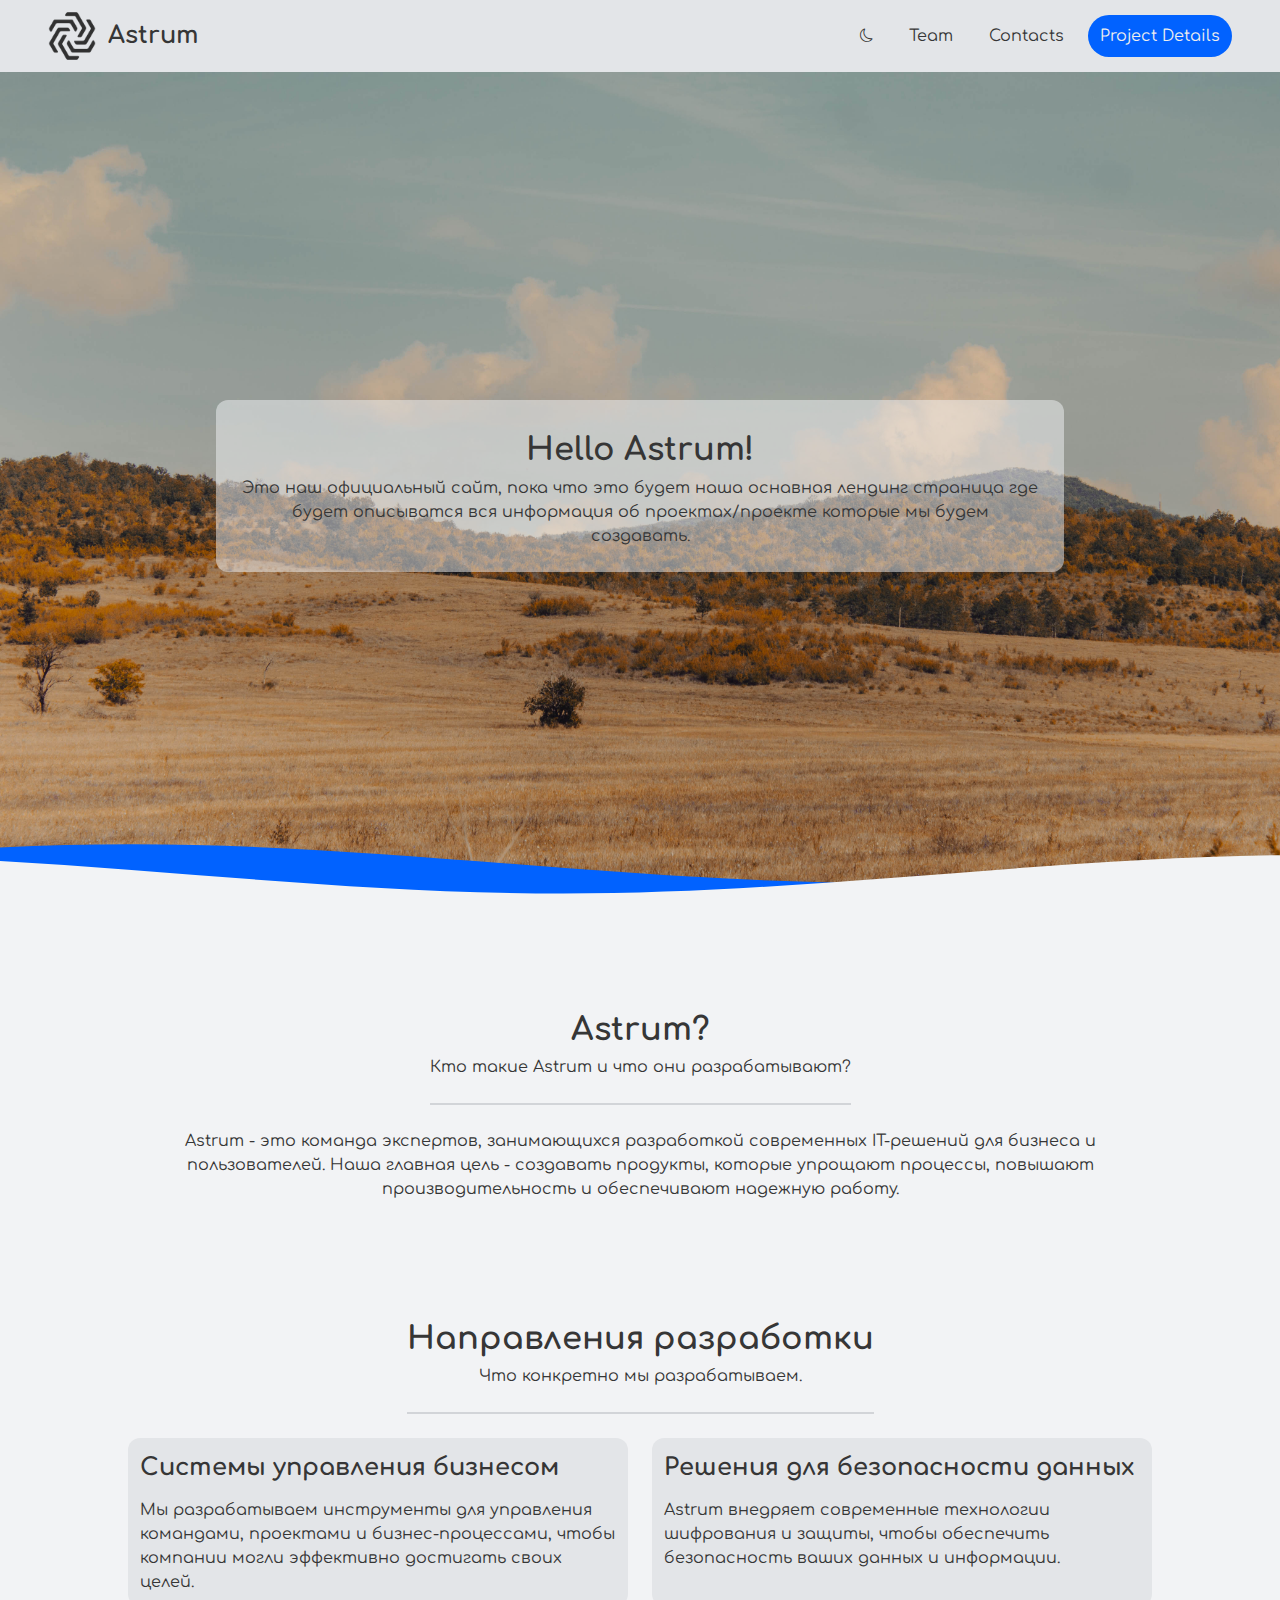
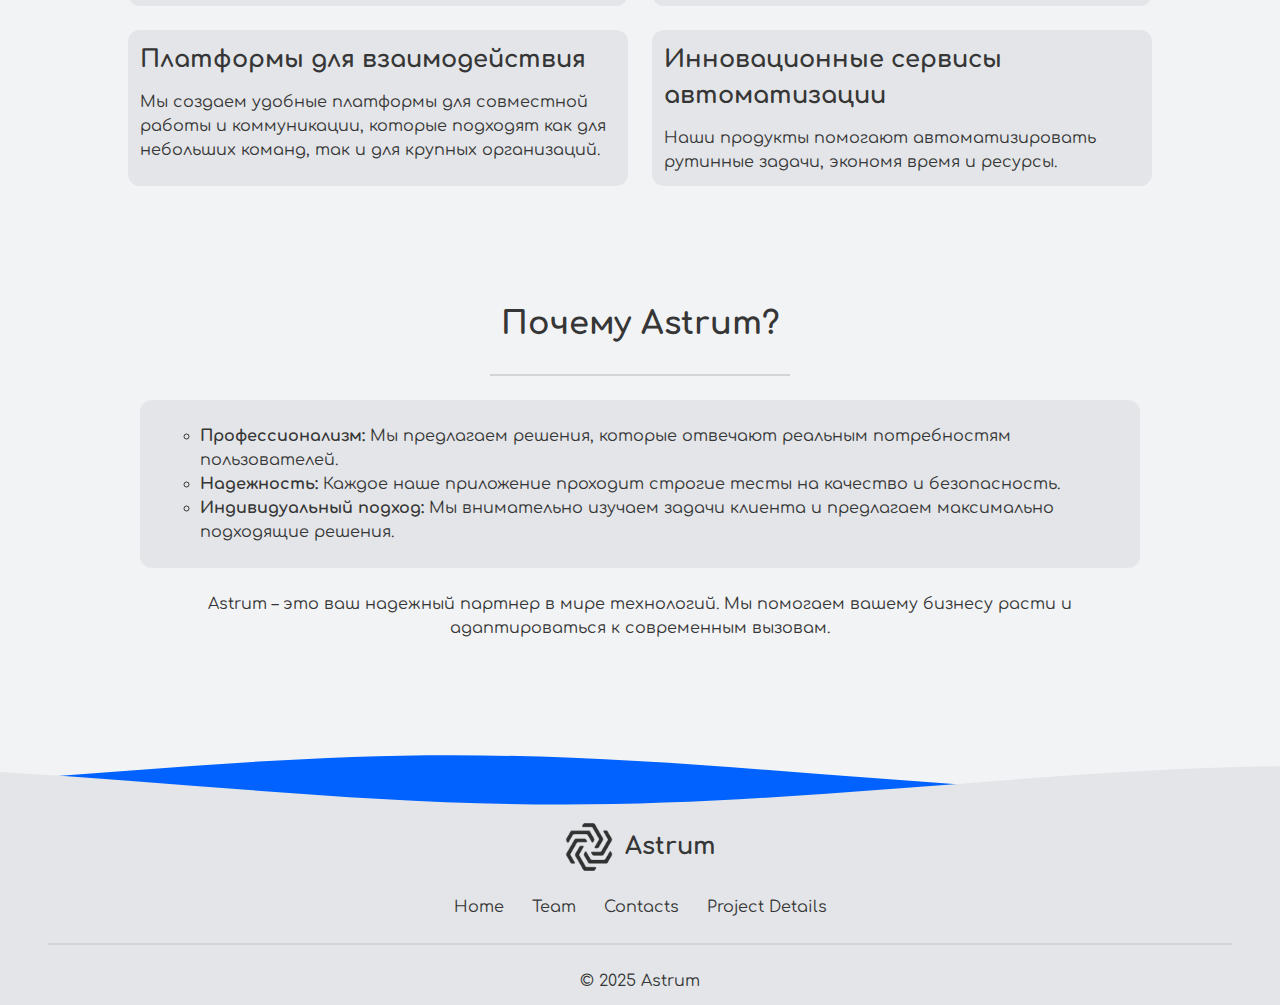
<file: index.html>
<!DOCTYPE html>
<html lang="ru">
    <head>
        <meta charset="UTF-8">
        <meta name="description" content="Astrum offers innovative technology solutions, specializing in cutting-edge software development, IT consulting, and digital transformation services to help businesses achieve success in the digital age. Explore our expertise in technology-driven growth today.">
        <meta name="keywords" content="Astrum, Projects, ASPNET, Team, Teams, Organization, Organizations, Project, Projects, Student, Students">
        <meta name="author" content="Akutor">
        <meta name="viewport" content="width=device-width, initial-scale=1.0">
        <link rel="icon" href="./favicon.ico" type="image/x-icon" />
        <title>Home | Astrum</title>
        <link rel="stylesheet" href="./css/main.css">
        <link rel="stylesheet" href="./css/default/navbar.css">
        <link rel="stylesheet" href="./css/default/footer.css">
        <link id="theme-link" rel="stylesheet" href="/css/themes/light.css">
        <link rel="stylesheet" href="./css/fonts/comfortaa.css">
    </head>
    <body>
        <header>
            <nav>
                <ul>
                    <li><div class="team-logo team-logo-medium" alt="Astrum Logo" /></li>
                    <li><h2>Astrum</h2></li>
                </ul>
                <ul>
                    <li><button id="theme-toggle-button"><span class="ai ai-moon"></span></button></a></li>
                    <li><a href="./team">Team</a></li>
                    <li><a href="./contacts">Contacts</a></li>
                    <li><a class="a-selected" href="./project-details">Project Details</a></li>
                </ul>
            </nav>
        </header>
        <main>
            <div class="main-content">
                <div class="m-8px main-content-container">
                    <h1>Hello Astrum!</h1>
                    <p>Это наш официальный сайт, пока что это будет наша оснавная лендинг страница где будет описыватся вся информация об проектах/проекте которые мы будем создавать.</p>
                </div>
                <div class="waves-container">
                    <svg style="bottom: 0; position: absolute;" class="waves animated" xmlns="http://www.w3.org/2000/svg" xmlns:xlink="http://www.w3.org/1999/xlink" viewBox="0 24 150 28" preserveAspectRatio="none">
                        <defs>
                            <path id="wave" d="M-160 44c30 0 58-18 88-18s 58 18 88 18 58-18 88-18 58 18 88 18 v44h-352z"></path>
                        </defs>
                        <g class="wave-set">
                            <g class="wave-1-container">
                                <use xlink:href="#wave" x="50" y="0" class="wave-3"></use>
                            </g>
                            <g class="wave-2-container">
                                <use xlink:href="#wave" x="50" y="5" class="wave-2"></use>
                            </g>
                        </g>
                    </svg>
                </div>
            </div>
            <br /><br /><br /><br />
            <div class="m-8px title-container">
                <div class="title-container-content">
                    <h1>Astrum?</h1>
                    <p>Кто такие Astrum и что они разрабатывают?</p>
                    <br />
                    <hr />
                </div>
            </div>
            <div class="m-8px content">
                <div class="content-container">
                    <p>Astrum - это команда экспертов, занимающихся разработкой современных IT-решений для бизнеса и пользователей. Наша главная цель - создавать продукты, которые упрощают процессы, повышают производительность и обеспечивают надежную работу.</p>
                </div>
            </div>
            <br /><br /><br /><br />
            <div class="m-8px title-container">
                <div class="title-container-content">
                    <h1>Направления разработки</h1>
                    <p>Что конкретно мы разрабатываем.</p>
                    <br />
                    <hr />
                </div>
            </div>
            <div class="m-8px cards-container">
                <div class="card">
                    <h2>Системы управления бизнесом</h2>
                    <p>Мы разрабатываем инструменты для управления командами, проектами и бизнес-процессами, чтобы компании могли эффективно достигать своих целей.</p>
                </div>
                <div class="card">
                    <h2>Решения для безопасности данных</h2>
                    <p>Astrum внедряет современные технологии шифрования и защиты, чтобы обеспечить безопасность ваших данных и информации.</p>
                </div>
                <div class="card">
                    <h2>Платформы для взаимодействия</h2>
                    <p>Мы создаем удобные платформы для совместной работы и коммуникации, которые подходят как для небольших команд, так и для крупных организаций.</p>
                </div>
                <div class="card">
                    <h2>Инновационные сервисы автоматизации</h2>
                    <p>Наши продукты помогают автоматизировать рутинные задачи, экономя время и ресурсы.</p>
                </div>
            </div>
            <br /><br /><br /><br />
            <div class="m-8px title-container">
                <div class="title-container-content">
                    <h1>Почему Astrum?</h1>
                    <br />
                    <hr />
                </div>
            </div>
            <div class="m-8px content">
                <div class="content-container">
                    <div class="card">
                        <p>
                            <ul style="margin-left: 48px;">
                                <li style="list-style: circle;"><p><strong>Профессионализм:</strong> Мы предлагаем решения, которые отвечают реальным потребностям пользователей.</p></li>
                                <li style="list-style: circle;"><p><strong>Надежность:</strong> Каждое наше приложение проходит строгие тесты на качество и безопасность.</p></li>
                                <li style="list-style: circle;"><p><strong>Индивидуальный подход:</strong> Мы внимательно изучаем задачи клиента и предлагаем максимально подходящие решения.</p></li>
                            </ul>
                        </p>
                    </div>
                    <br />
                    <p>Astrum – это ваш надежный партнер в мире технологий. Мы помогаем вашему бизнесу расти и адаптироваться к современным вызовам.</p>
                </div>
            </div>
            <br /><br /><br /><br />
            <div class="waves-container">
                <svg style="transform: translateY(7px);" class="waves animated" xmlns="http://www.w3.org/2000/svg" xmlns:xlink="http://www.w3.org/1999/xlink" viewBox="0 24 150 28" preserveAspectRatio="none">
                    <defs>
                        <path id="wave" d="M-160 44c30 0 58-18 88-18s 58 18 88 18 58-18 88-18 58 18 88 18 v44h-352z"></path>
                    </defs>
                    <g class="wave-set">
                        <g class="wave-3-container">
                            <use xlink:href="#wave" x="50" y="0" class="wave-1"></use>
                        </g>
                        <g class="wave-4-container">
                            <use xlink:href="#wave" x="50" y="5" class="wave-4"></use>
                        </g>
                    </g>
                </svg>
            </div>
        </main>
        <footer>
            <div class="footer-logo">
                <ul>
                    <li><div class="team-logo team-logo-medium" alt="Astrum Logo" /></li>
                    <li><h2>Astrum</h2></li>
                </ul>
            </div>
            <div class="footer-links">
                <ul>
                    <li><a class="button" href="./home.html">Home</a></li>
                    <li><a class="button" href="./team.html">Team</a></li>
                    <li><a class="button" href="./contacts.html">Contacts</a></li>
                    <li><a class="button" href="./project-details.html">Project Details</a></li>
                </ul>
            </div>
            <hr>
            <div class="footer-contacts">
                <p>&copy; 2025 Astrum</p>
            </div>
        </footer>
        <script src="./js/change_theme.js"></script>
        <script src="./js/navbar-height.js"></script>
    </body>
</html>
</file>
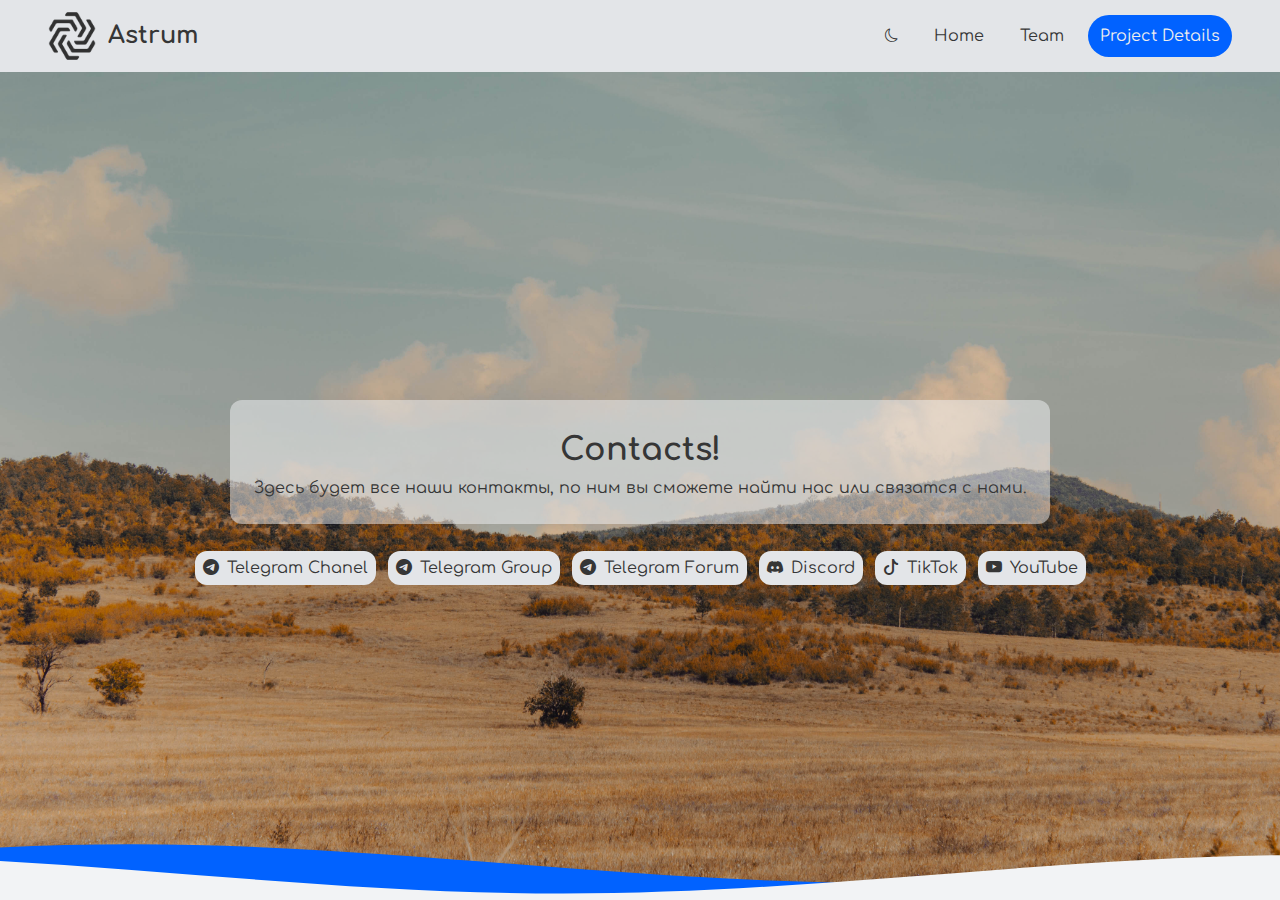
<file: contacts.html>
<!DOCTYPE html>
<html lang="ru">
    <head>
        <meta charset="UTF-8">
        <meta name="viewport" content="width=device-width, initial-scale=1.0">
        <link rel="icon" href="./favicon.ico" type="image/x-icon" />
        <meta name="description" content="Get in touch with Astrum. Whether you need expert IT consulting, software development, or digital transformation services, our team is ready to help your business grow. Contact us today!">
        <meta name="keywords" content="Astrum, Projects, ASPNET, Team, Teams, Organization, Organizations, Project, Projects, Student, Students">
        <meta name="author" content="Akutor">
        <title>Contacts | Astrum</title>
        <link rel="stylesheet" href="./css/main.css">
        <link rel="stylesheet" href="./css/default/navbar.css">
        <link rel="stylesheet" href="./css/default/footer.css">
        <link rel="stylesheet" href="./css/fonts/icons.css">
        <link id="theme-link" rel="stylesheet" href="/css/themes/light.css">
        <link rel="stylesheet" href="./css/fonts/comfortaa.css">
    </head>
    <body>
        <header>
            <nav>
                <ul>
                    <li><div class="team-logo team-logo-medium" alt="Astrum Logo" /></li>
                    <li><h2>Astrum</h2></li>
                </ul>
                <ul>
                    <li><button id="theme-toggle-button"><span class="ai ai-moon"></span></button></a></li>
                    <li><a href="./">Home</a></li>
                    <li><a href="./team">Team</a></li>
                    <li><a class="a-selected" href="./project-details">Project Details</a></li>
                </ul>
            </nav>
        </header>
        <main>
            <div class="main-content">
                <div class="m-8px main-content-container">
                    <h1>Contacts!</h1>
                    <p>Здесь будет все наши контакты, по ним вы сможете найти нас или связатся с нами.</p>
                </div>
                <br />
                <div>
                    <ul style="display: flex; flex-wrap: wrap;justify-content: center; grid-gap: 12px;">
                        <li><a class="a-selected-light button" href="https://t.me/astrum_dev"><span class="ai ai-telegram"></span>Telegram Chanel</a></li>
                        <li><a class="a-selected-light button" href="https://t.me/+f3cpnGwHVQAwNzk6"><span class="ai ai-telegram"></span>Telegram Group</a></li>
                        <li><a class="a-selected-light button" href="https://t.me/astrumComm"><span class="ai ai-telegram"></span>Telegram Forum</a></li>
                        <li><a class="a-selected-light button" href="https://discord.gg/7ZmsjZNkY4"><span class="ai ai-discord"></span>Discord</a></li>
                        <li><a class="a-selected-light button" href="https://www.tiktok.com/@astrum_std"><span class="ai ai-tiktok"></span>TikTok</a></li>
                        <li><a class="a-selected-light button" href="https://www.youtube.com/@astrum-std"><span class="ai ai-youtube"></span>YouTube</a></li>
                    </ul>
                </div>
                <div class="waves-container">
                    <svg style="bottom: 0; position: absolute;" class="waves animated" xmlns="http://www.w3.org/2000/svg" xmlns:xlink="http://www.w3.org/1999/xlink" viewBox="0 24 150 28" preserveAspectRatio="none">
                        <defs>
                            <path id="wave" d="M-160 44c30 0 58-18 88-18s 58 18 88 18 58-18 88-18 58 18 88 18 v44h-352z"></path>
                        </defs>
                        <g class="wave-set">
                            <g class="wave-1-container">
                                <use xlink:href="#wave" x="50" y="0" class="wave-3"></use>
                            </g>
                            <g class="wave-2-container">
                                <use xlink:href="#wave" x="50" y="5" class="wave-2"></use>
                            </g>
                        </g>
                    </svg>
                </div>
            </div>
        </main>
        <script src="./js/change_theme.js"></script>
        <script src="./js/navbar-height.js"></script>
    </body>
</html>
</file>
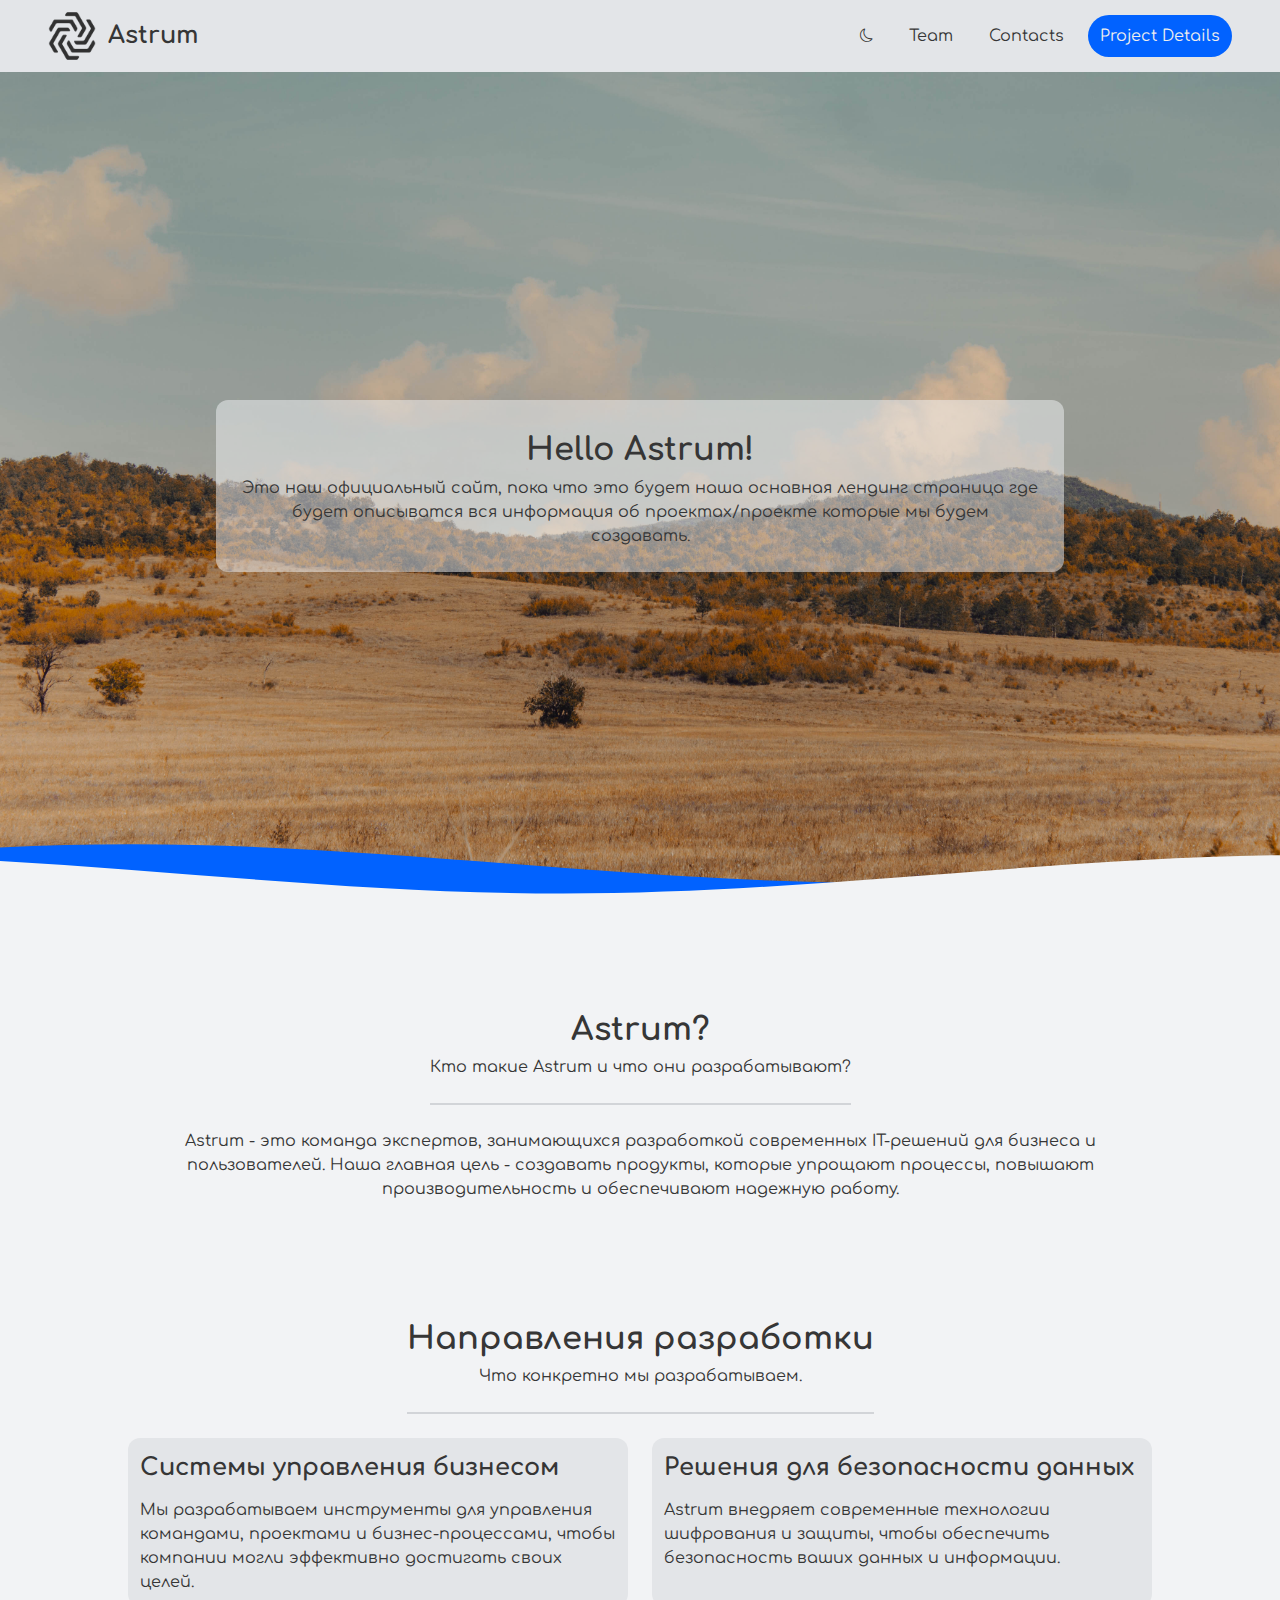
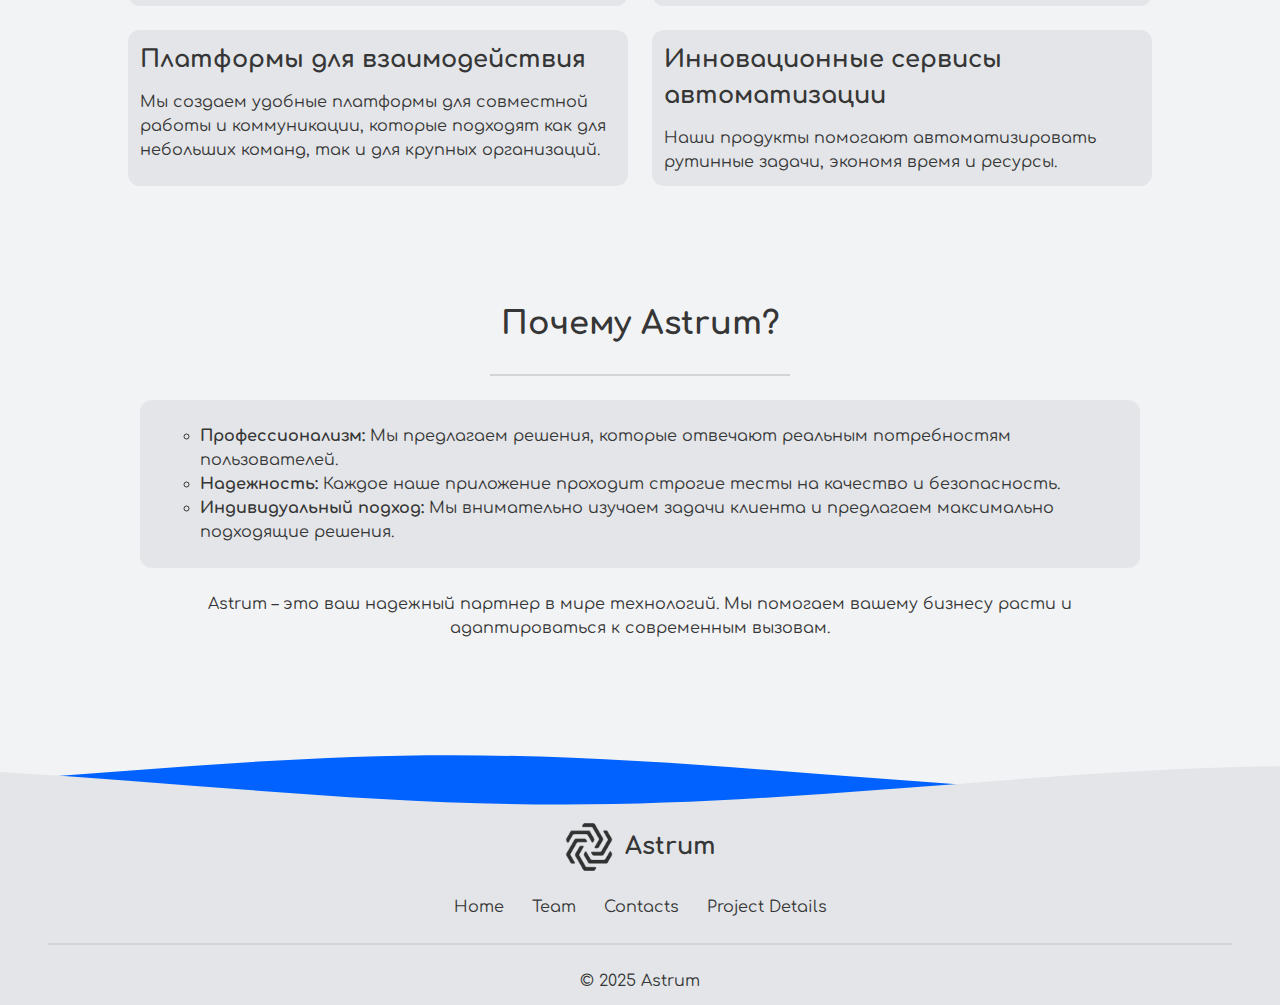
<file: home.html>
<!DOCTYPE html>
<html lang="ru">
    <head>
        <meta charset="UTF-8">
        <meta name="viewport" content="width=device-width, initial-scale=1.0">
        <link rel="icon" href="./favicon.ico" type="image/x-icon" />
        <title>Home | Astrum</title>
        <link rel="stylesheet" href="./css/main.css">
        <link rel="stylesheet" href="./css/default/navbar.css">
        <link rel="stylesheet" href="./css/default/footer.css">
        <link id="theme-link" rel="stylesheet" href="/css/themes/light.css">
        <link rel="stylesheet" href="./css/fonts/comfortaa.css">
    </head>
    <body>
        <header>
            <nav>
                <ul>
                    <li><div class="team-logo team-logo-medium" alt="Astrum Logo" /></li>
                    <li><h2>Astrum</h2></li>
                </ul>
                <ul>
                    <li><button id="theme-toggle-button"><span class="ai ai-moon"></span></button></a></li>
                    <li><a href="./team">Team</a></li>
                    <li><a href="./contacts">Contacts</a></li>
                    <li><a class="a-selected" href="./project-details">Project Details</a></li>
                </ul>
            </nav>
        </header>
        <main>
            <div class="main-content">
                <div class="m-8px main-content-container">
                    <h1>Hello Astrum!</h1>
                    <p>Это наш официальный сайт, пока что это будет наша оснавная лендинг страница где будет описыватся вся информация об проектах/проекте которые мы будем создавать.</p>
                </div>
                <div class="waves-container">
                    <svg style="bottom: 0; position: absolute;" class="waves animated" xmlns="http://www.w3.org/2000/svg" xmlns:xlink="http://www.w3.org/1999/xlink" viewBox="0 24 150 28" preserveAspectRatio="none">
                        <defs>
                            <path id="wave" d="M-160 44c30 0 58-18 88-18s 58 18 88 18 58-18 88-18 58 18 88 18 v44h-352z"></path>
                        </defs>
                        <g class="wave-set">
                            <g class="wave-1-container">
                                <use xlink:href="#wave" x="50" y="0" class="wave-3"></use>
                            </g>
                            <g class="wave-2-container">
                                <use xlink:href="#wave" x="50" y="5" class="wave-2"></use>
                            </g>
                        </g>
                    </svg>
                </div>
            </div>
            <br /><br /><br /><br />
            <div class="m-8px title-container">
                <div class="title-container-content">
                    <h1>Astrum?</h1>
                    <p>Кто такие Astrum и что они разрабатывают?</p>
                    <br />
                    <hr />
                </div>
            </div>
            <div class="m-8px content">
                <div class="content-container">
                    <p>Astrum - это команда экспертов, занимающихся разработкой современных IT-решений для бизнеса и пользователей. Наша главная цель - создавать продукты, которые упрощают процессы, повышают производительность и обеспечивают надежную работу.</p>
                </div>
            </div>
            <br /><br /><br /><br />
            <div class="m-8px title-container">
                <div class="title-container-content">
                    <h1>Направления разработки</h1>
                    <p>Что конкретно мы разрабатываем.</p>
                    <br />
                    <hr />
                </div>
            </div>
            <div class="m-8px cards-container">
                <div class="card">
                    <h2>Системы управления бизнесом</h2>
                    <p>Мы разрабатываем инструменты для управления командами, проектами и бизнес-процессами, чтобы компании могли эффективно достигать своих целей.</p>
                </div>
                <div class="card">
                    <h2>Решения для безопасности данных</h2>
                    <p>Astrum внедряет современные технологии шифрования и защиты, чтобы обеспечить безопасность ваших данных и информации.</p>
                </div>
                <div class="card">
                    <h2>Платформы для взаимодействия</h2>
                    <p>Мы создаем удобные платформы для совместной работы и коммуникации, которые подходят как для небольших команд, так и для крупных организаций.</p>
                </div>
                <div class="card">
                    <h2>Инновационные сервисы автоматизации</h2>
                    <p>Наши продукты помогают автоматизировать рутинные задачи, экономя время и ресурсы.</p>
                </div>
            </div>
            <br /><br /><br /><br />
            <div class="m-8px title-container">
                <div class="title-container-content">
                    <h1>Почему Astrum?</h1>
                    <br />
                    <hr />
                </div>
            </div>
            <div class="m-8px content">
                <div class="content-container">
                    <div class="card">
                        <p>
                            <ul style="margin-left: 48px;">
                                <li style="list-style: circle;"><p><strong>Профессионализм:</strong> Мы предлагаем решения, которые отвечают реальным потребностям пользователей.</p></li>
                                <li style="list-style: circle;"><p><strong>Надежность:</strong> Каждое наше приложение проходит строгие тесты на качество и безопасность.</p></li>
                                <li style="list-style: circle;"><p><strong>Индивидуальный подход:</strong> Мы внимательно изучаем задачи клиента и предлагаем максимально подходящие решения.</p></li>
                            </ul>
                        </p>
                    </div>
                    <br />
                    <p>Astrum – это ваш надежный партнер в мире технологий. Мы помогаем вашему бизнесу расти и адаптироваться к современным вызовам.</p>
                </div>
            </div>
            <br /><br /><br /><br />
            <div class="waves-container">
                <svg style="transform: translateY(7px);" class="waves animated" xmlns="http://www.w3.org/2000/svg" xmlns:xlink="http://www.w3.org/1999/xlink" viewBox="0 24 150 28" preserveAspectRatio="none">
                    <defs>
                        <path id="wave" d="M-160 44c30 0 58-18 88-18s 58 18 88 18 58-18 88-18 58 18 88 18 v44h-352z"></path>
                    </defs>
                    <g class="wave-set">
                        <g class="wave-3-container">
                            <use xlink:href="#wave" x="50" y="0" class="wave-1"></use>
                        </g>
                        <g class="wave-4-container">
                            <use xlink:href="#wave" x="50" y="5" class="wave-4"></use>
                        </g>
                    </g>
                </svg>
            </div>
        </main>
        <footer>
            <div class="footer-logo">
                <ul>
                    <li><div class="team-logo team-logo-medium" alt="Astrum Logo" /></li>
                    <li><h2>Astrum</h2></li>
                </ul>
            </div>
            <div class="footer-links">
                <ul>
                    <li><a class="button" href="./home.html">Home</a></li>
                    <li><a class="button" href="./team.html">Team</a></li>
                    <li><a class="button" href="./contacts.html">Contacts</a></li>
                    <li><a class="button" href="./project-details.html">Project Details</a></li>
                </ul>
            </div>
            <hr>
            <div class="footer-contacts">
                <p>&copy; 2025 Astrum</p>
            </div>
        </footer>
        <script src="./js/change_theme.js"></script>
        <script src="./js/navbar-height.js"></script>
    </body>
</html>
</file>
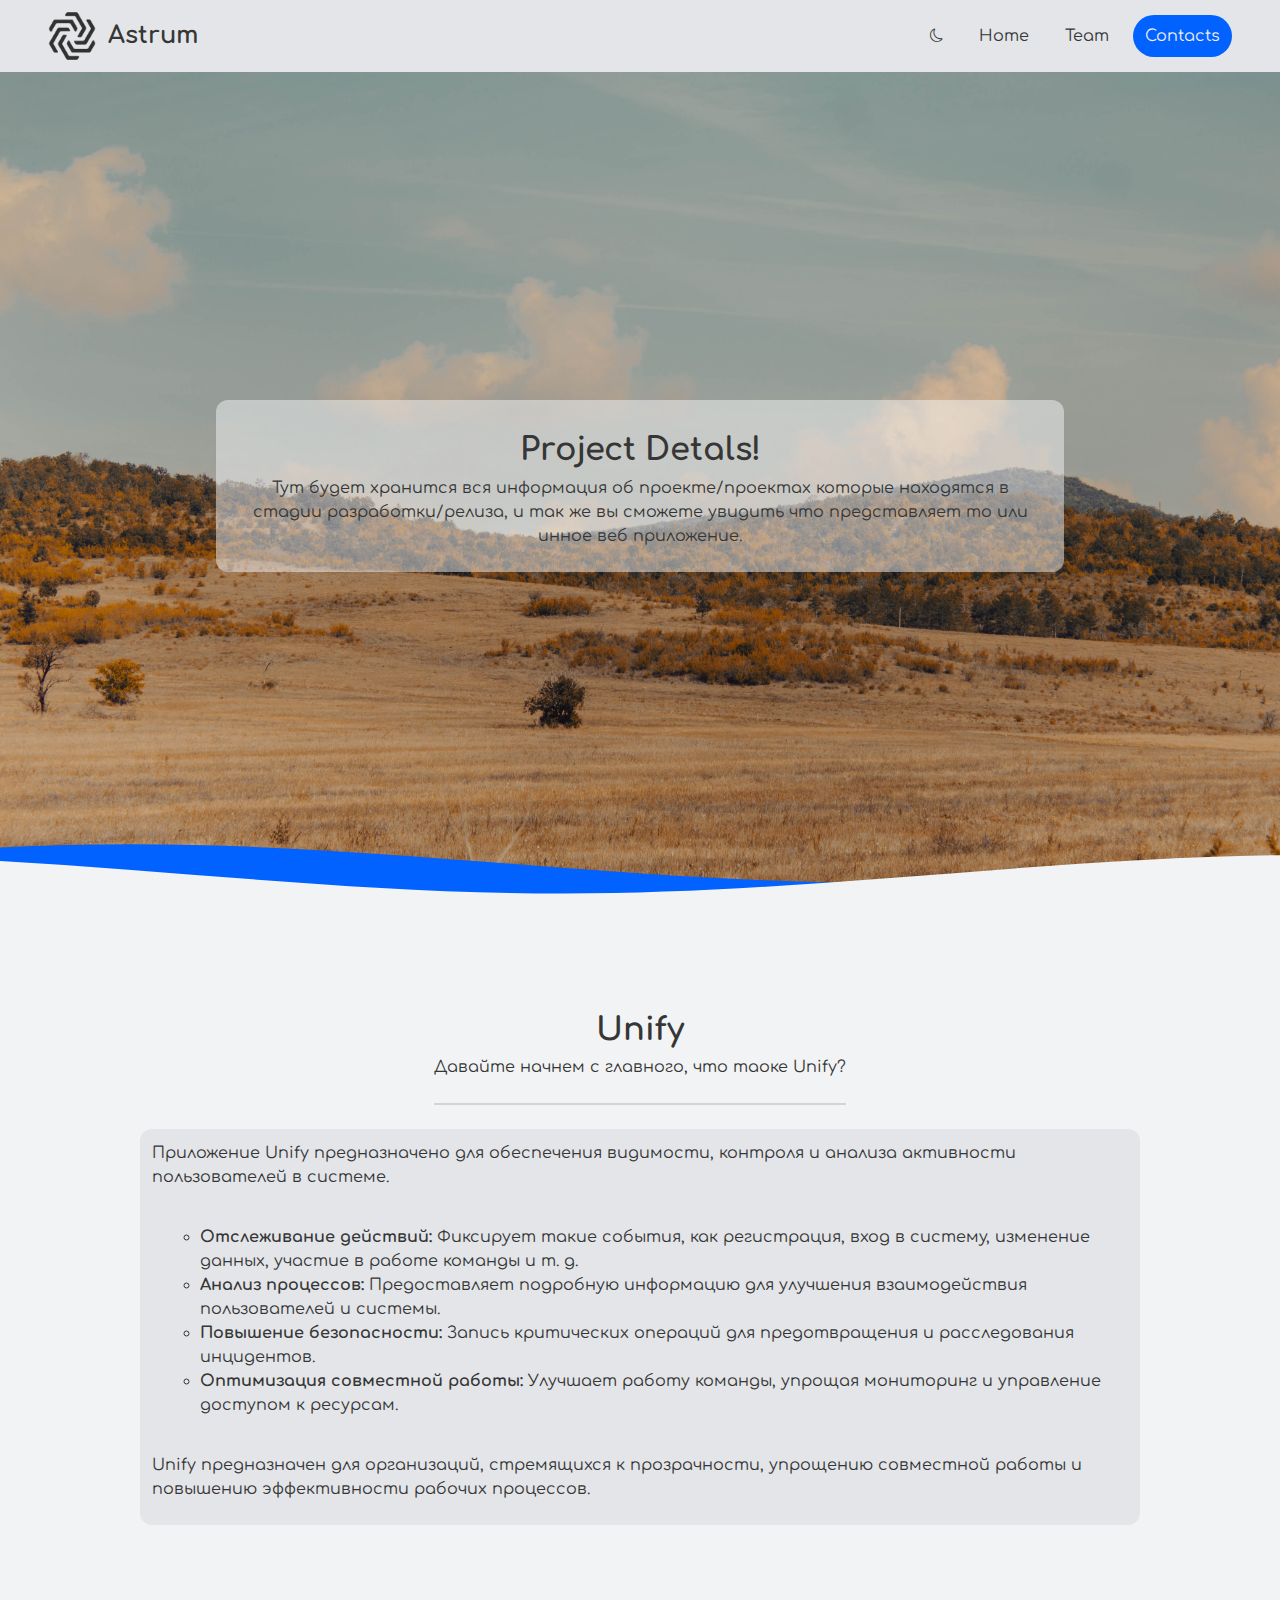
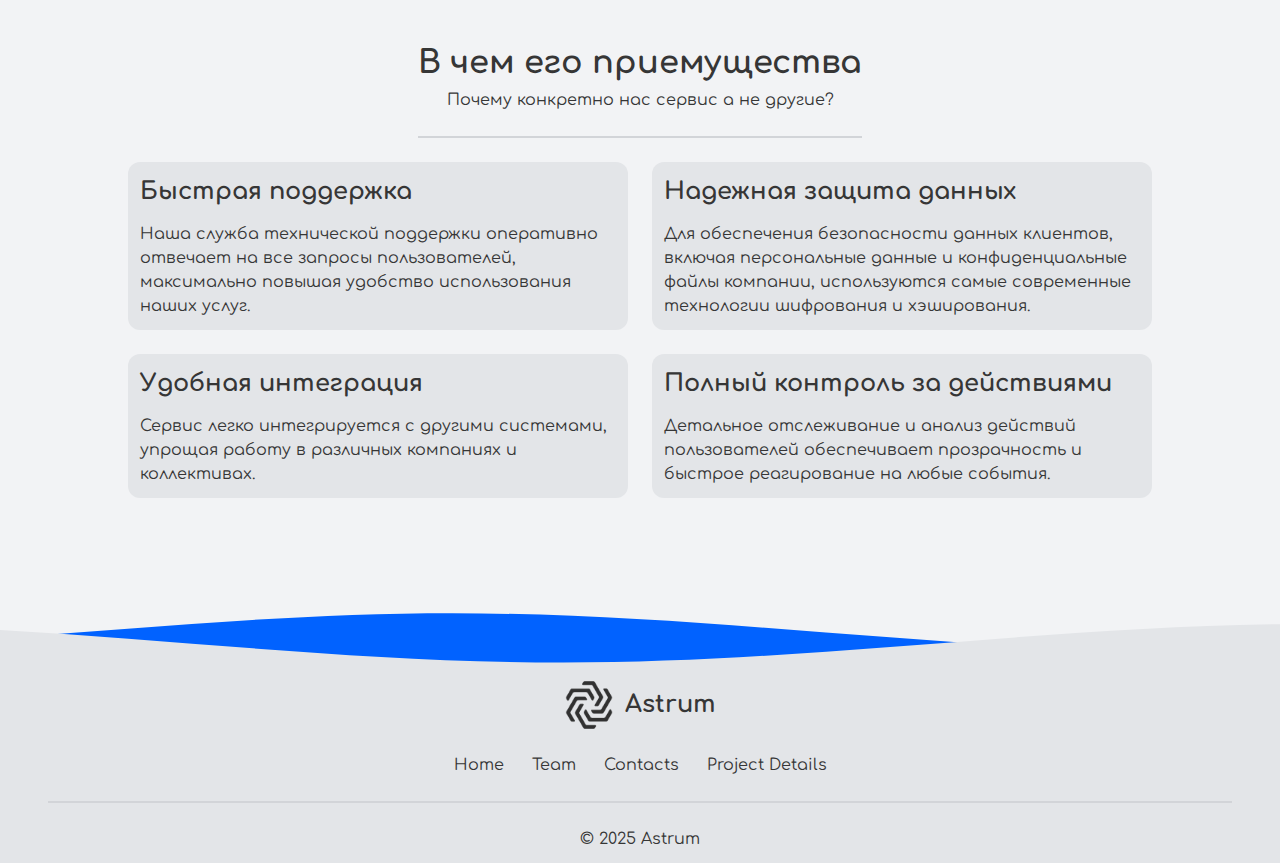
<file: project-details.html>
<!DOCTYPE html>
<html lang="ru">
    <head>
        <meta charset="UTF-8">
        <meta name="description" content="Explore Astrum's successful project portfolio. Discover how our innovative solutions in software development and IT consulting have helped clients achieve digital transformation and business growth.">
        <meta name="keywords" content="Astrum, Projects, ASPNET, Team, Teams, Organization, Organizations, Project, Projects, Student, Students">
        <meta name="author" content="Akutor">
        <meta name="viewport" content="width=device-width, initial-scale=1.0">
        <link rel="icon" href="./favicon.ico" type="image/x-icon" />
        <title>Project Detals | Astrum</title>
        <link rel="stylesheet" href="./css/main.css">
        <link rel="stylesheet" href="./css/default/navbar.css">
        <link rel="stylesheet" href="./css/default/footer.css">
        <link id="theme-link" rel="stylesheet" href="/css/themes/light.css">
        <link rel="stylesheet" href="./css/fonts/comfortaa.css">
    </head>
    <body>
        <header>
            <nav>
                <ul>
                    <li><div class="team-logo team-logo-medium" alt="Astrum Logo" /></li>
                    <li><h2>Astrum</h2></li>
                </ul>
                <ul>
                    <li><button id="theme-toggle-button"><span class="ai ai-moon"></span></button></a></li>
                    <li><a href="./">Home</a></li>
                    <li><a href="./team">Team</a></li>
                    <li><a class="a-selected" href="./contacts">Contacts</a></li>
                </ul>
            </nav>
        </header>
        <main>
            <div class="main-content">
                <div class="m-8px main-content-container">
                    <h1>Project Detals!</h1>
                    <p>Тут будет хранится вся информация об проекте/проектах которые находятся в стадии разработки/релиза, и так же вы сможете увидить что представляет то или инное веб приложение.</p>
                </div>
                <div class="waves-container">
                    <svg style="bottom: 0; position: absolute;" class="waves animated" xmlns="http://www.w3.org/2000/svg" xmlns:xlink="http://www.w3.org/1999/xlink" viewBox="0 24 150 28" preserveAspectRatio="none">
                        <defs>
                            <path id="wave" d="M-160 44c30 0 58-18 88-18s 58 18 88 18 58-18 88-18 58 18 88 18 v44h-352z"></path>
                        </defs>
                        <g class="wave-set">
                            <g class="wave-1-container">
                                <use xlink:href="#wave" x="50" y="0" class="wave-3"></use>
                            </g>
                            <g class="wave-2-container">
                                <use xlink:href="#wave" x="50" y="5" class="wave-2"></use>
                            </g>
                        </g>
                    </svg>
                </div>
            </div>
            <br /><br /><br /><br />
            <div class="m-8px title-container">
                <div class="title-container-content">
                    <h1>Unify</h1>
                    <p>Давайте начнем с главного, что таоке Unify?</p>
                    <br />
                    <hr />
                </div>
            </div>
            <div class="m-8px content">
                <div class="content-container">
                    <div class="card">
                        <p>
                            Приложение Unify предназначено для обеспечения видимости, контроля и анализа активности пользователей в системе.
                            <br /><br />
                            <ul style="margin-left: 48px;">
                                <li style="list-style: circle;"><p><strong>Отслеживание действий:</strong> Фиксирует такие события, как регистрация, вход в систему, изменение данных, участие в работе команды и т. д.</p></li>
                                <li style="list-style: circle;"><p><strong>Анализ процессов:</strong> Предоставляет подробную информацию для улучшения взаимодействия пользователей и системы.</p></li>
                                <li style="list-style: circle;"><p><strong>Повышение безопасности:</strong> Запись критических операций для предотвращения и расследования инцидентов.</p></li>
                                <li style="list-style: circle;"><p><strong>Оптимизация совместной работы:</strong> Улучшает работу команды, упрощая мониторинг и управление доступом к ресурсам.</p></li>
                            </ul>
                            <br />
                            Unify предназначен для организаций, стремящихся к прозрачности, упрощению совместной работы и повышению эффективности рабочих процессов.
                        </p>
                    </div>
                </div>
            </div>
            <br /><br /><br /><br />
            <div class="m-8px title-container">
                <div class="title-container-content">
                    <h1>В чем его приемущества</h1>
                    <p>Почему конкретно нас сервис а не другие?</p>
                    <br />
                    <hr />
                </div>
            </div>
            <div class="m-8px cards-container">
                <div class="card">
                    <h2>Быстрая поддержка</h2>
                    <p>Наша служба технической поддержки оперативно отвечает на все запросы пользователей, максимально повышая удобство использования наших услуг.</p>
                </div>
                <div class="card">
                    <h2>Надежная защита данных</h2>
                    <p>Для обеспечения безопасности данных клиентов, включая персональные данные и конфиденциальные файлы компании, используются самые современные технологии шифрования и хэширования.</p>
                </div>
                <div class="card">
                    <h2>Удобная интеграция</h2>
                    <p>Сервис легко интегрируется с другими системами, упрощая работу в различных компаниях и коллективах.</p>
                </div>
                <div class="card">
                    <h2>Полный контроль за действиями</h2>
                    <p>Детальное отслеживание и анализ действий пользователей обеспечивает прозрачность и быстрое реагирование на любые события.</p>
                </div>
            </div>
            <br /><br /><br /><br />
            <div class="waves-container">
                <svg style="transform: translateY(7px);" class="waves animated" xmlns="http://www.w3.org/2000/svg" xmlns:xlink="http://www.w3.org/1999/xlink" viewBox="0 24 150 28" preserveAspectRatio="none">
                    <defs>
                        <path id="wave" d="M-160 44c30 0 58-18 88-18s 58 18 88 18 58-18 88-18 58 18 88 18 v44h-352z"></path>
                    </defs>
                    <g class="wave-set">
                        <g class="wave-3-container">
                            <use xlink:href="#wave" x="50" y="0" class="wave-1"></use>
                        </g>
                        <g class="wave-4-container">
                            <use xlink:href="#wave" x="50" y="5" class="wave-4"></use>
                        </g>
                    </g>
                </svg>
            </div>
        </main>
        <footer>
            <div class="footer-logo">
                <ul>
                    <li><div class="team-logo team-logo-medium" alt="Astrum Logo" /></li>
                    <li><h2>Astrum</h2></li>
                </ul>
            </div>
            <div class="footer-links">
                <ul>
                    <li><a class="button" href="./home.html">Home</a></li>
                    <li><a class="button" href="./team.html">Team</a></li>
                    <li><a class="button" href="./contacts.html">Contacts</a></li>
                    <li><a class="button" href="./project-details.html">Project Details</a></li>
                </ul>
            </div>
            <hr>
            <div class="footer-contacts">
                <p>&copy; 2025 Astrum</p>
            </div>
        </footer>
        <script src="./js/change_theme.js"></script>
        <script src="./js/navbar-height.js"></script>
    </body>
</html>
</file>
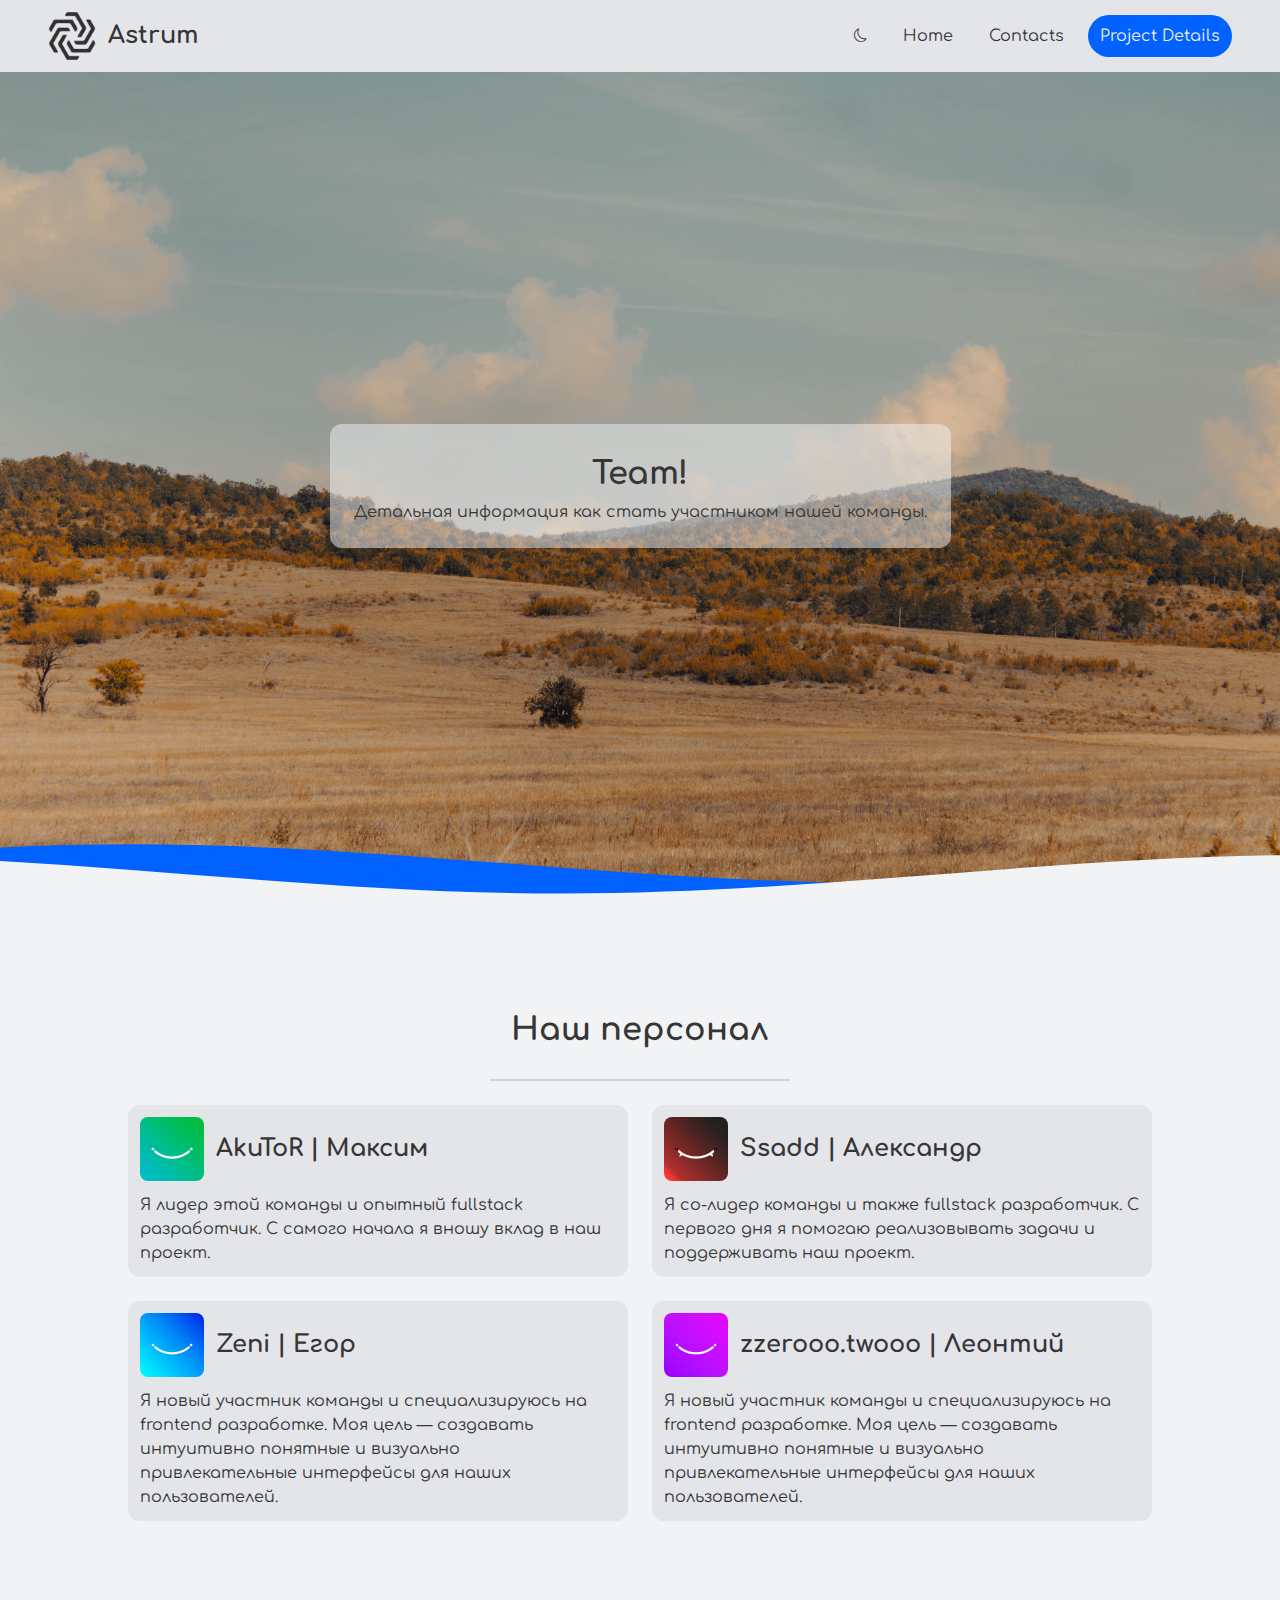
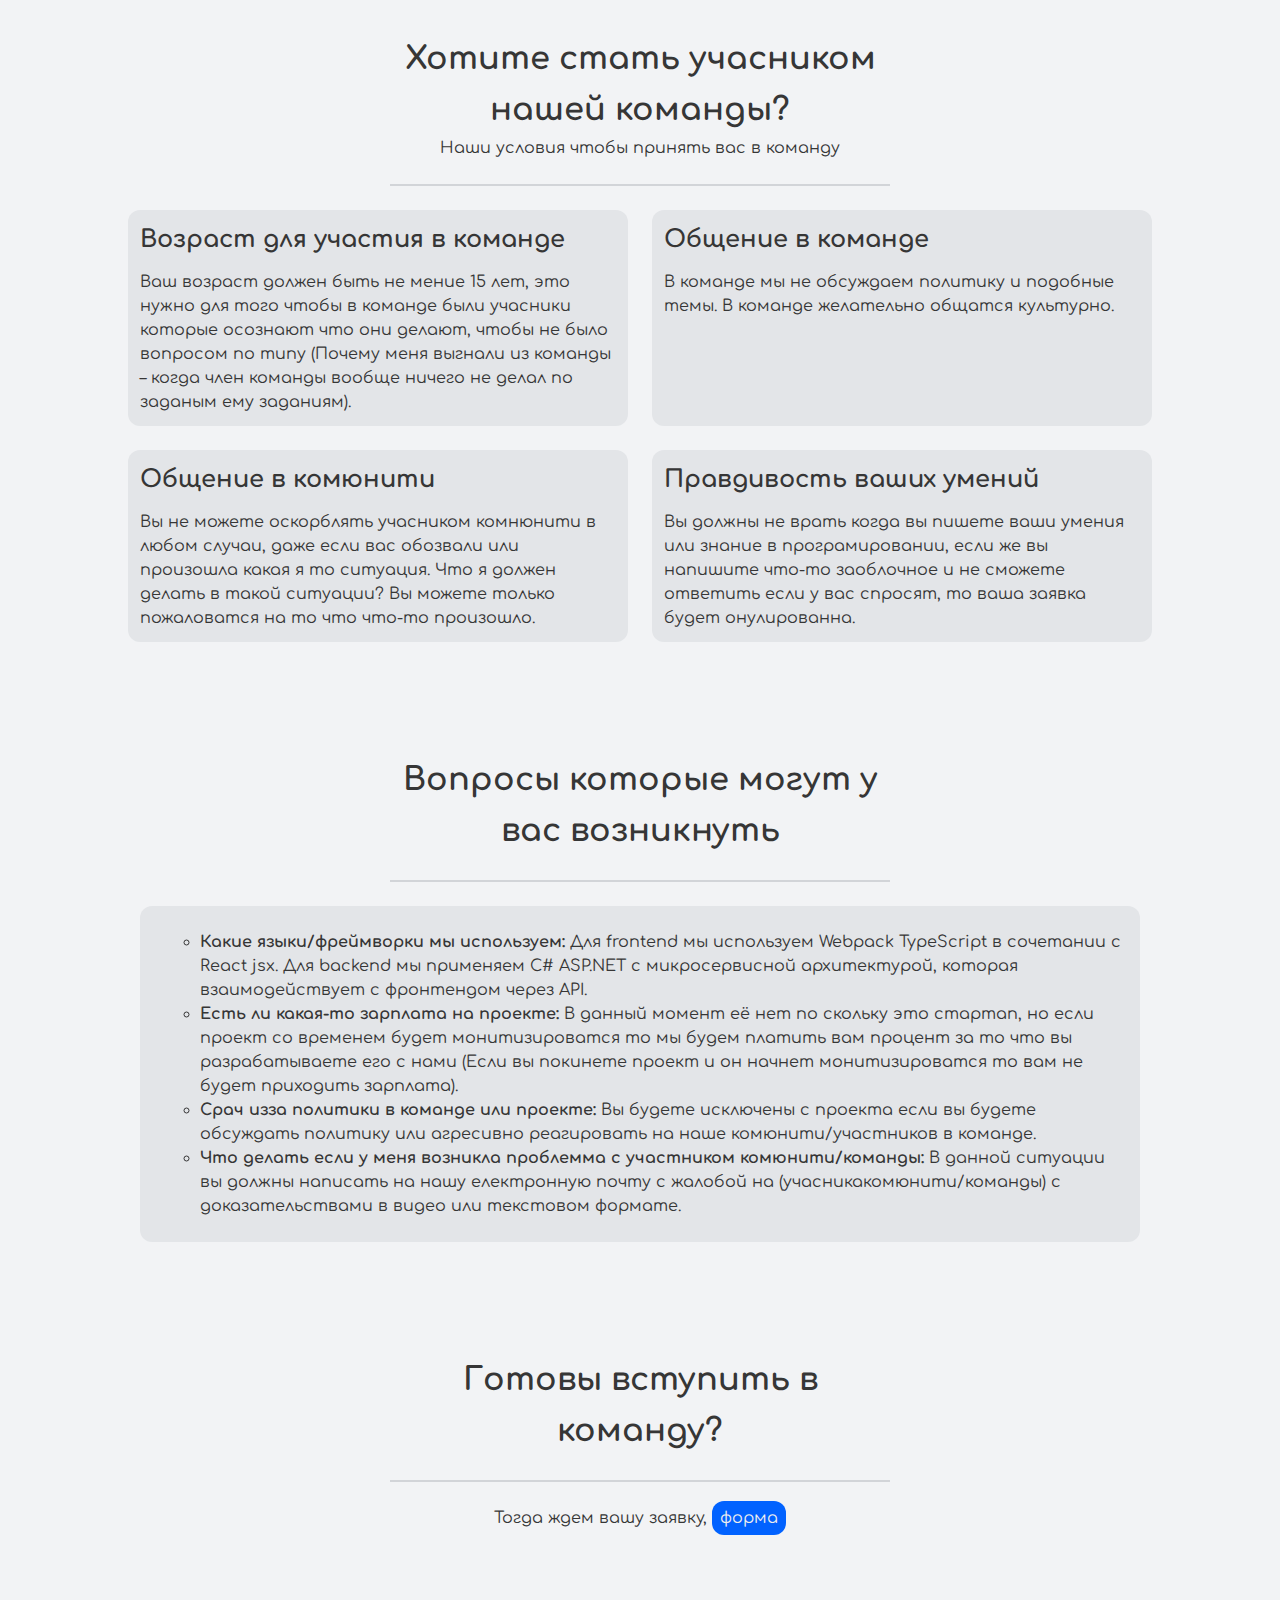
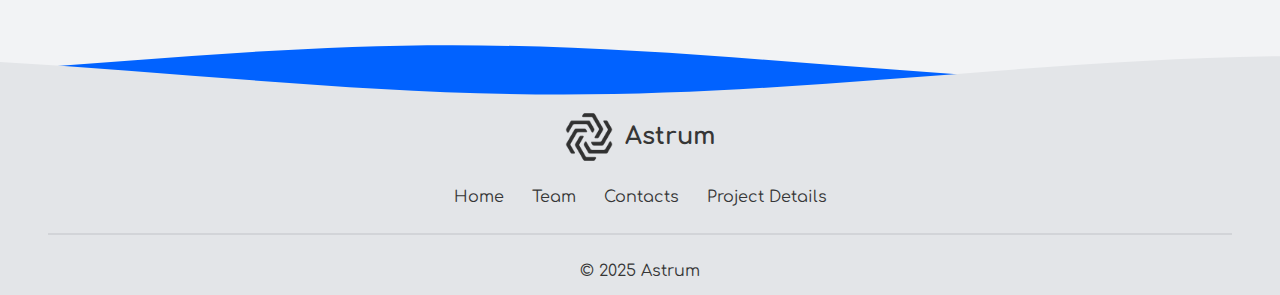
<file: team.html>
<!DOCTYPE html>
<html lang="ru">
    <head>
        <meta charset="UTF-8">
        <meta name="description" content="Meet the expert team at Astrum. Our skilled professionals specialize in software development, IT consulting, and digital transformation, driving innovation and business success.">
        <meta name="keywords" content="Astrum, Projects, ASPNET, Team, Teams, Organization, Organizations, Project, Projects, Student, Students">
        <meta name="author" content="Akutor">
        <meta name="viewport" content="width=device-width, initial-scale=1.0">
        <link rel="icon" href="./favicon.ico" type="image/x-icon" />
        <title>Home | Astrum</title>
        <link rel="stylesheet" href="./css/main.css">
        <link rel="stylesheet" href="./css/default/navbar.css">
        <link rel="stylesheet" href="./css/default/footer.css">
        <link id="theme-link" rel="stylesheet" href="/css/themes/light.css">
        <link rel="stylesheet" href="./css/fonts/comfortaa.css">
    </head>
    <body>
        <header>
            <nav>
                <ul>
                    <li><div class="team-logo team-logo-medium" alt="Astrum Logo" /></li>
                    <li><h2>Astrum</h2></li>
                </ul>
                <ul>
                    <li><button id="theme-toggle-button"><span class="ai ai-moon"></span></button></a></li>
                    <li><a href="./">Home</a></li>
                    <li><a href="./contacts">Contacts</a></li>
                    <li><a class="a-selected" href="./project-details">Project Details</a></li>
                </ul>
            </nav>
        </header>
        <main>
            <div class="main-content">
                <div class="m-8px main-content-container">
                    <h1>Team!</h1>
                    <p>Детальная информация как стать участником нашей команды.</p>
                </div>
                <div class="waves-container">
                    <svg style="bottom: 0; position: absolute;" class="waves animated" xmlns="http://www.w3.org/2000/svg" xmlns:xlink="http://www.w3.org/1999/xlink" viewBox="0 24 150 28" preserveAspectRatio="none">
                        <defs>
                            <path id="wave" d="M-160 44c30 0 58-18 88-18s 58 18 88 18 58-18 88-18 58 18 88 18 v44h-352z"></path>
                        </defs>
                        <g class="wave-set">
                            <g class="wave-1-container">
                                <use xlink:href="#wave" x="50" y="0" class="wave-3"></use>
                            </g>
                            <g class="wave-2-container">
                                <use xlink:href="#wave" x="50" y="5" class="wave-2"></use>
                            </g>
                        </g>
                    </svg>
                </div>
            </div>
            <br /><br /><br /><br />
            <div class="m-8px title-container">
                <div class="title-container-content">
                    <h1>Наш персонал</h1>
                    <br />
                    <hr />
                </div>
            </div>
            <div class="m-8px cards-container">
                <div class="card">
                    <div class="card-top">
                        <img src="./img/logos/akutor.png" height="64px" width="64px">
                        <h2>AkuToR | Максим</h2>
                    </div>
                    <p>Я лидер этой команды и опытный fullstack разработчик. С самого начала я вношу вклад в наш проект.</p>
                </div>
                <div class="card">
                    <div class="card-top">
                        <img src="./img/logos/ssadd.png" height="64px" width="64px">
                        <h2>Ssadd | Aлександр</h2>
                    </div>
                    <p>Я со-лидер команды и также fullstack разработчик. С первого дня я помогаю реализовывать задачи и поддерживать наш проект.</p>
                </div>
                <div class="card">
                    <div class="card-top">
                        <img src="./img/logos/zeni.png" height="64px" width="64px">
                        <h2>Zeni | Егор</h2>
                    </div>
                    <p>Я новый участник команды и специализируюсь на frontend разработке. Моя цель — создавать интуитивно понятные и визуально привлекательные интерфейсы для наших пользователей.</p>
                </div>
                <div class="card">
                    <div class="card-top">
                        <img src="./img/logos/leonti.png" height="64px" width="64px">
                        <h2>zzerooo.twooo | Леонтий</h2>
                    </div>
                    <p>Я новый участник команды и специализируюсь на frontend разработке. Моя цель — создавать интуитивно понятные и визуально привлекательные интерфейсы для наших пользователей.</p>
                </div>
            </div>
            <br /><br /><br /><br />
            <div class="m-8px title-container">
                <div class="title-container-content">
                    <h1>Хотите стать учасником нашей команды?</h1>
                    <p>Наши условия чтобы принять вас в команду</p>
                    <br />
                    <hr />
                </div>
            </div>
            <div class="m-8px cards-container">
                <div class="card">
                    <h2>Возраст для участия в команде</h2>
                    <p>Ваш возраст должен быть не мение 15 лет, это нужно для того чтобы в команде были учасники которые осознают что они делают, чтобы не было вопросом по типу (Почему меня выгнали из команды – когда член команды вообще ничего не делал по заданым ему заданиям).</p>
                </div>
                <div class="card">
                    <h2>Общение в команде</h2>
                    <p>В команде мы не обсуждаем политику и подобные темы. В команде желательно общатся культурно.</p>
                </div>
                <div class="card">
                    <h2>Общение в комюнити</h2>
                    <p>Вы не можете оскорблять учасником комнюнити в любом случаи, даже если вас обозвали или произошла какая я то ситуация. Что я должен делать в такой ситуации? Вы можете только пожаловатся на то что что-то произошло.</p>
                </div>
                <div class="card">
                    <h2>Правдивость ваших умений</h2>
                    <p>Вы должны не врать когда вы пишете ваши умения или знание в програмировании, если же вы напишите что-то заоблочное и не сможете ответить если у вас спросят, то ваша заявка будет онулированна.</p>
                </div>
            </div>
            <br /><br /><br /><br />
            <div class="m-8px title-container">
                <div class="title-container-content">
                    <h1>Вопросы которые могут у вас возникнуть</h1>
                    <br />
                    <hr />
                </div>
            </div>
            <div class="m-8px content">
                <div class="content-container">
                    <div class="card">
                        <p>
                            <ul style="margin-left: 48px;">
                                <li style="list-style: circle;"><p><strong>Какие языки/фреймворки мы используем:</strong> Для frontend мы используем Webpack TypeScript в сочетании с React jsx. Для backend мы применяем C# ASP.NET с микросервисной архитектурой, которая взаимодействует с фронтендом через API.</p></li>
                                <li style="list-style: circle;"><p><strong>Есть ли какая-то зарплата на проекте:</strong> В данный момент её нет по скольку это стартап, но если проект со временем будет монитизироватся то мы будем платить вам процент за то что вы разрабатываете его с нами (Если вы покинете проект и он начнет монитизироватся то вам не будет приходить зарплата).</p></li>
                                <li style="list-style: circle;"><p><strong>Срач изза политики в команде или проекте:</strong> Вы будете исключены с проекта если вы будете обсуждать политику или агресивно реагировать на наше комюнити/участников в команде.</p></li>
                                <li style="list-style: circle;"><p><strong>Что делать если у меня возникла проблемма с участником комюнити/команды:</strong> В данной ситуации вы должны написать на нашу електронную почту с жалобой на (учасникакомюнити/команды) с доказательствами в видео или текстовом формате.</p></li>
                            </ul>
                        </p>
                    </div>
                </div>
            </div>
            <br /><br /><br /><br />
            <div class="m-8px title-container">
                <div class="title-container-content">
                    <h1>Готовы вступить в команду?</h1>
                    <br />
                    <hr />
                </div>
            </div>
            <div class="m-8px content">
                <div class="content-container">
                    <p>Тогда ждем вашу заявку, <a class="button a-selected" href="https://docs.google.com/forms/d/e/1FAIpQLSfUeI6ugMAzssjv_fHhJrmDoAOBZWqQkjRJvYe8OJxgYFeeQQ/viewform?usp=dialog">форма</a></p>
                </div>
            </div>
            <br /><br /><br /><br />
            <div class="waves-container">
                <svg style="transform: translateY(7px);" class="waves animated" xmlns="http://www.w3.org/2000/svg" xmlns:xlink="http://www.w3.org/1999/xlink" viewBox="0 24 150 28" preserveAspectRatio="none">
                    <defs>
                        <path id="wave" d="M-160 44c30 0 58-18 88-18s 58 18 88 18 58-18 88-18 58 18 88 18 v44h-352z"></path>
                    </defs>
                    <g class="wave-set">
                        <g class="wave-3-container">
                            <use xlink:href="#wave" x="50" y="0" class="wave-1"></use>
                        </g>
                        <g class="wave-4-container">
                            <use xlink:href="#wave" x="50" y="5" class="wave-4"></use>
                        </g>
                    </g>
                </svg>
            </div>
        </main>
        <footer>
            <div class="footer-logo">
                <ul>
                    <li><div class="team-logo team-logo-medium" alt="Astrum Logo" /></li>
                    <li><h2>Astrum</h2></li>
                </ul>
            </div>
            <div class="footer-links">
                <ul>
                    <li><a class="button" href="./home.html">Home</a></li>
                    <li><a class="button" href="./team.html">Team</a></li>
                    <li><a class="button" href="./contacts.html">Contacts</a></li>
                    <li><a class="button" href="./project-details.html">Project Details</a></li>
                </ul>
            </div>
            <hr>
            <div class="footer-contacts">
                <p>&copy; 2025 Astrum</p>
            </div>
        </footer>
        <script src="./js/change_theme.js"></script>
        <script src="./js/navbar-height.js"></script>
    </body>
</html>
</file>
<file: css/default/navbar.css>
header {
    background-color: var(--secondary);
    width: 100%;
    padding: 12px 48px;
}

nav {
    display: flex;
    justify-content: center;
    align-items: center;
    flex-wrap: wrap;
    grid-gap: 24px;
}

nav ul {
    display: flex;
    align-items: center;
    flex-wrap: wrap;
    justify-content: center;
    grid-gap: 12px;
}

nav ul:first-child {
    align-items: center;
    grid-gap: 12px;
}

nav ul li a,
nav ul li button {
    padding: 6px;
    border-radius: 8px;
}

@media (min-width:768px)
{
    nav {
        justify-content: space-between;
    }

    nav ul li a,
    nav ul li button {
        padding: 12px;
        border-radius: 24px;
    }
}
</file>
<file: css/default/footer.css>
footer {
    background-color: var(--secondary);
    display: flex;
    flex-direction: column;
    justify-content: space-between;
    align-items: center;
    width: 100%;
    padding: 12px 48px;
    grid-gap: 24px;
}

.footer-logo ul,
.footer-links ul,
.footer-contacts {
    display: flex;
    grid-gap: 12px;
}

.footer-logo ul,
.footer-contacts {
    align-items: center;
}footer {
    background-color: var(--secondary);
    display: flex;
    flex-direction: column;
    justify-content: space-between;
    align-items: center;
    width: 100%;
    padding: 12px 48px;
    grid-gap: 24px;
}

.footer-logo ul,
.footer-links ul,
.footer-contacts {
    display: flex;
    grid-gap: 12px;
}

.footer-logo ul,
.footer-contacts {
    align-items: center;
}
</file>
<file: css/themes/light.css>
:root {
    --primary: #f2f3f5;
    --secondary: #e3e5e8;
    --tertiary: #d2d4d8;
    --primary-transparent: #f2f3f580;
    --secondary-transparent: #e3e5e880;
    --tertiary-transparent: #d2d4d880;
    --text-color: #363636;
}

.team-logo {
    background-image: url("/img/logos/astrum-dark-256x256.png");
    background-size: cover;
    display: block;
}
</file>
<file: css/fonts/comfortaa.css>
@font-face {
    font-family: 'Comfortaa';
    src: url('/fonts/webfonts/comfortaa.woff2') format('truetype');
    font-weight: 300 700;
    font-style: normal;
    font-display: swap;
}
</file>
<file: css/fonts/icons.css>
@font-face {
  font-display: block;
  font-family: "icons";
  /* src: url("../../_fonts/webfonts/icons.woff2?dd67030699838ea613ee6dbda90effa6") format("woff2"),
  url("../../_fonts/webfonts/icons.woff?dd67030699838ea613ee6dbda90effa6") format("woff"); */
  src: url("/fonts/webfonts/icons.woff2") format("woff2"),
  url("/fonts/webfonts/icons.woff") format("woff");
}

.ai::before,
[class^="ai-"]::before,
[class*=" ai-"]::before {
  display: inline-block;
  font-family: icons !important;
  font-style: normal;
  font-weight: normal !important;
  font-variant: normal;
  text-transform: none;
  line-height: 1;
  vertical-align: -.125em;
  -webkit-font-smoothing: antialiased;
  -moz-osx-font-smoothing: grayscale;
}

.ai-123::before { content: "\f67f"; }
.ai-alarm-fill::before { content: "\f101"; }
.ai-alarm::before { content: "\f102"; }
.ai-align-bottom::before { content: "\f103"; }
.ai-align-center::before { content: "\f104"; }
.ai-align-end::before { content: "\f105"; }
.ai-align-middle::before { content: "\f106"; }
.ai-align-start::before { content: "\f107"; }
.ai-align-top::before { content: "\f108"; }
.ai-alt::before { content: "\f109"; }
.ai-app-indicator::before { content: "\f10a"; }
.ai-app::before { content: "\f10b"; }
.ai-archive-fill::before { content: "\f10c"; }
.ai-archive::before { content: "\f10d"; }
.ai-arrow-90deg-down::before { content: "\f10e"; }
.ai-arrow-90deg-left::before { content: "\f10f"; }
.ai-arrow-90deg-right::before { content: "\f110"; }
.ai-arrow-90deg-up::before { content: "\f111"; }
.ai-arrow-bar-down::before { content: "\f112"; }
.ai-arrow-bar-left::before { content: "\f113"; }
.ai-arrow-bar-right::before { content: "\f114"; }
.ai-arrow-bar-up::before { content: "\f115"; }
.ai-arrow-clockwise::before { content: "\f116"; }
.ai-arrow-counterclockwise::before { content: "\f117"; }
.ai-arrow-down-circle-fill::before { content: "\f118"; }
.ai-arrow-down-circle::before { content: "\f119"; }
.ai-arrow-down-left-circle-fill::before { content: "\f11a"; }
.ai-arrow-down-left-circle::before { content: "\f11b"; }
.ai-arrow-down-left-square-fill::before { content: "\f11c"; }
.ai-arrow-down-left-square::before { content: "\f11d"; }
.ai-arrow-down-left::before { content: "\f11e"; }
.ai-arrow-down-right-circle-fill::before { content: "\f11f"; }
.ai-arrow-down-right-circle::before { content: "\f120"; }
.ai-arrow-down-right-square-fill::before { content: "\f121"; }
.ai-arrow-down-right-square::before { content: "\f122"; }
.ai-arrow-down-right::before { content: "\f123"; }
.ai-arrow-down-short::before { content: "\f124"; }
.ai-arrow-down-square-fill::before { content: "\f125"; }
.ai-arrow-down-square::before { content: "\f126"; }
.ai-arrow-down-up::before { content: "\f127"; }
.ai-arrow-down::before { content: "\f128"; }
.ai-arrow-left-circle-fill::before { content: "\f129"; }
.ai-arrow-left-circle::before { content: "\f12a"; }
.ai-arrow-left-right::before { content: "\f12b"; }
.ai-arrow-left-short::before { content: "\f12c"; }
.ai-arrow-left-square-fill::before { content: "\f12d"; }
.ai-arrow-left-square::before { content: "\f12e"; }
.ai-arrow-left::before { content: "\f12f"; }
.ai-arrow-repeat::before { content: "\f130"; }
.ai-arrow-return-left::before { content: "\f131"; }
.ai-arrow-return-right::before { content: "\f132"; }
.ai-arrow-right-circle-fill::before { content: "\f133"; }
.ai-arrow-right-circle::before { content: "\f134"; }
.ai-arrow-right-short::before { content: "\f135"; }
.ai-arrow-right-square-fill::before { content: "\f136"; }
.ai-arrow-right-square::before { content: "\f137"; }
.ai-arrow-right::before { content: "\f138"; }
.ai-arrow-up-circle-fill::before { content: "\f139"; }
.ai-arrow-up-circle::before { content: "\f13a"; }
.ai-arrow-up-left-circle-fill::before { content: "\f13b"; }
.ai-arrow-up-left-circle::before { content: "\f13c"; }
.ai-arrow-up-left-square-fill::before { content: "\f13d"; }
.ai-arrow-up-left-square::before { content: "\f13e"; }
.ai-arrow-up-left::before { content: "\f13f"; }
.ai-arrow-up-right-circle-fill::before { content: "\f140"; }
.ai-arrow-up-right-circle::before { content: "\f141"; }
.ai-arrow-up-right-square-fill::before { content: "\f142"; }
.ai-arrow-up-right-square::before { content: "\f143"; }
.ai-arrow-up-right::before { content: "\f144"; }
.ai-arrow-up-short::before { content: "\f145"; }
.ai-arrow-up-square-fill::before { content: "\f146"; }
.ai-arrow-up-square::before { content: "\f147"; }
.ai-arrow-up::before { content: "\f148"; }
.ai-arrows-angle-contract::before { content: "\f149"; }
.ai-arrows-angle-expand::before { content: "\f14a"; }
.ai-arrows-collapse::before { content: "\f14b"; }
.ai-arrows-expand::before { content: "\f14c"; }
.ai-arrows-fullscreen::before { content: "\f14d"; }
.ai-arrows-move::before { content: "\f14e"; }
.ai-aspect-ratio-fill::before { content: "\f14f"; }
.ai-aspect-ratio::before { content: "\f150"; }
.ai-asterisk::before { content: "\f151"; }
.ai-at::before { content: "\f152"; }
.ai-award-fill::before { content: "\f153"; }
.ai-award::before { content: "\f154"; }
.ai-back::before { content: "\f155"; }
.ai-backspace-fill::before { content: "\f156"; }
.ai-backspace-reverse-fill::before { content: "\f157"; }
.ai-backspace-reverse::before { content: "\f158"; }
.ai-backspace::before { content: "\f159"; }
.ai-badge-3d-fill::before { content: "\f15a"; }
.ai-badge-3d::before { content: "\f15b"; }
.ai-badge-4k-fill::before { content: "\f15c"; }
.ai-badge-4k::before { content: "\f15d"; }
.ai-badge-8k-fill::before { content: "\f15e"; }
.ai-badge-8k::before { content: "\f15f"; }
.ai-badge-ad-fill::before { content: "\f160"; }
.ai-badge-ad::before { content: "\f161"; }
.ai-badge-ar-fill::before { content: "\f162"; }
.ai-badge-ar::before { content: "\f163"; }
.ai-badge-cc-fill::before { content: "\f164"; }
.ai-badge-cc::before { content: "\f165"; }
.ai-badge-hd-fill::before { content: "\f166"; }
.ai-badge-hd::before { content: "\f167"; }
.ai-badge-tm-fill::before { content: "\f168"; }
.ai-badge-tm::before { content: "\f169"; }
.ai-badge-vo-fill::before { content: "\f16a"; }
.ai-badge-vo::before { content: "\f16b"; }
.ai-badge-vr-fill::before { content: "\f16c"; }
.ai-badge-vr::before { content: "\f16d"; }
.ai-badge-wc-fill::before { content: "\f16e"; }
.ai-badge-wc::before { content: "\f16f"; }
.ai-bag-check-fill::before { content: "\f170"; }
.ai-bag-check::before { content: "\f171"; }
.ai-bag-dash-fill::before { content: "\f172"; }
.ai-bag-dash::before { content: "\f173"; }
.ai-bag-fill::before { content: "\f174"; }
.ai-bag-plus-fill::before { content: "\f175"; }
.ai-bag-plus::before { content: "\f176"; }
.ai-bag-x-fill::before { content: "\f177"; }
.ai-bag-x::before { content: "\f178"; }
.ai-bag::before { content: "\f179"; }
.ai-bar-chart-fill::before { content: "\f17a"; }
.ai-bar-chart-line-fill::before { content: "\f17b"; }
.ai-bar-chart-line::before { content: "\f17c"; }
.ai-bar-chart-steps::before { content: "\f17d"; }
.ai-bar-chart::before { content: "\f17e"; }
.ai-basket-fill::before { content: "\f17f"; }
.ai-basket::before { content: "\f180"; }
.ai-basket2-fill::before { content: "\f181"; }
.ai-basket2::before { content: "\f182"; }
.ai-basket3-fill::before { content: "\f183"; }
.ai-basket3::before { content: "\f184"; }
.ai-battery-charging::before { content: "\f185"; }
.ai-battery-full::before { content: "\f186"; }
.ai-battery-half::before { content: "\f187"; }
.ai-battery::before { content: "\f188"; }
.ai-bell-fill::before { content: "\f189"; }
.ai-bell::before { content: "\f18a"; }
.ai-bezier::before { content: "\f18b"; }
.ai-bezier2::before { content: "\f18c"; }
.ai-bicycle::before { content: "\f18d"; }
.ai-binoculars-fill::before { content: "\f18e"; }
.ai-binoculars::before { content: "\f18f"; }
.ai-blockquote-left::before { content: "\f190"; }
.ai-blockquote-right::before { content: "\f191"; }
.ai-book-fill::before { content: "\f192"; }
.ai-book-half::before { content: "\f193"; }
.ai-book::before { content: "\f194"; }
.ai-bookmark-check-fill::before { content: "\f195"; }
.ai-bookmark-check::before { content: "\f196"; }
.ai-bookmark-dash-fill::before { content: "\f197"; }
.ai-bookmark-dash::before { content: "\f198"; }
.ai-bookmark-fill::before { content: "\f199"; }
.ai-bookmark-heart-fill::before { content: "\f19a"; }
.ai-bookmark-heart::before { content: "\f19b"; }
.ai-bookmark-plus-fill::before { content: "\f19c"; }
.ai-bookmark-plus::before { content: "\f19d"; }
.ai-bookmark-star-fill::before { content: "\f19e"; }
.ai-bookmark-star::before { content: "\f19f"; }
.ai-bookmark-x-fill::before { content: "\f1a0"; }
.ai-bookmark-x::before { content: "\f1a1"; }
.ai-bookmark::before { content: "\f1a2"; }
.ai-bookmarks-fill::before { content: "\f1a3"; }
.ai-bookmarks::before { content: "\f1a4"; }
.ai-bookshelf::before { content: "\f1a5"; }
.ai-border-all::before { content: "\f1a9"; }
.ai-border-bottom::before { content: "\f1aa"; }
.ai-border-center::before { content: "\f1ab"; }
.ai-border-inner::before { content: "\f1ac"; }
.ai-border-left::before { content: "\f1ad"; }
.ai-border-middle::before { content: "\f1ae"; }
.ai-border-outer::before { content: "\f1af"; }
.ai-border-right::before { content: "\f1b0"; }
.ai-border-style::before { content: "\f1b1"; }
.ai-border-top::before { content: "\f1b2"; }
.ai-border-width::before { content: "\f1b3"; }
.ai-border::before { content: "\f1b4"; }
.ai-bounding-box-circles::before { content: "\f1b5"; }
.ai-bounding-box::before { content: "\f1b6"; }
.ai-box-arrow-down-left::before { content: "\f1b7"; }
.ai-box-arrow-down-right::before { content: "\f1b8"; }
.ai-box-arrow-down::before { content: "\f1b9"; }
.ai-box-arrow-in-down-left::before { content: "\f1ba"; }
.ai-box-arrow-in-down-right::before { content: "\f1bb"; }
.ai-box-arrow-in-down::before { content: "\f1bc"; }
.ai-box-arrow-in-left::before { content: "\f1bd"; }
.ai-box-arrow-in-right::before { content: "\f1be"; }
.ai-box-arrow-in-up-left::before { content: "\f1bf"; }
.ai-box-arrow-in-up-right::before { content: "\f1c0"; }
.ai-box-arrow-in-up::before { content: "\f1c1"; }
.ai-box-arrow-left::before { content: "\f1c2"; }
.ai-box-arrow-right::before { content: "\f1c3"; }
.ai-box-arrow-up-left::before { content: "\f1c4"; }
.ai-box-arrow-up-right::before { content: "\f1c5"; }
.ai-box-arrow-up::before { content: "\f1c6"; }
.ai-box-seam::before { content: "\f1c7"; }
.ai-box::before { content: "\f1c8"; }
.ai-braces::before { content: "\f1c9"; }
.ai-bricks::before { content: "\f1ca"; }
.ai-briefcase-fill::before { content: "\f1cb"; }
.ai-briefcase::before { content: "\f1cc"; }
.ai-brightness-alt-high-fill::before { content: "\f1cd"; }
.ai-brightness-alt-high::before { content: "\f1ce"; }
.ai-brightness-alt-low-fill::before { content: "\f1cf"; }
.ai-brightness-alt-low::before { content: "\f1d0"; }
.ai-brightness-high-fill::before { content: "\f1d1"; }
.ai-brightness-high::before { content: "\f1d2"; }
.ai-brightness-low-fill::before { content: "\f1d3"; }
.ai-brightness-low::before { content: "\f1d4"; }
.ai-broadcast-pin::before { content: "\f1d5"; }
.ai-broadcast::before { content: "\f1d6"; }
.ai-brush-fill::before { content: "\f1d7"; }
.ai-brush::before { content: "\f1d8"; }
.ai-bucket-fill::before { content: "\f1d9"; }
.ai-bucket::before { content: "\f1da"; }
.ai-bug-fill::before { content: "\f1db"; }
.ai-bug::before { content: "\f1dc"; }
.ai-building::before { content: "\f1dd"; }
.ai-bullseye::before { content: "\f1de"; }
.ai-calculator-fill::before { content: "\f1df"; }
.ai-calculator::before { content: "\f1e0"; }
.ai-calendar-check-fill::before { content: "\f1e1"; }
.ai-calendar-check::before { content: "\f1e2"; }
.ai-calendar-date-fill::before { content: "\f1e3"; }
.ai-calendar-date::before { content: "\f1e4"; }
.ai-calendar-day-fill::before { content: "\f1e5"; }
.ai-calendar-day::before { content: "\f1e6"; }
.ai-calendar-event-fill::before { content: "\f1e7"; }
.ai-calendar-event::before { content: "\f1e8"; }
.ai-calendar-fill::before { content: "\f1e9"; }
.ai-calendar-minus-fill::before { content: "\f1ea"; }
.ai-calendar-minus::before { content: "\f1eb"; }
.ai-calendar-month-fill::before { content: "\f1ec"; }
.ai-calendar-month::before { content: "\f1ed"; }
.ai-calendar-plus-fill::before { content: "\f1ee"; }
.ai-calendar-plus::before { content: "\f1ef"; }
.ai-calendar-range-fill::before { content: "\f1f0"; }
.ai-calendar-range::before { content: "\f1f1"; }
.ai-calendar-week-fill::before { content: "\f1f2"; }
.ai-calendar-week::before { content: "\f1f3"; }
.ai-calendar-x-fill::before { content: "\f1f4"; }
.ai-calendar-x::before { content: "\f1f5"; }
.ai-calendar::before { content: "\f1f6"; }
.ai-calendar2-check-fill::before { content: "\f1f7"; }
.ai-calendar2-check::before { content: "\f1f8"; }
.ai-calendar2-date-fill::before { content: "\f1f9"; }
.ai-calendar2-date::before { content: "\f1fa"; }
.ai-calendar2-day-fill::before { content: "\f1fb"; }
.ai-calendar2-day::before { content: "\f1fc"; }
.ai-calendar2-event-fill::before { content: "\f1fd"; }
.ai-calendar2-event::before { content: "\f1fe"; }
.ai-calendar2-fill::before { content: "\f1ff"; }
.ai-calendar2-minus-fill::before { content: "\f200"; }
.ai-calendar2-minus::before { content: "\f201"; }
.ai-calendar2-month-fill::before { content: "\f202"; }
.ai-calendar2-month::before { content: "\f203"; }
.ai-calendar2-plus-fill::before { content: "\f204"; }
.ai-calendar2-plus::before { content: "\f205"; }
.ai-calendar2-range-fill::before { content: "\f206"; }
.ai-calendar2-range::before { content: "\f207"; }
.ai-calendar2-week-fill::before { content: "\f208"; }
.ai-calendar2-week::before { content: "\f209"; }
.ai-calendar2-x-fill::before { content: "\f20a"; }
.ai-calendar2-x::before { content: "\f20b"; }
.ai-calendar2::before { content: "\f20c"; }
.ai-calendar3-event-fill::before { content: "\f20d"; }
.ai-calendar3-event::before { content: "\f20e"; }
.ai-calendar3-fill::before { content: "\f20f"; }
.ai-calendar3-range-fill::before { content: "\f210"; }
.ai-calendar3-range::before { content: "\f211"; }
.ai-calendar3-week-fill::before { content: "\f212"; }
.ai-calendar3-week::before { content: "\f213"; }
.ai-calendar3::before { content: "\f214"; }
.ai-calendar4-event::before { content: "\f215"; }
.ai-calendar4-range::before { content: "\f216"; }
.ai-calendar4-week::before { content: "\f217"; }
.ai-calendar4::before { content: "\f218"; }
.ai-camera-fill::before { content: "\f219"; }
.ai-camera-reels-fill::before { content: "\f21a"; }
.ai-camera-reels::before { content: "\f21b"; }
.ai-camera-video-fill::before { content: "\f21c"; }
.ai-camera-video-off-fill::before { content: "\f21d"; }
.ai-camera-video-off::before { content: "\f21e"; }
.ai-camera-video::before { content: "\f21f"; }
.ai-camera::before { content: "\f220"; }
.ai-camera2::before { content: "\f221"; }
.ai-capslock-fill::before { content: "\f222"; }
.ai-capslock::before { content: "\f223"; }
.ai-card-checklist::before { content: "\f224"; }
.ai-card-heading::before { content: "\f225"; }
.ai-card-image::before { content: "\f226"; }
.ai-card-list::before { content: "\f227"; }
.ai-card-text::before { content: "\f228"; }
.ai-caret-down-fill::before { content: "\f229"; }
.ai-caret-down-square-fill::before { content: "\f22a"; }
.ai-caret-down-square::before { content: "\f22b"; }
.ai-caret-down::before { content: "\f22c"; }
.ai-caret-left-fill::before { content: "\f22d"; }
.ai-caret-left-square-fill::before { content: "\f22e"; }
.ai-caret-left-square::before { content: "\f22f"; }
.ai-caret-left::before { content: "\f230"; }
.ai-caret-right-fill::before { content: "\f231"; }
.ai-caret-right-square-fill::before { content: "\f232"; }
.ai-caret-right-square::before { content: "\f233"; }
.ai-caret-right::before { content: "\f234"; }
.ai-caret-up-fill::before { content: "\f235"; }
.ai-caret-up-square-fill::before { content: "\f236"; }
.ai-caret-up-square::before { content: "\f237"; }
.ai-caret-up::before { content: "\f238"; }
.ai-cart-check-fill::before { content: "\f239"; }
.ai-cart-check::before { content: "\f23a"; }
.ai-cart-dash-fill::before { content: "\f23b"; }
.ai-cart-dash::before { content: "\f23c"; }
.ai-cart-fill::before { content: "\f23d"; }
.ai-cart-plus-fill::before { content: "\f23e"; }
.ai-cart-plus::before { content: "\f23f"; }
.ai-cart-x-fill::before { content: "\f240"; }
.ai-cart-x::before { content: "\f241"; }
.ai-cart::before { content: "\f242"; }
.ai-cart2::before { content: "\f243"; }
.ai-cart3::before { content: "\f244"; }
.ai-cart4::before { content: "\f245"; }
.ai-cash-stack::before { content: "\f246"; }
.ai-cash::before { content: "\f247"; }
.ai-cast::before { content: "\f248"; }
.ai-chat-dots-fill::before { content: "\f249"; }
.ai-chat-dots::before { content: "\f24a"; }
.ai-chat-fill::before { content: "\f24b"; }
.ai-chat-left-dots-fill::before { content: "\f24c"; }
.ai-chat-left-dots::before { content: "\f24d"; }
.ai-chat-left-fill::before { content: "\f24e"; }
.ai-chat-left-quote-fill::before { content: "\f24f"; }
.ai-chat-left-quote::before { content: "\f250"; }
.ai-chat-left-text-fill::before { content: "\f251"; }
.ai-chat-left-text::before { content: "\f252"; }
.ai-chat-left::before { content: "\f253"; }
.ai-chat-quote-fill::before { content: "\f254"; }
.ai-chat-quote::before { content: "\f255"; }
.ai-chat-right-dots-fill::before { content: "\f256"; }
.ai-chat-right-dots::before { content: "\f257"; }
.ai-chat-right-fill::before { content: "\f258"; }
.ai-chat-right-quote-fill::before { content: "\f259"; }
.ai-chat-right-quote::before { content: "\f25a"; }
.ai-chat-right-text-fill::before { content: "\f25b"; }
.ai-chat-right-text::before { content: "\f25c"; }
.ai-chat-right::before { content: "\f25d"; }
.ai-chat-square-dots-fill::before { content: "\f25e"; }
.ai-chat-square-dots::before { content: "\f25f"; }
.ai-chat-square-fill::before { content: "\f260"; }
.ai-chat-square-quote-fill::before { content: "\f261"; }
.ai-chat-square-quote::before { content: "\f262"; }
.ai-chat-square-text-fill::before { content: "\f263"; }
.ai-chat-square-text::before { content: "\f264"; }
.ai-chat-square::before { content: "\f265"; }
.ai-chat-text-fill::before { content: "\f266"; }
.ai-chat-text::before { content: "\f267"; }
.ai-chat::before { content: "\f268"; }
.ai-check-all::before { content: "\f269"; }
.ai-check-circle-fill::before { content: "\f26a"; }
.ai-check-circle::before { content: "\f26b"; }
.ai-check-square-fill::before { content: "\f26c"; }
.ai-check-square::before { content: "\f26d"; }
.ai-check::before { content: "\f26e"; }
.ai-check2-all::before { content: "\f26f"; }
.ai-check2-circle::before { content: "\f270"; }
.ai-check2-square::before { content: "\f271"; }
.ai-check2::before { content: "\f272"; }
.ai-chevron-bar-contract::before { content: "\f273"; }
.ai-chevron-bar-down::before { content: "\f274"; }
.ai-chevron-bar-expand::before { content: "\f275"; }
.ai-chevron-bar-left::before { content: "\f276"; }
.ai-chevron-bar-right::before { content: "\f277"; }
.ai-chevron-bar-up::before { content: "\f278"; }
.ai-chevron-compact-down::before { content: "\f279"; }
.ai-chevron-compact-left::before { content: "\f27a"; }
.ai-chevron-compact-right::before { content: "\f27b"; }
.ai-chevron-compact-up::before { content: "\f27c"; }
.ai-chevron-contract::before { content: "\f27d"; }
.ai-chevron-double-down::before { content: "\f27e"; }
.ai-chevron-double-left::before { content: "\f27f"; }
.ai-chevron-double-right::before { content: "\f280"; }
.ai-chevron-double-up::before { content: "\f281"; }
.ai-chevron-down::before { content: "\f282"; }
.ai-chevron-expand::before { content: "\f283"; }
.ai-chevron-left::before { content: "\f284"; }
.ai-chevron-right::before { content: "\f285"; }
.ai-chevron-up::before { content: "\f286"; }
.ai-circle-fill::before { content: "\f287"; }
.ai-circle-half::before { content: "\f288"; }
.ai-circle-square::before { content: "\f289"; }
.ai-circle::before { content: "\f28a"; }
.ai-clipboard-check::before { content: "\f28b"; }
.ai-clipboard-data::before { content: "\f28c"; }
.ai-clipboard-minus::before { content: "\f28d"; }
.ai-clipboard-plus::before { content: "\f28e"; }
.ai-clipboard-x::before { content: "\f28f"; }
.ai-clipboard::before { content: "\f290"; }
.ai-clock-fill::before { content: "\f291"; }
.ai-clock-history::before { content: "\f292"; }
.ai-clock::before { content: "\f293"; }
.ai-cloud-arrow-down-fill::before { content: "\f294"; }
.ai-cloud-arrow-down::before { content: "\f295"; }
.ai-cloud-arrow-up-fill::before { content: "\f296"; }
.ai-cloud-arrow-up::before { content: "\f297"; }
.ai-cloud-check-fill::before { content: "\f298"; }
.ai-cloud-check::before { content: "\f299"; }
.ai-cloud-download-fill::before { content: "\f29a"; }
.ai-cloud-download::before { content: "\f29b"; }
.ai-cloud-drizzle-fill::before { content: "\f29c"; }
.ai-cloud-drizzle::before { content: "\f29d"; }
.ai-cloud-fill::before { content: "\f29e"; }
.ai-cloud-fog-fill::before { content: "\f29f"; }
.ai-cloud-fog::before { content: "\f2a0"; }
.ai-cloud-fog2-fill::before { content: "\f2a1"; }
.ai-cloud-fog2::before { content: "\f2a2"; }
.ai-cloud-hail-fill::before { content: "\f2a3"; }
.ai-cloud-hail::before { content: "\f2a4"; }
.ai-cloud-haze-fill::before { content: "\f2a6"; }
.ai-cloud-haze::before { content: "\f2a7"; }
.ai-cloud-haze2-fill::before { content: "\f2a8"; }
.ai-cloud-lightning-fill::before { content: "\f2a9"; }
.ai-cloud-lightning-rain-fill::before { content: "\f2aa"; }
.ai-cloud-lightning-rain::before { content: "\f2ab"; }
.ai-cloud-lightning::before { content: "\f2ac"; }
.ai-cloud-minus-fill::before { content: "\f2ad"; }
.ai-cloud-minus::before { content: "\f2ae"; }
.ai-cloud-moon-fill::before { content: "\f2af"; }
.ai-cloud-moon::before { content: "\f2b0"; }
.ai-cloud-plus-fill::before { content: "\f2b1"; }
.ai-cloud-plus::before { content: "\f2b2"; }
.ai-cloud-rain-fill::before { content: "\f2b3"; }
.ai-cloud-rain-heavy-fill::before { content: "\f2b4"; }
.ai-cloud-rain-heavy::before { content: "\f2b5"; }
.ai-cloud-rain::before { content: "\f2b6"; }
.ai-cloud-slash-fill::before { content: "\f2b7"; }
.ai-cloud-slash::before { content: "\f2b8"; }
.ai-cloud-sleet-fill::before { content: "\f2b9"; }
.ai-cloud-sleet::before { content: "\f2ba"; }
.ai-cloud-snow-fill::before { content: "\f2bb"; }
.ai-cloud-snow::before { content: "\f2bc"; }
.ai-cloud-sun-fill::before { content: "\f2bd"; }
.ai-cloud-sun::before { content: "\f2be"; }
.ai-cloud-upload-fill::before { content: "\f2bf"; }
.ai-cloud-upload::before { content: "\f2c0"; }
.ai-cloud::before { content: "\f2c1"; }
.ai-clouds-fill::before { content: "\f2c2"; }
.ai-clouds::before { content: "\f2c3"; }
.ai-cloudy-fill::before { content: "\f2c4"; }
.ai-cloudy::before { content: "\f2c5"; }
.ai-code-slash::before { content: "\f2c6"; }
.ai-code-square::before { content: "\f2c7"; }
.ai-code::before { content: "\f2c8"; }
.ai-collection-fill::before { content: "\f2c9"; }
.ai-collection-play-fill::before { content: "\f2ca"; }
.ai-collection-play::before { content: "\f2cb"; }
.ai-collection::before { content: "\f2cc"; }
.ai-columns-gap::before { content: "\f2cd"; }
.ai-columns::before { content: "\f2ce"; }
.ai-command::before { content: "\f2cf"; }
.ai-compass-fill::before { content: "\f2d0"; }
.ai-compass::before { content: "\f2d1"; }
.ai-cone-striped::before { content: "\f2d2"; }
.ai-cone::before { content: "\f2d3"; }
.ai-controller::before { content: "\f2d4"; }
.ai-cpu-fill::before { content: "\f2d5"; }
.ai-cpu::before { content: "\f2d6"; }
.ai-credit-card-2-back-fill::before { content: "\f2d7"; }
.ai-credit-card-2-back::before { content: "\f2d8"; }
.ai-credit-card-2-front-fill::before { content: "\f2d9"; }
.ai-credit-card-2-front::before { content: "\f2da"; }
.ai-credit-card-fill::before { content: "\f2db"; }
.ai-credit-card::before { content: "\f2dc"; }
.ai-crop::before { content: "\f2dd"; }
.ai-cup-fill::before { content: "\f2de"; }
.ai-cup-straw::before { content: "\f2df"; }
.ai-cup::before { content: "\f2e0"; }
.ai-cursor-fill::before { content: "\f2e1"; }
.ai-cursor-text::before { content: "\f2e2"; }
.ai-cursor::before { content: "\f2e3"; }
.ai-dash-circle-dotted::before { content: "\f2e4"; }
.ai-dash-circle-fill::before { content: "\f2e5"; }
.ai-dash-circle::before { content: "\f2e6"; }
.ai-dash-square-dotted::before { content: "\f2e7"; }
.ai-dash-square-fill::before { content: "\f2e8"; }
.ai-dash-square::before { content: "\f2e9"; }
.ai-dash::before { content: "\f2ea"; }
.ai-diagram-2-fill::before { content: "\f2eb"; }
.ai-diagram-2::before { content: "\f2ec"; }
.ai-diagram-3-fill::before { content: "\f2ed"; }
.ai-diagram-3::before { content: "\f2ee"; }
.ai-diamond-fill::before { content: "\f2ef"; }
.ai-diamond-half::before { content: "\f2f0"; }
.ai-diamond::before { content: "\f2f1"; }
.ai-dice-1-fill::before { content: "\f2f2"; }
.ai-dice-1::before { content: "\f2f3"; }
.ai-dice-2-fill::before { content: "\f2f4"; }
.ai-dice-2::before { content: "\f2f5"; }
.ai-dice-3-fill::before { content: "\f2f6"; }
.ai-dice-3::before { content: "\f2f7"; }
.ai-dice-4-fill::before { content: "\f2f8"; }
.ai-dice-4::before { content: "\f2f9"; }
.ai-dice-5-fill::before { content: "\f2fa"; }
.ai-dice-5::before { content: "\f2fb"; }
.ai-dice-6-fill::before { content: "\f2fc"; }
.ai-dice-6::before { content: "\f2fd"; }
.ai-disc-fill::before { content: "\f2fe"; }
.ai-disc::before { content: "\f2ff"; }
.ai-discord::before { content: "\f300"; }
.ai-display-fill::before { content: "\f301"; }
.ai-display::before { content: "\f302"; }
.ai-distribute-horizontal::before { content: "\f303"; }
.ai-distribute-vertical::before { content: "\f304"; }
.ai-door-closed-fill::before { content: "\f305"; }
.ai-door-closed::before { content: "\f306"; }
.ai-door-open-fill::before { content: "\f307"; }
.ai-door-open::before { content: "\f308"; }
.ai-dot::before { content: "\f309"; }
.ai-download::before { content: "\f30a"; }
.ai-droplet-fill::before { content: "\f30b"; }
.ai-droplet-half::before { content: "\f30c"; }
.ai-droplet::before { content: "\f30d"; }
.ai-earbuds::before { content: "\f30e"; }
.ai-easel-fill::before { content: "\f30f"; }
.ai-easel::before { content: "\f310"; }
.ai-egg-fill::before { content: "\f311"; }
.ai-egg-fried::before { content: "\f312"; }
.ai-egg::before { content: "\f313"; }
.ai-eject-fill::before { content: "\f314"; }
.ai-eject::before { content: "\f315"; }
.ai-emoji-angry-fill::before { content: "\f316"; }
.ai-emoji-angry::before { content: "\f317"; }
.ai-emoji-dizzy-fill::before { content: "\f318"; }
.ai-emoji-dizzy::before { content: "\f319"; }
.ai-emoji-expressionless-fill::before { content: "\f31a"; }
.ai-emoji-expressionless::before { content: "\f31b"; }
.ai-emoji-frown-fill::before { content: "\f31c"; }
.ai-emoji-frown::before { content: "\f31d"; }
.ai-emoji-heart-eyes-fill::before { content: "\f31e"; }
.ai-emoji-heart-eyes::before { content: "\f31f"; }
.ai-emoji-laughing-fill::before { content: "\f320"; }
.ai-emoji-laughing::before { content: "\f321"; }
.ai-emoji-neutral-fill::before { content: "\f322"; }
.ai-emoji-neutral::before { content: "\f323"; }
.ai-emoji-smile-fill::before { content: "\f324"; }
.ai-emoji-smile-upside-down-fill::before { content: "\f325"; }
.ai-emoji-smile-upside-down::before { content: "\f326"; }
.ai-emoji-smile::before { content: "\f327"; }
.ai-emoji-sunglasses-fill::before { content: "\f328"; }
.ai-emoji-sunglasses::before { content: "\f329"; }
.ai-emoji-wink-fill::before { content: "\f32a"; }
.ai-emoji-wink::before { content: "\f32b"; }
.ai-envelope-fill::before { content: "\f32c"; }
.ai-envelope-open-fill::before { content: "\f32d"; }
.ai-envelope-open::before { content: "\f32e"; }
.ai-envelope::before { content: "\f32f"; }
.ai-eraser-fill::before { content: "\f330"; }
.ai-eraser::before { content: "\f331"; }
.ai-exclamation-circle-fill::before { content: "\f332"; }
.ai-exclamation-circle::before { content: "\f333"; }
.ai-exclamation-diamond-fill::before { content: "\f334"; }
.ai-exclamation-diamond::before { content: "\f335"; }
.ai-exclamation-octagon-fill::before { content: "\f336"; }
.ai-exclamation-octagon::before { content: "\f337"; }
.ai-exclamation-square-fill::before { content: "\f338"; }
.ai-exclamation-square::before { content: "\f339"; }
.ai-exclamation-triangle-fill::before { content: "\f33a"; }
.ai-exclamation-triangle::before { content: "\f33b"; }
.ai-exclamation::before { content: "\f33c"; }
.ai-exclude::before { content: "\f33d"; }
.ai-eye-fill::before { content: "\f33e"; }
.ai-eye-slash-fill::before { content: "\f33f"; }
.ai-eye-slash::before { content: "\f340"; }
.ai-eye::before { content: "\f341"; }
.ai-eyedropper::before { content: "\f342"; }
.ai-eyeglasses::before { content: "\f343"; }
.ai-facebook::before { content: "\f344"; }
.ai-file-arrow-down-fill::before { content: "\f345"; }
.ai-file-arrow-down::before { content: "\f346"; }
.ai-file-arrow-up-fill::before { content: "\f347"; }
.ai-file-arrow-up::before { content: "\f348"; }
.ai-file-bar-graph-fill::before { content: "\f349"; }
.ai-file-bar-graph::before { content: "\f34a"; }
.ai-file-binary-fill::before { content: "\f34b"; }
.ai-file-binary::before { content: "\f34c"; }
.ai-file-break-fill::before { content: "\f34d"; }
.ai-file-break::before { content: "\f34e"; }
.ai-file-check-fill::before { content: "\f34f"; }
.ai-file-check::before { content: "\f350"; }
.ai-file-code-fill::before { content: "\f351"; }
.ai-file-code::before { content: "\f352"; }
.ai-file-diff-fill::before { content: "\f353"; }
.ai-file-diff::before { content: "\f354"; }
.ai-file-earmark-arrow-down-fill::before { content: "\f355"; }
.ai-file-earmark-arrow-down::before { content: "\f356"; }
.ai-file-earmark-arrow-up-fill::before { content: "\f357"; }
.ai-file-earmark-arrow-up::before { content: "\f358"; }
.ai-file-earmark-bar-graph-fill::before { content: "\f359"; }
.ai-file-earmark-bar-graph::before { content: "\f35a"; }
.ai-file-earmark-binary-fill::before { content: "\f35b"; }
.ai-file-earmark-binary::before { content: "\f35c"; }
.ai-file-earmark-break-fill::before { content: "\f35d"; }
.ai-file-earmark-break::before { content: "\f35e"; }
.ai-file-earmark-check-fill::before { content: "\f35f"; }
.ai-file-earmark-check::before { content: "\f360"; }
.ai-file-earmark-code-fill::before { content: "\f361"; }
.ai-file-earmark-code::before { content: "\f362"; }
.ai-file-earmark-diff-fill::before { content: "\f363"; }
.ai-file-earmark-diff::before { content: "\f364"; }
.ai-file-earmark-easel-fill::before { content: "\f365"; }
.ai-file-earmark-easel::before { content: "\f366"; }
.ai-file-earmark-excel-fill::before { content: "\f367"; }
.ai-file-earmark-excel::before { content: "\f368"; }
.ai-file-earmark-fill::before { content: "\f369"; }
.ai-file-earmark-font-fill::before { content: "\f36a"; }
.ai-file-earmark-font::before { content: "\f36b"; }
.ai-file-earmark-image-fill::before { content: "\f36c"; }
.ai-file-earmark-image::before { content: "\f36d"; }
.ai-file-earmark-lock-fill::before { content: "\f36e"; }
.ai-file-earmark-lock::before { content: "\f36f"; }
.ai-file-earmark-lock2-fill::before { content: "\f370"; }
.ai-file-earmark-lock2::before { content: "\f371"; }
.ai-file-earmark-medical-fill::before { content: "\f372"; }
.ai-file-earmark-medical::before { content: "\f373"; }
.ai-file-earmark-minus-fill::before { content: "\f374"; }
.ai-file-earmark-minus::before { content: "\f375"; }
.ai-file-earmark-music-fill::before { content: "\f376"; }
.ai-file-earmark-music::before { content: "\f377"; }
.ai-file-earmark-person-fill::before { content: "\f378"; }
.ai-file-earmark-person::before { content: "\f379"; }
.ai-file-earmark-play-fill::before { content: "\f37a"; }
.ai-file-earmark-play::before { content: "\f37b"; }
.ai-file-earmark-plus-fill::before { content: "\f37c"; }
.ai-file-earmark-plus::before { content: "\f37d"; }
.ai-file-earmark-post-fill::before { content: "\f37e"; }
.ai-file-earmark-post::before { content: "\f37f"; }
.ai-file-earmark-ppt-fill::before { content: "\f380"; }
.ai-file-earmark-ppt::before { content: "\f381"; }
.ai-file-earmark-richtext-fill::before { content: "\f382"; }
.ai-file-earmark-richtext::before { content: "\f383"; }
.ai-file-earmark-ruled-fill::before { content: "\f384"; }
.ai-file-earmark-ruled::before { content: "\f385"; }
.ai-file-earmark-slides-fill::before { content: "\f386"; }
.ai-file-earmark-slides::before { content: "\f387"; }
.ai-file-earmark-spreadsheet-fill::before { content: "\f388"; }
.ai-file-earmark-spreadsheet::before { content: "\f389"; }
.ai-file-earmark-text-fill::before { content: "\f38a"; }
.ai-file-earmark-text::before { content: "\f38b"; }
.ai-file-earmark-word-fill::before { content: "\f38c"; }
.ai-file-earmark-word::before { content: "\f38d"; }
.ai-file-earmark-x-fill::before { content: "\f38e"; }
.ai-file-earmark-x::before { content: "\f38f"; }
.ai-file-earmark-zip-fill::before { content: "\f390"; }
.ai-file-earmark-zip::before { content: "\f391"; }
.ai-file-earmark::before { content: "\f392"; }
.ai-file-easel-fill::before { content: "\f393"; }
.ai-file-easel::before { content: "\f394"; }
.ai-file-excel-fill::before { content: "\f395"; }
.ai-file-excel::before { content: "\f396"; }
.ai-file-fill::before { content: "\f397"; }
.ai-file-font-fill::before { content: "\f398"; }
.ai-file-font::before { content: "\f399"; }
.ai-file-image-fill::before { content: "\f39a"; }
.ai-file-image::before { content: "\f39b"; }
.ai-file-lock-fill::before { content: "\f39c"; }
.ai-file-lock::before { content: "\f39d"; }
.ai-file-lock2-fill::before { content: "\f39e"; }
.ai-file-lock2::before { content: "\f39f"; }
.ai-file-medical-fill::before { content: "\f3a0"; }
.ai-file-medical::before { content: "\f3a1"; }
.ai-file-minus-fill::before { content: "\f3a2"; }
.ai-file-minus::before { content: "\f3a3"; }
.ai-file-music-fill::before { content: "\f3a4"; }
.ai-file-music::before { content: "\f3a5"; }
.ai-file-person-fill::before { content: "\f3a6"; }
.ai-file-person::before { content: "\f3a7"; }
.ai-file-play-fill::before { content: "\f3a8"; }
.ai-file-play::before { content: "\f3a9"; }
.ai-file-plus-fill::before { content: "\f3aa"; }
.ai-file-plus::before { content: "\f3ab"; }
.ai-file-post-fill::before { content: "\f3ac"; }
.ai-file-post::before { content: "\f3ad"; }
.ai-file-ppt-fill::before { content: "\f3ae"; }
.ai-file-ppt::before { content: "\f3af"; }
.ai-file-richtext-fill::before { content: "\f3b0"; }
.ai-file-richtext::before { content: "\f3b1"; }
.ai-file-ruled-fill::before { content: "\f3b2"; }
.ai-file-ruled::before { content: "\f3b3"; }
.ai-file-slides-fill::before { content: "\f3b4"; }
.ai-file-slides::before { content: "\f3b5"; }
.ai-file-spreadsheet-fill::before { content: "\f3b6"; }
.ai-file-spreadsheet::before { content: "\f3b7"; }
.ai-file-text-fill::before { content: "\f3b8"; }
.ai-file-text::before { content: "\f3b9"; }
.ai-file-word-fill::before { content: "\f3ba"; }
.ai-file-word::before { content: "\f3bb"; }
.ai-file-x-fill::before { content: "\f3bc"; }
.ai-file-x::before { content: "\f3bd"; }
.ai-file-zip-fill::before { content: "\f3be"; }
.ai-file-zip::before { content: "\f3bf"; }
.ai-file::before { content: "\f3c0"; }
.ai-files-alt::before { content: "\f3c1"; }
.ai-files::before { content: "\f3c2"; }
.ai-film::before { content: "\f3c3"; }
.ai-filter-circle-fill::before { content: "\f3c4"; }
.ai-filter-circle::before { content: "\f3c5"; }
.ai-filter-left::before { content: "\f3c6"; }
.ai-filter-right::before { content: "\f3c7"; }
.ai-filter-square-fill::before { content: "\f3c8"; }
.ai-filter-square::before { content: "\f3c9"; }
.ai-filter::before { content: "\f3ca"; }
.ai-flag-fill::before { content: "\f3cb"; }
.ai-flag::before { content: "\f3cc"; }
.ai-flower1::before { content: "\f3cd"; }
.ai-flower2::before { content: "\f3ce"; }
.ai-flower3::before { content: "\f3cf"; }
.ai-folder-check::before { content: "\f3d0"; }
.ai-folder-fill::before { content: "\f3d1"; }
.ai-folder-minus::before { content: "\f3d2"; }
.ai-folder-plus::before { content: "\f3d3"; }
.ai-folder-symlink-fill::before { content: "\f3d4"; }
.ai-folder-symlink::before { content: "\f3d5"; }
.ai-folder-x::before { content: "\f3d6"; }
.ai-folder::before { content: "\f3d7"; }
.ai-folder2-open::before { content: "\f3d8"; }
.ai-folder2::before { content: "\f3d9"; }
.ai-fonts::before { content: "\f3da"; }
.ai-forward-fill::before { content: "\f3db"; }
.ai-forward::before { content: "\f3dc"; }
.ai-front::before { content: "\f3dd"; }
.ai-fullscreen-exit::before { content: "\f3de"; }
.ai-fullscreen::before { content: "\f3df"; }
.ai-funnel-fill::before { content: "\f3e0"; }
.ai-funnel::before { content: "\f3e1"; }
.ai-gear-fill::before { content: "\f3e2"; }
.ai-gear-wide-connected::before { content: "\f3e3"; }
.ai-gear-wide::before { content: "\f3e4"; }
.ai-gear::before { content: "\f3e5"; }
.ai-gem::before { content: "\f3e6"; }
.ai-geo-alt-fill::before { content: "\f3e7"; }
.ai-geo-alt::before { content: "\f3e8"; }
.ai-geo-fill::before { content: "\f3e9"; }
.ai-geo::before { content: "\f3ea"; }
.ai-gift-fill::before { content: "\f3eb"; }
.ai-gift::before { content: "\f3ec"; }
.ai-github::before { content: "\f3ed"; }
.ai-globe::before { content: "\f3ee"; }
.ai-globe2::before { content: "\f3ef"; }
.ai-google::before { content: "\f3f0"; }
.ai-graph-down::before { content: "\f3f1"; }
.ai-graph-up::before { content: "\f3f2"; }
.ai-grid-1x2-fill::before { content: "\f3f3"; }
.ai-grid-1x2::before { content: "\f3f4"; }
.ai-grid-3x2-gap-fill::before { content: "\f3f5"; }
.ai-grid-3x2-gap::before { content: "\f3f6"; }
.ai-grid-3x2::before { content: "\f3f7"; }
.ai-grid-3x3-gap-fill::before { content: "\f3f8"; }
.ai-grid-3x3-gap::before { content: "\f3f9"; }
.ai-grid-3x3::before { content: "\f3fa"; }
.ai-grid-fill::before { content: "\f3fb"; }
.ai-grid::before { content: "\f3fc"; }
.ai-grip-horizontal::before { content: "\f3fd"; }
.ai-grip-vertical::before { content: "\f3fe"; }
.ai-hammer::before { content: "\f3ff"; }
.ai-hand-index-fill::before { content: "\f400"; }
.ai-hand-index-thumb-fill::before { content: "\f401"; }
.ai-hand-index-thumb::before { content: "\f402"; }
.ai-hand-index::before { content: "\f403"; }
.ai-hand-thumbs-down-fill::before { content: "\f404"; }
.ai-hand-thumbs-down::before { content: "\f405"; }
.ai-hand-thumbs-up-fill::before { content: "\f406"; }
.ai-hand-thumbs-up::before { content: "\f407"; }
.ai-handbag-fill::before { content: "\f408"; }
.ai-handbag::before { content: "\f409"; }
.ai-hash::before { content: "\f40a"; }
.ai-hdd-fill::before { content: "\f40b"; }
.ai-hdd-network-fill::before { content: "\f40c"; }
.ai-hdd-network::before { content: "\f40d"; }
.ai-hdd-rack-fill::before { content: "\f40e"; }
.ai-hdd-rack::before { content: "\f40f"; }
.ai-hdd-stack-fill::before { content: "\f410"; }
.ai-hdd-stack::before { content: "\f411"; }
.ai-hdd::before { content: "\f412"; }
.ai-headphones::before { content: "\f413"; }
.ai-headset::before { content: "\f414"; }
.ai-heart-fill::before { content: "\f415"; }
.ai-heart-half::before { content: "\f416"; }
.ai-heart::before { content: "\f417"; }
.ai-heptagon-fill::before { content: "\f418"; }
.ai-heptagon-half::before { content: "\f419"; }
.ai-heptagon::before { content: "\f41a"; }
.ai-hexagon-fill::before { content: "\f41b"; }
.ai-hexagon-half::before { content: "\f41c"; }
.ai-hexagon::before { content: "\f41d"; }
.ai-hourglass-bottom::before { content: "\f41e"; }
.ai-hourglass-split::before { content: "\f41f"; }
.ai-hourglass-top::before { content: "\f420"; }
.ai-hourglass::before { content: "\f421"; }
.ai-house-door-fill::before { content: "\f422"; }
.ai-house-door::before { content: "\f423"; }
.ai-house-fill::before { content: "\f424"; }
.ai-house::before { content: "\f425"; }
.ai-hr::before { content: "\f426"; }
.ai-hurricane::before { content: "\f427"; }
.ai-image-alt::before { content: "\f428"; }
.ai-image-fill::before { content: "\f429"; }
.ai-image::before { content: "\f42a"; }
.ai-images::before { content: "\f42b"; }
.ai-inbox-fill::before { content: "\f42c"; }
.ai-inbox::before { content: "\f42d"; }
.ai-inboxes-fill::before { content: "\f42e"; }
.ai-inboxes::before { content: "\f42f"; }
.ai-info-circle-fill::before { content: "\f430"; }
.ai-info-circle::before { content: "\f431"; }
.ai-info-square-fill::before { content: "\f432"; }
.ai-info-square::before { content: "\f433"; }
.ai-info::before { content: "\f434"; }
.ai-input-cursor-text::before { content: "\f435"; }
.ai-input-cursor::before { content: "\f436"; }
.ai-instagram::before { content: "\f437"; }
.ai-intersect::before { content: "\f438"; }
.ai-journal-album::before { content: "\f439"; }
.ai-journal-arrow-down::before { content: "\f43a"; }
.ai-journal-arrow-up::before { content: "\f43b"; }
.ai-journal-bookmark-fill::before { content: "\f43c"; }
.ai-journal-bookmark::before { content: "\f43d"; }
.ai-journal-check::before { content: "\f43e"; }
.ai-journal-code::before { content: "\f43f"; }
.ai-journal-medical::before { content: "\f440"; }
.ai-journal-minus::before { content: "\f441"; }
.ai-journal-plus::before { content: "\f442"; }
.ai-journal-richtext::before { content: "\f443"; }
.ai-journal-text::before { content: "\f444"; }
.ai-journal-x::before { content: "\f445"; }
.ai-journal::before { content: "\f446"; }
.ai-journals::before { content: "\f447"; }
.ai-joystick::before { content: "\f448"; }
.ai-justify-left::before { content: "\f449"; }
.ai-justify-right::before { content: "\f44a"; }
.ai-justify::before { content: "\f44b"; }
.ai-kanban-fill::before { content: "\f44c"; }
.ai-kanban::before { content: "\f44d"; }
.ai-key-fill::before { content: "\f44e"; }
.ai-key::before { content: "\f44f"; }
.ai-keyboard-fill::before { content: "\f450"; }
.ai-keyboard::before { content: "\f451"; }
.ai-ladder::before { content: "\f452"; }
.ai-lamp-fill::before { content: "\f453"; }
.ai-lamp::before { content: "\f454"; }
.ai-laptop-fill::before { content: "\f455"; }
.ai-laptop::before { content: "\f456"; }
.ai-layer-backward::before { content: "\f457"; }
.ai-layer-forward::before { content: "\f458"; }
.ai-layers-fill::before { content: "\f459"; }
.ai-layers-half::before { content: "\f45a"; }
.ai-layers::before { content: "\f45b"; }
.ai-layout-sidebar-inset-reverse::before { content: "\f45c"; }
.ai-layout-sidebar-inset::before { content: "\f45d"; }
.ai-layout-sidebar-reverse::before { content: "\f45e"; }
.ai-layout-sidebar::before { content: "\f45f"; }
.ai-layout-split::before { content: "\f460"; }
.ai-layout-text-sidebar-reverse::before { content: "\f461"; }
.ai-layout-text-sidebar::before { content: "\f462"; }
.ai-layout-text-window-reverse::before { content: "\f463"; }
.ai-layout-text-window::before { content: "\f464"; }
.ai-layout-three-columns::before { content: "\f465"; }
.ai-layout-wtf::before { content: "\f466"; }
.ai-life-preserver::before { content: "\f467"; }
.ai-lightbulb-fill::before { content: "\f468"; }
.ai-lightbulb-off-fill::before { content: "\f469"; }
.ai-lightbulb-off::before { content: "\f46a"; }
.ai-lightbulb::before { content: "\f46b"; }
.ai-lightning-charge-fill::before { content: "\f46c"; }
.ai-lightning-charge::before { content: "\f46d"; }
.ai-lightning-fill::before { content: "\f46e"; }
.ai-lightning::before { content: "\f46f"; }
.ai-link-45deg::before { content: "\f470"; }
.ai-link::before { content: "\f471"; }
.ai-linkedin::before { content: "\f472"; }
.ai-list-check::before { content: "\f473"; }
.ai-list-nested::before { content: "\f474"; }
.ai-list-ol::before { content: "\f475"; }
.ai-list-stars::before { content: "\f476"; }
.ai-list-task::before { content: "\f477"; }
.ai-list-ul::before { content: "\f478"; }
.ai-list::before { content: "\f479"; }
.ai-lock-fill::before { content: "\f47a"; }
.ai-lock::before { content: "\f47b"; }
.ai-mailbox::before { content: "\f47c"; }
.ai-mailbox2::before { content: "\f47d"; }
.ai-map-fill::before { content: "\f47e"; }
.ai-map::before { content: "\f47f"; }
.ai-markdown-fill::before { content: "\f480"; }
.ai-markdown::before { content: "\f481"; }
.ai-mask::before { content: "\f482"; }
.ai-megaphone-fill::before { content: "\f483"; }
.ai-megaphone::before { content: "\f484"; }
.ai-menu-app-fill::before { content: "\f485"; }
.ai-menu-app::before { content: "\f486"; }
.ai-menu-button-fill::before { content: "\f487"; }
.ai-menu-button-wide-fill::before { content: "\f488"; }
.ai-menu-button-wide::before { content: "\f489"; }
.ai-menu-button::before { content: "\f48a"; }
.ai-menu-down::before { content: "\f48b"; }
.ai-menu-up::before { content: "\f48c"; }
.ai-mic-fill::before { content: "\f48d"; }
.ai-mic-mute-fill::before { content: "\f48e"; }
.ai-mic-mute::before { content: "\f48f"; }
.ai-mic::before { content: "\f490"; }
.ai-minecart-loaded::before { content: "\f491"; }
.ai-minecart::before { content: "\f492"; }
.ai-moisture::before { content: "\f493"; }
.ai-moon-fill::before { content: "\f494"; }
.ai-moon-stars-fill::before { content: "\f495"; }
.ai-moon-stars::before { content: "\f496"; }
.ai-moon::before { content: "\f497"; }
.ai-mouse-fill::before { content: "\f498"; }
.ai-mouse::before { content: "\f499"; }
.ai-mouse2-fill::before { content: "\f49a"; }
.ai-mouse2::before { content: "\f49b"; }
.ai-mouse3-fill::before { content: "\f49c"; }
.ai-mouse3::before { content: "\f49d"; }
.ai-music-note-beamed::before { content: "\f49e"; }
.ai-music-note-list::before { content: "\f49f"; }
.ai-music-note::before { content: "\f4a0"; }
.ai-music-player-fill::before { content: "\f4a1"; }
.ai-music-player::before { content: "\f4a2"; }
.ai-newspaper::before { content: "\f4a3"; }
.ai-node-minus-fill::before { content: "\f4a4"; }
.ai-node-minus::before { content: "\f4a5"; }
.ai-node-plus-fill::before { content: "\f4a6"; }
.ai-node-plus::before { content: "\f4a7"; }
.ai-nut-fill::before { content: "\f4a8"; }
.ai-nut::before { content: "\f4a9"; }
.ai-octagon-fill::before { content: "\f4aa"; }
.ai-octagon-half::before { content: "\f4ab"; }
.ai-octagon::before { content: "\f4ac"; }
.ai-option::before { content: "\f4ad"; }
.ai-outlet::before { content: "\f4ae"; }
.ai-paint-bucket::before { content: "\f4af"; }
.ai-palette-fill::before { content: "\f4b0"; }
.ai-palette::before { content: "\f4b1"; }
.ai-palette2::before { content: "\f4b2"; }
.ai-paperclip::before { content: "\f4b3"; }
.ai-paragraph::before { content: "\f4b4"; }
.ai-patch-check-fill::before { content: "\f4b5"; }
.ai-patch-check::before { content: "\f4b6"; }
.ai-patch-exclamation-fill::before { content: "\f4b7"; }
.ai-patch-exclamation::before { content: "\f4b8"; }
.ai-patch-minus-fill::before { content: "\f4b9"; }
.ai-patch-minus::before { content: "\f4ba"; }
.ai-patch-plus-fill::before { content: "\f4bb"; }
.ai-patch-plus::before { content: "\f4bc"; }
.ai-patch-question-fill::before { content: "\f4bd"; }
.ai-patch-question::before { content: "\f4be"; }
.ai-pause-btn-fill::before { content: "\f4bf"; }
.ai-pause-btn::before { content: "\f4c0"; }
.ai-pause-circle-fill::before { content: "\f4c1"; }
.ai-pause-circle::before { content: "\f4c2"; }
.ai-pause-fill::before { content: "\f4c3"; }
.ai-pause::before { content: "\f4c4"; }
.ai-peace-fill::before { content: "\f4c5"; }
.ai-peace::before { content: "\f4c6"; }
.ai-pen-fill::before { content: "\f4c7"; }
.ai-pen::before { content: "\f4c8"; }
.ai-pencil-fill::before { content: "\f4c9"; }
.ai-pencil-square::before { content: "\f4ca"; }
.ai-pencil::before { content: "\f4cb"; }
.ai-pentagon-fill::before { content: "\f4cc"; }
.ai-pentagon-half::before { content: "\f4cd"; }
.ai-pentagon::before { content: "\f4ce"; }
.ai-people-fill::before { content: "\f4cf"; }
.ai-people::before { content: "\f4d0"; }
.ai-percent::before { content: "\f4d1"; }
.ai-person-badge-fill::before { content: "\f4d2"; }
.ai-person-badge::before { content: "\f4d3"; }
.ai-person-bounding-box::before { content: "\f4d4"; }
.ai-person-check-fill::before { content: "\f4d5"; }
.ai-person-check::before { content: "\f4d6"; }
.ai-person-circle::before { content: "\f4d7"; }
.ai-person-dash-fill::before { content: "\f4d8"; }
.ai-person-dash::before { content: "\f4d9"; }
.ai-person-fill::before { content: "\f4da"; }
.ai-person-lines-fill::before { content: "\f4db"; }
.ai-person-plus-fill::before { content: "\f4dc"; }
.ai-person-plus::before { content: "\f4dd"; }
.ai-person-square::before { content: "\f4de"; }
.ai-person-x-fill::before { content: "\f4df"; }
.ai-person-x::before { content: "\f4e0"; }
.ai-person::before { content: "\f4e1"; }
.ai-phone-fill::before { content: "\f4e2"; }
.ai-phone-landscape-fill::before { content: "\f4e3"; }
.ai-phone-landscape::before { content: "\f4e4"; }
.ai-phone-vibrate-fill::before { content: "\f4e5"; }
.ai-phone-vibrate::before { content: "\f4e6"; }
.ai-phone::before { content: "\f4e7"; }
.ai-pie-chart-fill::before { content: "\f4e8"; }
.ai-pie-chart::before { content: "\f4e9"; }
.ai-pin-angle-fill::before { content: "\f4ea"; }
.ai-pin-angle::before { content: "\f4eb"; }
.ai-pin-fill::before { content: "\f4ec"; }
.ai-pin::before { content: "\f4ed"; }
.ai-pip-fill::before { content: "\f4ee"; }
.ai-pip::before { content: "\f4ef"; }
.ai-play-btn-fill::before { content: "\f4f0"; }
.ai-play-btn::before { content: "\f4f1"; }
.ai-play-circle-fill::before { content: "\f4f2"; }
.ai-play-circle::before { content: "\f4f3"; }
.ai-play-fill::before { content: "\f4f4"; }
.ai-play::before { content: "\f4f5"; }
.ai-plug-fill::before { content: "\f4f6"; }
.ai-plug::before { content: "\f4f7"; }
.ai-plus-circle-dotted::before { content: "\f4f8"; }
.ai-plus-circle-fill::before { content: "\f4f9"; }
.ai-plus-circle::before { content: "\f4fa"; }
.ai-plus-square-dotted::before { content: "\f4fb"; }
.ai-plus-square-fill::before { content: "\f4fc"; }
.ai-plus-square::before { content: "\f4fd"; }
.ai-plus::before { content: "\f4fe"; }
.ai-power::before { content: "\f4ff"; }
.ai-printer-fill::before { content: "\f500"; }
.ai-printer::before { content: "\f501"; }
.ai-puzzle-fill::before { content: "\f502"; }
.ai-puzzle::before { content: "\f503"; }
.ai-question-circle-fill::before { content: "\f504"; }
.ai-question-circle::before { content: "\f505"; }
.ai-question-diamond-fill::before { content: "\f506"; }
.ai-question-diamond::before { content: "\f507"; }
.ai-question-octagon-fill::before { content: "\f508"; }
.ai-question-octagon::before { content: "\f509"; }
.ai-question-square-fill::before { content: "\f50a"; }
.ai-question-square::before { content: "\f50b"; }
.ai-question::before { content: "\f50c"; }
.ai-rainbow::before { content: "\f50d"; }
.ai-receipt-cutoff::before { content: "\f50e"; }
.ai-receipt::before { content: "\f50f"; }
.ai-reception-0::before { content: "\f510"; }
.ai-reception-1::before { content: "\f511"; }
.ai-reception-2::before { content: "\f512"; }
.ai-reception-3::before { content: "\f513"; }
.ai-reception-4::before { content: "\f514"; }
.ai-record-btn-fill::before { content: "\f515"; }
.ai-record-btn::before { content: "\f516"; }
.ai-record-circle-fill::before { content: "\f517"; }
.ai-record-circle::before { content: "\f518"; }
.ai-record-fill::before { content: "\f519"; }
.ai-record::before { content: "\f51a"; }
.ai-record2-fill::before { content: "\f51b"; }
.ai-record2::before { content: "\f51c"; }
.ai-reply-all-fill::before { content: "\f51d"; }
.ai-reply-all::before { content: "\f51e"; }
.ai-reply-fill::before { content: "\f51f"; }
.ai-reply::before { content: "\f520"; }
.ai-rss-fill::before { content: "\f521"; }
.ai-rss::before { content: "\f522"; }
.ai-rulers::before { content: "\f523"; }
.ai-save-fill::before { content: "\f524"; }
.ai-save::before { content: "\f525"; }
.ai-save2-fill::before { content: "\f526"; }
.ai-save2::before { content: "\f527"; }
.ai-scissors::before { content: "\f528"; }
.ai-screwdriver::before { content: "\f529"; }
.ai-search::before { content: "\f52a"; }
.ai-segmented-nav::before { content: "\f52b"; }
.ai-server::before { content: "\f52c"; }
.ai-share-fill::before { content: "\f52d"; }
.ai-share::before { content: "\f52e"; }
.ai-shield-check::before { content: "\f52f"; }
.ai-shield-exclamation::before { content: "\f530"; }
.ai-shield-fill-check::before { content: "\f531"; }
.ai-shield-fill-exclamation::before { content: "\f532"; }
.ai-shield-fill-minus::before { content: "\f533"; }
.ai-shield-fill-plus::before { content: "\f534"; }
.ai-shield-fill-x::before { content: "\f535"; }
.ai-shield-fill::before { content: "\f536"; }
.ai-shield-lock-fill::before { content: "\f537"; }
.ai-shield-lock::before { content: "\f538"; }
.ai-shield-minus::before { content: "\f539"; }
.ai-shield-plus::before { content: "\f53a"; }
.ai-shield-shaded::before { content: "\f53b"; }
.ai-shield-slash-fill::before { content: "\f53c"; }
.ai-shield-slash::before { content: "\f53d"; }
.ai-shield-x::before { content: "\f53e"; }
.ai-shield::before { content: "\f53f"; }
.ai-shift-fill::before { content: "\f540"; }
.ai-shift::before { content: "\f541"; }
.ai-shop-window::before { content: "\f542"; }
.ai-shop::before { content: "\f543"; }
.ai-shuffle::before { content: "\f544"; }
.ai-signpost-2-fill::before { content: "\f545"; }
.ai-signpost-2::before { content: "\f546"; }
.ai-signpost-fill::before { content: "\f547"; }
.ai-signpost-split-fill::before { content: "\f548"; }
.ai-signpost-split::before { content: "\f549"; }
.ai-signpost::before { content: "\f54a"; }
.ai-sim-fill::before { content: "\f54b"; }
.ai-sim::before { content: "\f54c"; }
.ai-skip-backward-btn-fill::before { content: "\f54d"; }
.ai-skip-backward-btn::before { content: "\f54e"; }
.ai-skip-backward-circle-fill::before { content: "\f54f"; }
.ai-skip-backward-circle::before { content: "\f550"; }
.ai-skip-backward-fill::before { content: "\f551"; }
.ai-skip-backward::before { content: "\f552"; }
.ai-skip-end-btn-fill::before { content: "\f553"; }
.ai-skip-end-btn::before { content: "\f554"; }
.ai-skip-end-circle-fill::before { content: "\f555"; }
.ai-skip-end-circle::before { content: "\f556"; }
.ai-skip-end-fill::before { content: "\f557"; }
.ai-skip-end::before { content: "\f558"; }
.ai-skip-forward-btn-fill::before { content: "\f559"; }
.ai-skip-forward-btn::before { content: "\f55a"; }
.ai-skip-forward-circle-fill::before { content: "\f55b"; }
.ai-skip-forward-circle::before { content: "\f55c"; }
.ai-skip-forward-fill::before { content: "\f55d"; }
.ai-skip-forward::before { content: "\f55e"; }
.ai-skip-start-btn-fill::before { content: "\f55f"; }
.ai-skip-start-btn::before { content: "\f560"; }
.ai-skip-start-circle-fill::before { content: "\f561"; }
.ai-skip-start-circle::before { content: "\f562"; }
.ai-skip-start-fill::before { content: "\f563"; }
.ai-skip-start::before { content: "\f564"; }
.ai-slack::before { content: "\f565"; }
.ai-slash-circle-fill::before { content: "\f566"; }
.ai-slash-circle::before { content: "\f567"; }
.ai-slash-square-fill::before { content: "\f568"; }
.ai-slash-square::before { content: "\f569"; }
.ai-slash::before { content: "\f56a"; }
.ai-sliders::before { content: "\f56b"; }
.ai-smartwatch::before { content: "\f56c"; }
.ai-snow::before { content: "\f56d"; }
.ai-snow2::before { content: "\f56e"; }
.ai-snow3::before { content: "\f56f"; }
.ai-sort-alpha-down-alt::before { content: "\f570"; }
.ai-sort-alpha-down::before { content: "\f571"; }
.ai-sort-alpha-up-alt::before { content: "\f572"; }
.ai-sort-alpha-up::before { content: "\f573"; }
.ai-sort-down-alt::before { content: "\f574"; }
.ai-sort-down::before { content: "\f575"; }
.ai-sort-numeric-down-alt::before { content: "\f576"; }
.ai-sort-numeric-down::before { content: "\f577"; }
.ai-sort-numeric-up-alt::before { content: "\f578"; }
.ai-sort-numeric-up::before { content: "\f579"; }
.ai-sort-up-alt::before { content: "\f57a"; }
.ai-sort-up::before { content: "\f57b"; }
.ai-soundwave::before { content: "\f57c"; }
.ai-speaker-fill::before { content: "\f57d"; }
.ai-speaker::before { content: "\f57e"; }
.ai-speedometer::before { content: "\f57f"; }
.ai-speedometer2::before { content: "\f580"; }
.ai-spellcheck::before { content: "\f581"; }
.ai-square-fill::before { content: "\f582"; }
.ai-square-half::before { content: "\f583"; }
.ai-square::before { content: "\f584"; }
.ai-stack::before { content: "\f585"; }
.ai-star-fill::before { content: "\f586"; }
.ai-star-half::before { content: "\f587"; }
.ai-star::before { content: "\f588"; }
.ai-stars::before { content: "\f589"; }
.ai-stickies-fill::before { content: "\f58a"; }
.ai-stickies::before { content: "\f58b"; }
.ai-sticky-fill::before { content: "\f58c"; }
.ai-sticky::before { content: "\f58d"; }
.ai-stop-btn-fill::before { content: "\f58e"; }
.ai-stop-btn::before { content: "\f58f"; }
.ai-stop-circle-fill::before { content: "\f590"; }
.ai-stop-circle::before { content: "\f591"; }
.ai-stop-fill::before { content: "\f592"; }
.ai-stop::before { content: "\f593"; }
.ai-stoplights-fill::before { content: "\f594"; }
.ai-stoplights::before { content: "\f595"; }
.ai-stopwatch-fill::before { content: "\f596"; }
.ai-stopwatch::before { content: "\f597"; }
.ai-subtract::before { content: "\f598"; }
.ai-suit-club-fill::before { content: "\f599"; }
.ai-suit-club::before { content: "\f59a"; }
.ai-suit-diamond-fill::before { content: "\f59b"; }
.ai-suit-diamond::before { content: "\f59c"; }
.ai-suit-heart-fill::before { content: "\f59d"; }
.ai-suit-heart::before { content: "\f59e"; }
.ai-suit-spade-fill::before { content: "\f59f"; }
.ai-suit-spade::before { content: "\f5a0"; }
.ai-sun-fill::before { content: "\f5a1"; }
.ai-sun::before { content: "\f5a2"; }
.ai-sunglasses::before { content: "\f5a3"; }
.ai-sunrise-fill::before { content: "\f5a4"; }
.ai-sunrise::before { content: "\f5a5"; }
.ai-sunset-fill::before { content: "\f5a6"; }
.ai-sunset::before { content: "\f5a7"; }
.ai-symmetry-horizontal::before { content: "\f5a8"; }
.ai-symmetry-vertical::before { content: "\f5a9"; }
.ai-table::before { content: "\f5aa"; }
.ai-tablet-fill::before { content: "\f5ab"; }
.ai-tablet-landscape-fill::before { content: "\f5ac"; }
.ai-tablet-landscape::before { content: "\f5ad"; }
.ai-tablet::before { content: "\f5ae"; }
.ai-tag-fill::before { content: "\f5af"; }
.ai-tag::before { content: "\f5b0"; }
.ai-tags-fill::before { content: "\f5b1"; }
.ai-tags::before { content: "\f5b2"; }
.ai-telegram::before { content: "\f5b3"; }
.ai-telephone-fill::before { content: "\f5b4"; }
.ai-telephone-forward-fill::before { content: "\f5b5"; }
.ai-telephone-forward::before { content: "\f5b6"; }
.ai-telephone-inbound-fill::before { content: "\f5b7"; }
.ai-telephone-inbound::before { content: "\f5b8"; }
.ai-telephone-minus-fill::before { content: "\f5b9"; }
.ai-telephone-minus::before { content: "\f5ba"; }
.ai-telephone-outbound-fill::before { content: "\f5bb"; }
.ai-telephone-outbound::before { content: "\f5bc"; }
.ai-telephone-plus-fill::before { content: "\f5bd"; }
.ai-telephone-plus::before { content: "\f5be"; }
.ai-telephone-x-fill::before { content: "\f5bf"; }
.ai-telephone-x::before { content: "\f5c0"; }
.ai-telephone::before { content: "\f5c1"; }
.ai-terminal-fill::before { content: "\f5c2"; }
.ai-terminal::before { content: "\f5c3"; }
.ai-text-center::before { content: "\f5c4"; }
.ai-text-indent-left::before { content: "\f5c5"; }
.ai-text-indent-right::before { content: "\f5c6"; }
.ai-text-left::before { content: "\f5c7"; }
.ai-text-paragraph::before { content: "\f5c8"; }
.ai-text-right::before { content: "\f5c9"; }
.ai-textarea-resize::before { content: "\f5ca"; }
.ai-textarea-t::before { content: "\f5cb"; }
.ai-textarea::before { content: "\f5cc"; }
.ai-thermometer-half::before { content: "\f5cd"; }
.ai-thermometer-high::before { content: "\f5ce"; }
.ai-thermometer-low::before { content: "\f5cf"; }
.ai-thermometer-snow::before { content: "\f5d0"; }
.ai-thermometer-sun::before { content: "\f5d1"; }
.ai-thermometer::before { content: "\f5d2"; }
.ai-three-dots-vertical::before { content: "\f5d3"; }
.ai-three-dots::before { content: "\f5d4"; }
.ai-toggle-off::before { content: "\f5d5"; }
.ai-toggle-on::before { content: "\f5d6"; }
.ai-toggle2-off::before { content: "\f5d7"; }
.ai-toggle2-on::before { content: "\f5d8"; }
.ai-toggles::before { content: "\f5d9"; }
.ai-toggles2::before { content: "\f5da"; }
.ai-tools::before { content: "\f5db"; }
.ai-tornado::before { content: "\f5dc"; }
.ai-trash-fill::before { content: "\f5dd"; }
.ai-trash::before { content: "\f5de"; }
.ai-trash2-fill::before { content: "\f5df"; }
.ai-trash2::before { content: "\f5e0"; }
.ai-tree-fill::before { content: "\f5e1"; }
.ai-tree::before { content: "\f5e2"; }
.ai-triangle-fill::before { content: "\f5e3"; }
.ai-triangle-half::before { content: "\f5e4"; }
.ai-triangle::before { content: "\f5e5"; }
.ai-trophy-fill::before { content: "\f5e6"; }
.ai-trophy::before { content: "\f5e7"; }
.ai-tropical-storm::before { content: "\f5e8"; }
.ai-truck-flatbed::before { content: "\f5e9"; }
.ai-truck::before { content: "\f5ea"; }
.ai-tsunami::before { content: "\f5eb"; }
.ai-tv-fill::before { content: "\f5ec"; }
.ai-tv::before { content: "\f5ed"; }
.ai-twitch::before { content: "\f5ee"; }
.ai-twitter::before { content: "\f5ef"; }
.ai-type-bold::before { content: "\f5f0"; }
.ai-type-h1::before { content: "\f5f1"; }
.ai-type-h2::before { content: "\f5f2"; }
.ai-type-h3::before { content: "\f5f3"; }
.ai-type-italic::before { content: "\f5f4"; }
.ai-type-strikethrough::before { content: "\f5f5"; }
.ai-type-underline::before { content: "\f5f6"; }
.ai-type::before { content: "\f5f7"; }
.ai-ui-checks-grid::before { content: "\f5f8"; }
.ai-ui-checks::before { content: "\f5f9"; }
.ai-ui-radios-grid::before { content: "\f5fa"; }
.ai-ui-radios::before { content: "\f5fb"; }
.ai-umbrella-fill::before { content: "\f5fc"; }
.ai-umbrella::before { content: "\f5fd"; }
.ai-union::before { content: "\f5fe"; }
.ai-unlock-fill::before { content: "\f5ff"; }
.ai-unlock::before { content: "\f600"; }
.ai-upc-scan::before { content: "\f601"; }
.ai-upc::before { content: "\f602"; }
.ai-upload::before { content: "\f603"; }
.ai-vector-pen::before { content: "\f604"; }
.ai-view-list::before { content: "\f605"; }
.ai-view-stacked::before { content: "\f606"; }
.ai-vinyl-fill::before { content: "\f607"; }
.ai-vinyl::before { content: "\f608"; }
.ai-voicemail::before { content: "\f609"; }
.ai-volume-down-fill::before { content: "\f60a"; }
.ai-volume-down::before { content: "\f60b"; }
.ai-volume-mute-fill::before { content: "\f60c"; }
.ai-volume-mute::before { content: "\f60d"; }
.ai-volume-off-fill::before { content: "\f60e"; }
.ai-volume-off::before { content: "\f60f"; }
.ai-volume-up-fill::before { content: "\f610"; }
.ai-volume-up::before { content: "\f611"; }
.ai-vr::before { content: "\f612"; }
.ai-wallet-fill::before { content: "\f613"; }
.ai-wallet::before { content: "\f614"; }
.ai-wallet2::before { content: "\f615"; }
.ai-watch::before { content: "\f616"; }
.ai-water::before { content: "\f617"; }
.ai-whatsapp::before { content: "\f618"; }
.ai-wifi-1::before { content: "\f619"; }
.ai-wifi-2::before { content: "\f61a"; }
.ai-wifi-off::before { content: "\f61b"; }
.ai-wifi::before { content: "\f61c"; }
.ai-wind::before { content: "\f61d"; }
.ai-window-dock::before { content: "\f61e"; }
.ai-window-sidebar::before { content: "\f61f"; }
.ai-window::before { content: "\f620"; }
.ai-wrench::before { content: "\f621"; }
.ai-x-circle-fill::before { content: "\f622"; }
.ai-x-circle::before { content: "\f623"; }
.ai-x-diamond-fill::before { content: "\f624"; }
.ai-x-diamond::before { content: "\f625"; }
.ai-x-octagon-fill::before { content: "\f626"; }
.ai-x-octagon::before { content: "\f627"; }
.ai-x-square-fill::before { content: "\f628"; }
.ai-x-square::before { content: "\f629"; }
.ai-x::before { content: "\f62a"; }
.ai-youtube::before { content: "\f62b"; }
.ai-zoom-in::before { content: "\f62c"; }
.ai-zoom-out::before { content: "\f62d"; }
.ai-bank::before { content: "\f62e"; }
.ai-bank2::before { content: "\f62f"; }
.ai-bell-slash-fill::before { content: "\f630"; }
.ai-bell-slash::before { content: "\f631"; }
.ai-cash-coin::before { content: "\f632"; }
.ai-check-lg::before { content: "\f633"; }
.ai-coin::before { content: "\f634"; }
.ai-currency-bitcoin::before { content: "\f635"; }
.ai-currency-dollar::before { content: "\f636"; }
.ai-currency-euro::before { content: "\f637"; }
.ai-currency-exchange::before { content: "\f638"; }
.ai-currency-pound::before { content: "\f639"; }
.ai-currency-yen::before { content: "\f63a"; }
.ai-dash-lg::before { content: "\f63b"; }
.ai-exclamation-lg::before { content: "\f63c"; }
.ai-file-earmark-pdf-fill::before { content: "\f63d"; }
.ai-file-earmark-pdf::before { content: "\f63e"; }
.ai-file-pdf-fill::before { content: "\f63f"; }
.ai-file-pdf::before { content: "\f640"; }
.ai-gender-ambiguous::before { content: "\f641"; }
.ai-gender-female::before { content: "\f642"; }
.ai-gender-male::before { content: "\f643"; }
.ai-gender-trans::before { content: "\f644"; }
.ai-headset-vr::before { content: "\f645"; }
.ai-info-lg::before { content: "\f646"; }
.ai-mastodon::before { content: "\f647"; }
.ai-messenger::before { content: "\f648"; }
.ai-piggy-bank-fill::before { content: "\f649"; }
.ai-piggy-bank::before { content: "\f64a"; }
.ai-pin-map-fill::before { content: "\f64b"; }
.ai-pin-map::before { content: "\f64c"; }
.ai-plus-lg::before { content: "\f64d"; }
.ai-question-lg::before { content: "\f64e"; }
.ai-recycle::before { content: "\f64f"; }
.ai-reddit::before { content: "\f650"; }
.ai-safe-fill::before { content: "\f651"; }
.ai-safe2-fill::before { content: "\f652"; }
.ai-safe2::before { content: "\f653"; }
.ai-sd-card-fill::before { content: "\f654"; }
.ai-sd-card::before { content: "\f655"; }
.ai-skype::before { content: "\f656"; }
.ai-slash-lg::before { content: "\f657"; }
.ai-translate::before { content: "\f658"; }
.ai-x-lg::before { content: "\f659"; }
.ai-safe::before { content: "\f65a"; }
.ai-apple::before { content: "\f65b"; }
.ai-microsoft::before { content: "\f65d"; }
.ai-windows::before { content: "\f65e"; }
.ai-behance::before { content: "\f65c"; }
.ai-dribbble::before { content: "\f65f"; }
.ai-line::before { content: "\f660"; }
.ai-medium::before { content: "\f661"; }
.ai-paypal::before { content: "\f662"; }
.ai-pinterest::before { content: "\f663"; }
.ai-signal::before { content: "\f664"; }
.ai-snapchat::before { content: "\f665"; }
.ai-spotify::before { content: "\f666"; }
.ai-stack-overflow::before { content: "\f667"; }
.ai-strava::before { content: "\f668"; }
.ai-wordpress::before { content: "\f669"; }
.ai-vimeo::before { content: "\f66a"; }
.ai-activity::before { content: "\f66b"; }
.ai-easel2-fill::before { content: "\f66c"; }
.ai-easel2::before { content: "\f66d"; }
.ai-easel3-fill::before { content: "\f66e"; }
.ai-easel3::before { content: "\f66f"; }
.ai-fan::before { content: "\f670"; }
.ai-fingerprint::before { content: "\f671"; }
.ai-graph-down-arrow::before { content: "\f672"; }
.ai-graph-up-arrow::before { content: "\f673"; }
.ai-hypnotize::before { content: "\f674"; }
.ai-magic::before { content: "\f675"; }
.ai-person-rolodex::before { content: "\f676"; }
.ai-person-video::before { content: "\f677"; }
.ai-person-video2::before { content: "\f678"; }
.ai-person-video3::before { content: "\f679"; }
.ai-person-workspace::before { content: "\f67a"; }
.ai-radioactive::before { content: "\f67b"; }
.ai-webcam-fill::before { content: "\f67c"; }
.ai-webcam::before { content: "\f67d"; }
.ai-yin-yang::before { content: "\f67e"; }
.ai-bandaid-fill::before { content: "\f680"; }
.ai-bandaid::before { content: "\f681"; }
.ai-bluetooth::before { content: "\f682"; }
.ai-body-text::before { content: "\f683"; }
.ai-boombox::before { content: "\f684"; }
.ai-boxes::before { content: "\f685"; }
.ai-dpad-fill::before { content: "\f686"; }
.ai-dpad::before { content: "\f687"; }
.ai-ear-fill::before { content: "\f688"; }
.ai-ear::before { content: "\f689"; }
.ai-envelope-check-fill::before { content: "\f68b"; }
.ai-envelope-check::before { content: "\f68c"; }
.ai-envelope-dash-fill::before { content: "\f68e"; }
.ai-envelope-dash::before { content: "\f68f"; }
.ai-envelope-exclamation-fill::before { content: "\f691"; }
.ai-envelope-exclamation::before { content: "\f692"; }
.ai-envelope-plus-fill::before { content: "\f693"; }
.ai-envelope-plus::before { content: "\f694"; }
.ai-envelope-slash-fill::before { content: "\f696"; }
.ai-envelope-slash::before { content: "\f697"; }
.ai-envelope-x-fill::before { content: "\f699"; }
.ai-envelope-x::before { content: "\f69a"; }
.ai-explicit-fill::before { content: "\f69b"; }
.ai-explicit::before { content: "\f69c"; }
.ai-git::before { content: "\f69d"; }
.ai-infinity::before { content: "\f69e"; }
.ai-list-columns-reverse::before { content: "\f69f"; }
.ai-list-columns::before { content: "\f6a0"; }
.ai-meta::before { content: "\f6a1"; }
.ai-nintendo-switch::before { content: "\f6a4"; }
.ai-pc-display-horizontal::before { content: "\f6a5"; }
.ai-pc-display::before { content: "\f6a6"; }
.ai-pc-horizontal::before { content: "\f6a7"; }
.ai-pc::before { content: "\f6a8"; }
.ai-playstation::before { content: "\f6a9"; }
.ai-plus-slash-minus::before { content: "\f6aa"; }
.ai-projector-fill::before { content: "\f6ab"; }
.ai-projector::before { content: "\f6ac"; }
.ai-qr-code-scan::before { content: "\f6ad"; }
.ai-qr-code::before { content: "\f6ae"; }
.ai-quora::before { content: "\f6af"; }
.ai-quote::before { content: "\f6b0"; }
.ai-robot::before { content: "\f6b1"; }
.ai-send-check-fill::before { content: "\f6b2"; }
.ai-send-check::before { content: "\f6b3"; }
.ai-send-dash-fill::before { content: "\f6b4"; }
.ai-send-dash::before { content: "\f6b5"; }
.ai-send-exclamation-fill::before { content: "\f6b7"; }
.ai-send-exclamation::before { content: "\f6b8"; }
.ai-send-fill::before { content: "\f6b9"; }
.ai-send-plus-fill::before { content: "\f6ba"; }
.ai-send-plus::before { content: "\f6bb"; }
.ai-send-slash-fill::before { content: "\f6bc"; }
.ai-send-slash::before { content: "\f6bd"; }
.ai-send-x-fill::before { content: "\f6be"; }
.ai-send-x::before { content: "\f6bf"; }
.ai-send::before { content: "\f6c0"; }
.ai-steam::before { content: "\f6c1"; }
.ai-terminal-dash::before { content: "\f6c3"; }
.ai-terminal-plus::before { content: "\f6c4"; }
.ai-terminal-split::before { content: "\f6c5"; }
.ai-ticket-detailed-fill::before { content: "\f6c6"; }
.ai-ticket-detailed::before { content: "\f6c7"; }
.ai-ticket-fill::before { content: "\f6c8"; }
.ai-ticket-perforated-fill::before { content: "\f6c9"; }
.ai-ticket-perforated::before { content: "\f6ca"; }
.ai-ticket::before { content: "\f6cb"; }
.ai-tiktok::before { content: "\f6cc"; }
.ai-window-dash::before { content: "\f6cd"; }
.ai-window-desktop::before { content: "\f6ce"; }
.ai-window-fullscreen::before { content: "\f6cf"; }
.ai-window-plus::before { content: "\f6d0"; }
.ai-window-split::before { content: "\f6d1"; }
.ai-window-stack::before { content: "\f6d2"; }
.ai-window-x::before { content: "\f6d3"; }
.ai-xbox::before { content: "\f6d4"; }
.ai-ethernet::before { content: "\f6d5"; }
.ai-hdmi-fill::before { content: "\f6d6"; }
.ai-hdmi::before { content: "\f6d7"; }
.ai-usb-c-fill::before { content: "\f6d8"; }
.ai-usb-c::before { content: "\f6d9"; }
.ai-usb-fill::before { content: "\f6da"; }
.ai-usb-plug-fill::before { content: "\f6db"; }
.ai-usb-plug::before { content: "\f6dc"; }
.ai-usb-symbol::before { content: "\f6dd"; }
.ai-usb::before { content: "\f6de"; }
.ai-boombox-fill::before { content: "\f6df"; }
.ai-displayport::before { content: "\f6e1"; }
.ai-gpu-card::before { content: "\f6e2"; }
.ai-memory::before { content: "\f6e3"; }
.ai-modem-fill::before { content: "\f6e4"; }
.ai-modem::before { content: "\f6e5"; }
.ai-motherboard-fill::before { content: "\f6e6"; }
.ai-motherboard::before { content: "\f6e7"; }
.ai-optical-audio-fill::before { content: "\f6e8"; }
.ai-optical-audio::before { content: "\f6e9"; }
.ai-pci-card::before { content: "\f6ea"; }
.ai-router-fill::before { content: "\f6eb"; }
.ai-router::before { content: "\f6ec"; }
.ai-thunderbolt-fill::before { content: "\f6ef"; }
.ai-thunderbolt::before { content: "\f6f0"; }
.ai-usb-drive-fill::before { content: "\f6f1"; }
.ai-usb-drive::before { content: "\f6f2"; }
.ai-usb-micro-fill::before { content: "\f6f3"; }
.ai-usb-micro::before { content: "\f6f4"; }
.ai-usb-mini-fill::before { content: "\f6f5"; }
.ai-usb-mini::before { content: "\f6f6"; }
.ai-cloud-haze2::before { content: "\f6f7"; }
.ai-device-hdd-fill::before { content: "\f6f8"; }
.ai-device-hdd::before { content: "\f6f9"; }
.ai-device-ssd-fill::before { content: "\f6fa"; }
.ai-device-ssd::before { content: "\f6fb"; }
.ai-displayport-fill::before { content: "\f6fc"; }
.ai-mortarboard-fill::before { content: "\f6fd"; }
.ai-mortarboard::before { content: "\f6fe"; }
.ai-terminal-x::before { content: "\f6ff"; }
.ai-arrow-through-heart-fill::before { content: "\f700"; }
.ai-arrow-through-heart::before { content: "\f701"; }
.ai-badge-sd-fill::before { content: "\f702"; }
.ai-badge-sd::before { content: "\f703"; }
.ai-bag-heart-fill::before { content: "\f704"; }
.ai-bag-heart::before { content: "\f705"; }
.ai-balloon-fill::before { content: "\f706"; }
.ai-balloon-heart-fill::before { content: "\f707"; }
.ai-balloon-heart::before { content: "\f708"; }
.ai-balloon::before { content: "\f709"; }
.ai-box2-fill::before { content: "\f70a"; }
.ai-box2-heart-fill::before { content: "\f70b"; }
.ai-box2-heart::before { content: "\f70c"; }
.ai-box2::before { content: "\f70d"; }
.ai-braces-asterisk::before { content: "\f70e"; }
.ai-calendar-heart-fill::before { content: "\f70f"; }
.ai-calendar-heart::before { content: "\f710"; }
.ai-calendar2-heart-fill::before { content: "\f711"; }
.ai-calendar2-heart::before { content: "\f712"; }
.ai-chat-heart-fill::before { content: "\f713"; }
.ai-chat-heart::before { content: "\f714"; }
.ai-chat-left-heart-fill::before { content: "\f715"; }
.ai-chat-left-heart::before { content: "\f716"; }
.ai-chat-right-heart-fill::before { content: "\f717"; }
.ai-chat-right-heart::before { content: "\f718"; }
.ai-chat-square-heart-fill::before { content: "\f719"; }
.ai-chat-square-heart::before { content: "\f71a"; }
.ai-clipboard-check-fill::before { content: "\f71b"; }
.ai-clipboard-data-fill::before { content: "\f71c"; }
.ai-clipboard-fill::before { content: "\f71d"; }
.ai-clipboard-heart-fill::before { content: "\f71e"; }
.ai-clipboard-heart::before { content: "\f71f"; }
.ai-clipboard-minus-fill::before { content: "\f720"; }
.ai-clipboard-plus-fill::before { content: "\f721"; }
.ai-clipboard-pulse::before { content: "\f722"; }
.ai-clipboard-x-fill::before { content: "\f723"; }
.ai-clipboard2-check-fill::before { content: "\f724"; }
.ai-clipboard2-check::before { content: "\f725"; }
.ai-clipboard2-data-fill::before { content: "\f726"; }
.ai-clipboard2-data::before { content: "\f727"; }
.ai-clipboard2-fill::before { content: "\f728"; }
.ai-clipboard2-heart-fill::before { content: "\f729"; }
.ai-clipboard2-heart::before { content: "\f72a"; }
.ai-clipboard2-minus-fill::before { content: "\f72b"; }
.ai-clipboard2-minus::before { content: "\f72c"; }
.ai-clipboard2-plus-fill::before { content: "\f72d"; }
.ai-clipboard2-plus::before { content: "\f72e"; }
.ai-clipboard2-pulse-fill::before { content: "\f72f"; }
.ai-clipboard2-pulse::before { content: "\f730"; }
.ai-clipboard2-x-fill::before { content: "\f731"; }
.ai-clipboard2-x::before { content: "\f732"; }
.ai-clipboard2::before { content: "\f733"; }
.ai-emoji-kiss-fill::before { content: "\f734"; }
.ai-emoji-kiss::before { content: "\f735"; }
.ai-envelope-heart-fill::before { content: "\f736"; }
.ai-envelope-heart::before { content: "\f737"; }
.ai-envelope-open-heart-fill::before { content: "\f738"; }
.ai-envelope-open-heart::before { content: "\f739"; }
.ai-envelope-paper-fill::before { content: "\f73a"; }
.ai-envelope-paper-heart-fill::before { content: "\f73b"; }
.ai-envelope-paper-heart::before { content: "\f73c"; }
.ai-envelope-paper::before { content: "\f73d"; }
.ai-filetype-aac::before { content: "\f73e"; }
.ai-filetype-ai::before { content: "\f73f"; }
.ai-filetype-bmp::before { content: "\f740"; }
.ai-filetype-cs::before { content: "\f741"; }
.ai-filetype-css::before { content: "\f742"; }
.ai-filetype-csv::before { content: "\f743"; }
.ai-filetype-doc::before { content: "\f744"; }
.ai-filetype-docx::before { content: "\f745"; }
.ai-filetype-exe::before { content: "\f746"; }
.ai-filetype-gif::before { content: "\f747"; }
.ai-filetype-heic::before { content: "\f748"; }
.ai-filetype-html::before { content: "\f749"; }
.ai-filetype-java::before { content: "\f74a"; }
.ai-filetype-jpg::before { content: "\f74b"; }
.ai-filetype-js::before { content: "\f74c"; }
.ai-filetype-jsx::before { content: "\f74d"; }
.ai-filetype-key::before { content: "\f74e"; }
.ai-filetype-m4p::before { content: "\f74f"; }
.ai-filetype-md::before { content: "\f750"; }
.ai-filetype-mdx::before { content: "\f751"; }
.ai-filetype-mov::before { content: "\f752"; }
.ai-filetype-mp3::before { content: "\f753"; }
.ai-filetype-mp4::before { content: "\f754"; }
.ai-filetype-otf::before { content: "\f755"; }
.ai-filetype-pdf::before { content: "\f756"; }
.ai-filetype-php::before { content: "\f757"; }
.ai-filetype-png::before { content: "\f758"; }
.ai-filetype-ppt::before { content: "\f75a"; }
.ai-filetype-psd::before { content: "\f75b"; }
.ai-filetype-py::before { content: "\f75c"; }
.ai-filetype-raw::before { content: "\f75d"; }
.ai-filetype-rb::before { content: "\f75e"; }
.ai-filetype-sass::before { content: "\f75f"; }
.ai-filetype-scss::before { content: "\f760"; }
.ai-filetype-sh::before { content: "\f761"; }
.ai-filetype-svg::before { content: "\f762"; }
.ai-filetype-tiff::before { content: "\f763"; }
.ai-filetype-tsx::before { content: "\f764"; }
.ai-filetype-ttf::before { content: "\f765"; }
.ai-filetype-txt::before { content: "\f766"; }
.ai-filetype-wav::before { content: "\f767"; }
.ai-filetype-woff::before { content: "\f768"; }
.ai-filetype-xls::before { content: "\f76a"; }
.ai-filetype-xml::before { content: "\f76b"; }
.ai-filetype-yml::before { content: "\f76c"; }
.ai-heart-arrow::before { content: "\f76d"; }
.ai-heart-pulse-fill::before { content: "\f76e"; }
.ai-heart-pulse::before { content: "\f76f"; }
.ai-heartbreak-fill::before { content: "\f770"; }
.ai-heartbreak::before { content: "\f771"; }
.ai-hearts::before { content: "\f772"; }
.ai-hospital-fill::before { content: "\f773"; }
.ai-hospital::before { content: "\f774"; }
.ai-house-heart-fill::before { content: "\f775"; }
.ai-house-heart::before { content: "\f776"; }
.ai-incognito::before { content: "\f777"; }
.ai-magnet-fill::before { content: "\f778"; }
.ai-magnet::before { content: "\f779"; }
.ai-person-heart::before { content: "\f77a"; }
.ai-person-hearts::before { content: "\f77b"; }
.ai-phone-flip::before { content: "\f77c"; }
.ai-plugin::before { content: "\f77d"; }
.ai-postage-fill::before { content: "\f77e"; }
.ai-postage-heart-fill::before { content: "\f77f"; }
.ai-postage-heart::before { content: "\f780"; }
.ai-postage::before { content: "\f781"; }
.ai-postcard-fill::before { content: "\f782"; }
.ai-postcard-heart-fill::before { content: "\f783"; }
.ai-postcard-heart::before { content: "\f784"; }
.ai-postcard::before { content: "\f785"; }
.ai-search-heart-fill::before { content: "\f786"; }
.ai-search-heart::before { content: "\f787"; }
.ai-sliders2-vertical::before { content: "\f788"; }
.ai-sliders2::before { content: "\f789"; }
.ai-trash3-fill::before { content: "\f78a"; }
.ai-trash3::before { content: "\f78b"; }
.ai-valentine::before { content: "\f78c"; }
.ai-valentine2::before { content: "\f78d"; }
.ai-wrench-adjustable-circle-fill::before { content: "\f78e"; }
.ai-wrench-adjustable-circle::before { content: "\f78f"; }
.ai-wrench-adjustable::before { content: "\f790"; }
.ai-filetype-json::before { content: "\f791"; }
.ai-filetype-pptx::before { content: "\f792"; }
.ai-filetype-xlsx::before { content: "\f793"; }
.ai-1-circle-fill::before { content: "\f796"; }
.ai-1-circle::before { content: "\f797"; }
.ai-1-square-fill::before { content: "\f798"; }
.ai-1-square::before { content: "\f799"; }
.ai-2-circle-fill::before { content: "\f79c"; }
.ai-2-circle::before { content: "\f79d"; }
.ai-2-square-fill::before { content: "\f79e"; }
.ai-2-square::before { content: "\f79f"; }
.ai-3-circle-fill::before { content: "\f7a2"; }
.ai-3-circle::before { content: "\f7a3"; }
.ai-3-square-fill::before { content: "\f7a4"; }
.ai-3-square::before { content: "\f7a5"; }
.ai-4-circle-fill::before { content: "\f7a8"; }
.ai-4-circle::before { content: "\f7a9"; }
.ai-4-square-fill::before { content: "\f7aa"; }
.ai-4-square::before { content: "\f7ab"; }
.ai-5-circle-fill::before { content: "\f7ae"; }
.ai-5-circle::before { content: "\f7af"; }
.ai-5-square-fill::before { content: "\f7b0"; }
.ai-5-square::before { content: "\f7b1"; }
.ai-6-circle-fill::before { content: "\f7b4"; }
.ai-6-circle::before { content: "\f7b5"; }
.ai-6-square-fill::before { content: "\f7b6"; }
.ai-6-square::before { content: "\f7b7"; }
.ai-7-circle-fill::before { content: "\f7ba"; }
.ai-7-circle::before { content: "\f7bb"; }
.ai-7-square-fill::before { content: "\f7bc"; }
.ai-7-square::before { content: "\f7bd"; }
.ai-8-circle-fill::before { content: "\f7c0"; }
.ai-8-circle::before { content: "\f7c1"; }
.ai-8-square-fill::before { content: "\f7c2"; }
.ai-8-square::before { content: "\f7c3"; }
.ai-9-circle-fill::before { content: "\f7c6"; }
.ai-9-circle::before { content: "\f7c7"; }
.ai-9-square-fill::before { content: "\f7c8"; }
.ai-9-square::before { content: "\f7c9"; }
.ai-airplane-engines-fill::before { content: "\f7ca"; }
.ai-airplane-engines::before { content: "\f7cb"; }
.ai-airplane-fill::before { content: "\f7cc"; }
.ai-airplane::before { content: "\f7cd"; }
.ai-alexa::before { content: "\f7ce"; }
.ai-alipay::before { content: "\f7cf"; }
.ai-android::before { content: "\f7d0"; }
.ai-android2::before { content: "\f7d1"; }
.ai-box-fill::before { content: "\f7d2"; }
.ai-box-seam-fill::before { content: "\f7d3"; }
.ai-browser-chrome::before { content: "\f7d4"; }
.ai-browser-edge::before { content: "\f7d5"; }
.ai-browser-firefox::before { content: "\f7d6"; }
.ai-browser-safari::before { content: "\f7d7"; }
.ai-c-circle-fill::before { content: "\f7da"; }
.ai-c-circle::before { content: "\f7db"; }
.ai-c-square-fill::before { content: "\f7dc"; }
.ai-c-square::before { content: "\f7dd"; }
.ai-capsule-pill::before { content: "\f7de"; }
.ai-capsule::before { content: "\f7df"; }
.ai-car-front-fill::before { content: "\f7e0"; }
.ai-car-front::before { content: "\f7e1"; }
.ai-cassette-fill::before { content: "\f7e2"; }
.ai-cassette::before { content: "\f7e3"; }
.ai-cc-circle-fill::before { content: "\f7e6"; }
.ai-cc-circle::before { content: "\f7e7"; }
.ai-cc-square-fill::before { content: "\f7e8"; }
.ai-cc-square::before { content: "\f7e9"; }
.ai-cup-hot-fill::before { content: "\f7ea"; }
.ai-cup-hot::before { content: "\f7eb"; }
.ai-currency-rupee::before { content: "\f7ec"; }
.ai-dropbox::before { content: "\f7ed"; }
.ai-escape::before { content: "\f7ee"; }
.ai-fast-forward-btn-fill::before { content: "\f7ef"; }
.ai-fast-forward-btn::before { content: "\f7f0"; }
.ai-fast-forward-circle-fill::before { content: "\f7f1"; }
.ai-fast-forward-circle::before { content: "\f7f2"; }
.ai-fast-forward-fill::before { content: "\f7f3"; }
.ai-fast-forward::before { content: "\f7f4"; }
.ai-filetype-sql::before { content: "\f7f5"; }
.ai-fire::before { content: "\f7f6"; }
.ai-google-play::before { content: "\f7f7"; }
.ai-h-circle-fill::before { content: "\f7fa"; }
.ai-h-circle::before { content: "\f7fb"; }
.ai-h-square-fill::before { content: "\f7fc"; }
.ai-h-square::before { content: "\f7fd"; }
.ai-indent::before { content: "\f7fe"; }
.ai-lungs-fill::before { content: "\f7ff"; }
.ai-lungs::before { content: "\f800"; }
.ai-microsoft-teams::before { content: "\f801"; }
.ai-p-circle-fill::before { content: "\f804"; }
.ai-p-circle::before { content: "\f805"; }
.ai-p-square-fill::before { content: "\f806"; }
.ai-p-square::before { content: "\f807"; }
.ai-pass-fill::before { content: "\f808"; }
.ai-pass::before { content: "\f809"; }
.ai-prescription::before { content: "\f80a"; }
.ai-prescription2::before { content: "\f80b"; }
.ai-r-circle-fill::before { content: "\f80e"; }
.ai-r-circle::before { content: "\f80f"; }
.ai-r-square-fill::before { content: "\f810"; }
.ai-r-square::before { content: "\f811"; }
.ai-repeat-1::before { content: "\f812"; }
.ai-repeat::before { content: "\f813"; }
.ai-rewind-btn-fill::before { content: "\f814"; }
.ai-rewind-btn::before { content: "\f815"; }
.ai-rewind-circle-fill::before { content: "\f816"; }
.ai-rewind-circle::before { content: "\f817"; }
.ai-rewind-fill::before { content: "\f818"; }
.ai-rewind::before { content: "\f819"; }
.ai-train-freight-front-fill::before { content: "\f81a"; }
.ai-train-freight-front::before { content: "\f81b"; }
.ai-train-front-fill::before { content: "\f81c"; }
.ai-train-front::before { content: "\f81d"; }
.ai-train-lightrail-front-fill::before { content: "\f81e"; }
.ai-train-lightrail-front::before { content: "\f81f"; }
.ai-truck-front-fill::before { content: "\f820"; }
.ai-truck-front::before { content: "\f821"; }
.ai-ubuntu::before { content: "\f822"; }
.ai-unindent::before { content: "\f823"; }
.ai-unity::before { content: "\f824"; }
.ai-universal-access-circle::before { content: "\f825"; }
.ai-universal-access::before { content: "\f826"; }
.ai-virus::before { content: "\f827"; }
.ai-virus2::before { content: "\f828"; }
.ai-wechat::before { content: "\f829"; }
.ai-yelp::before { content: "\f82a"; }
.ai-sign-stop-fill::before { content: "\f82b"; }
.ai-sign-stop-lights-fill::before { content: "\f82c"; }
.ai-sign-stop-lights::before { content: "\f82d"; }
.ai-sign-stop::before { content: "\f82e"; }
.ai-sign-turn-left-fill::before { content: "\f82f"; }
.ai-sign-turn-left::before { content: "\f830"; }
.ai-sign-turn-right-fill::before { content: "\f831"; }
.ai-sign-turn-right::before { content: "\f832"; }
.ai-sign-turn-slight-left-fill::before { content: "\f833"; }
.ai-sign-turn-slight-left::before { content: "\f834"; }
.ai-sign-turn-slight-right-fill::before { content: "\f835"; }
.ai-sign-turn-slight-right::before { content: "\f836"; }
.ai-sign-yield-fill::before { content: "\f837"; }
.ai-sign-yield::before { content: "\f838"; }
.ai-ev-station-fill::before { content: "\f839"; }
.ai-ev-station::before { content: "\f83a"; }
.ai-fuel-pump-diesel-fill::before { content: "\f83b"; }
.ai-fuel-pump-diesel::before { content: "\f83c"; }
.ai-fuel-pump-fill::before { content: "\f83d"; }
.ai-fuel-pump::before { content: "\f83e"; }
.ai-0-circle-fill::before { content: "\f83f"; }
.ai-0-circle::before { content: "\f840"; }
.ai-0-square-fill::before { content: "\f841"; }
.ai-0-square::before { content: "\f842"; }
.ai-rocket-fill::before { content: "\f843"; }
.ai-rocket-takeoff-fill::before { content: "\f844"; }
.ai-rocket-takeoff::before { content: "\f845"; }
.ai-rocket::before { content: "\f846"; }
.ai-stripe::before { content: "\f847"; }
.ai-subscript::before { content: "\f848"; }
.ai-superscript::before { content: "\f849"; }
.ai-trello::before { content: "\f84a"; }
.ai-envelope-at-fill::before { content: "\f84b"; }
.ai-envelope-at::before { content: "\f84c"; }
.ai-regex::before { content: "\f84d"; }
.ai-text-wrap::before { content: "\f84e"; }
.ai-sign-dead-end-fill::before { content: "\f84f"; }
.ai-sign-dead-end::before { content: "\f850"; }
.ai-sign-do-not-enter-fill::before { content: "\f851"; }
.ai-sign-do-not-enter::before { content: "\f852"; }
.ai-sign-intersection-fill::before { content: "\f853"; }
.ai-sign-intersection-side-fill::before { content: "\f854"; }
.ai-sign-intersection-side::before { content: "\f855"; }
.ai-sign-intersection-t-fill::before { content: "\f856"; }
.ai-sign-intersection-t::before { content: "\f857"; }
.ai-sign-intersection-y-fill::before { content: "\f858"; }
.ai-sign-intersection-y::before { content: "\f859"; }
.ai-sign-intersection::before { content: "\f85a"; }
.ai-sign-merge-left-fill::before { content: "\f85b"; }
.ai-sign-merge-left::before { content: "\f85c"; }
.ai-sign-merge-right-fill::before { content: "\f85d"; }
.ai-sign-merge-right::before { content: "\f85e"; }
.ai-sign-no-left-turn-fill::before { content: "\f85f"; }
.ai-sign-no-left-turn::before { content: "\f860"; }
.ai-sign-no-parking-fill::before { content: "\f861"; }
.ai-sign-no-parking::before { content: "\f862"; }
.ai-sign-no-right-turn-fill::before { content: "\f863"; }
.ai-sign-no-right-turn::before { content: "\f864"; }
.ai-sign-railroad-fill::before { content: "\f865"; }
.ai-sign-railroad::before { content: "\f866"; }
.ai-building-add::before { content: "\f867"; }
.ai-building-check::before { content: "\f868"; }
.ai-building-dash::before { content: "\f869"; }
.ai-building-down::before { content: "\f86a"; }
.ai-building-exclamation::before { content: "\f86b"; }
.ai-building-fill-add::before { content: "\f86c"; }
.ai-building-fill-check::before { content: "\f86d"; }
.ai-building-fill-dash::before { content: "\f86e"; }
.ai-building-fill-down::before { content: "\f86f"; }
.ai-building-fill-exclamation::before { content: "\f870"; }
.ai-building-fill-gear::before { content: "\f871"; }
.ai-building-fill-lock::before { content: "\f872"; }
.ai-building-fill-slash::before { content: "\f873"; }
.ai-building-fill-up::before { content: "\f874"; }
.ai-building-fill-x::before { content: "\f875"; }
.ai-building-fill::before { content: "\f876"; }
.ai-building-gear::before { content: "\f877"; }
.ai-building-lock::before { content: "\f878"; }
.ai-building-slash::before { content: "\f879"; }
.ai-building-up::before { content: "\f87a"; }
.ai-building-x::before { content: "\f87b"; }
.ai-buildings-fill::before { content: "\f87c"; }
.ai-buildings::before { content: "\f87d"; }
.ai-bus-front-fill::before { content: "\f87e"; }
.ai-bus-front::before { content: "\f87f"; }
.ai-ev-front-fill::before { content: "\f880"; }
.ai-ev-front::before { content: "\f881"; }
.ai-globe-americas::before { content: "\f882"; }
.ai-globe-asia-australia::before { content: "\f883"; }
.ai-globe-central-south-asia::before { content: "\f884"; }
.ai-globe-europe-africa::before { content: "\f885"; }
.ai-house-add-fill::before { content: "\f886"; }
.ai-house-add::before { content: "\f887"; }
.ai-house-check-fill::before { content: "\f888"; }
.ai-house-check::before { content: "\f889"; }
.ai-house-dash-fill::before { content: "\f88a"; }
.ai-house-dash::before { content: "\f88b"; }
.ai-house-down-fill::before { content: "\f88c"; }
.ai-house-down::before { content: "\f88d"; }
.ai-house-exclamation-fill::before { content: "\f88e"; }
.ai-house-exclamation::before { content: "\f88f"; }
.ai-house-gear-fill::before { content: "\f890"; }
.ai-house-gear::before { content: "\f891"; }
.ai-house-lock-fill::before { content: "\f892"; }
.ai-house-lock::before { content: "\f893"; }
.ai-house-slash-fill::before { content: "\f894"; }
.ai-house-slash::before { content: "\f895"; }
.ai-house-up-fill::before { content: "\f896"; }
.ai-house-up::before { content: "\f897"; }
.ai-house-x-fill::before { content: "\f898"; }
.ai-house-x::before { content: "\f899"; }
.ai-person-add::before { content: "\f89a"; }
.ai-person-down::before { content: "\f89b"; }
.ai-person-exclamation::before { content: "\f89c"; }
.ai-person-fill-add::before { content: "\f89d"; }
.ai-person-fill-check::before { content: "\f89e"; }
.ai-person-fill-dash::before { content: "\f89f"; }
.ai-person-fill-down::before { content: "\f8a0"; }
.ai-person-fill-exclamation::before { content: "\f8a1"; }
.ai-person-fill-gear::before { content: "\f8a2"; }
.ai-person-fill-lock::before { content: "\f8a3"; }
.ai-person-fill-slash::before { content: "\f8a4"; }
.ai-person-fill-up::before { content: "\f8a5"; }
.ai-person-fill-x::before { content: "\f8a6"; }
.ai-person-gear::before { content: "\f8a7"; }
.ai-person-lock::before { content: "\f8a8"; }
.ai-person-slash::before { content: "\f8a9"; }
.ai-person-up::before { content: "\f8aa"; }
.ai-scooter::before { content: "\f8ab"; }
.ai-taxi-front-fill::before { content: "\f8ac"; }
.ai-taxi-front::before { content: "\f8ad"; }
.ai-amd::before { content: "\f8ae"; }
.ai-database-add::before { content: "\f8af"; }
.ai-database-check::before { content: "\f8b0"; }
.ai-database-dash::before { content: "\f8b1"; }
.ai-database-down::before { content: "\f8b2"; }
.ai-database-exclamation::before { content: "\f8b3"; }
.ai-database-fill-add::before { content: "\f8b4"; }
.ai-database-fill-check::before { content: "\f8b5"; }
.ai-database-fill-dash::before { content: "\f8b6"; }
.ai-database-fill-down::before { content: "\f8b7"; }
.ai-database-fill-exclamation::before { content: "\f8b8"; }
.ai-database-fill-gear::before { content: "\f8b9"; }
.ai-database-fill-lock::before { content: "\f8ba"; }
.ai-database-fill-slash::before { content: "\f8bb"; }
.ai-database-fill-up::before { content: "\f8bc"; }
.ai-database-fill-x::before { content: "\f8bd"; }
.ai-database-fill::before { content: "\f8be"; }
.ai-database-gear::before { content: "\f8bf"; }
.ai-database-lock::before { content: "\f8c0"; }
.ai-database-slash::before { content: "\f8c1"; }
.ai-database-up::before { content: "\f8c2"; }
.ai-database-x::before { content: "\f8c3"; }
.ai-database::before { content: "\f8c4"; }
.ai-houses-fill::before { content: "\f8c5"; }
.ai-houses::before { content: "\f8c6"; }
.ai-nvidia::before { content: "\f8c7"; }
.ai-person-vcard-fill::before { content: "\f8c8"; }
.ai-person-vcard::before { content: "\f8c9"; }
.ai-sina-weibo::before { content: "\f8ca"; }
.ai-tencent-qq::before { content: "\f8cb"; }
.ai-wikipedia::before { content: "\f8cc"; }
.ai-alphabet-uppercase::before { content: "\f2a5"; }
.ai-alphabet::before { content: "\f68a"; }
.ai-amazon::before { content: "\f68d"; }
.ai-arrows-collapse-vertical::before { content: "\f690"; }
.ai-arrows-expand-vertical::before { content: "\f695"; }
.ai-arrows-vertical::before { content: "\f698"; }
.ai-arrows::before { content: "\f6a2"; }
.ai-ban-fill::before { content: "\f6a3"; }
.ai-ban::before { content: "\f6b6"; }
.ai-bing::before { content: "\f6c2"; }
.ai-cake::before { content: "\f6e0"; }
.ai-cake2::before { content: "\f6ed"; }
.ai-cookie::before { content: "\f6ee"; }
.ai-copy::before { content: "\f759"; }
.ai-crosshair::before { content: "\f769"; }
.ai-crosshair2::before { content: "\f794"; }
.ai-emoji-astonished-fill::before { content: "\f795"; }
.ai-emoji-astonished::before { content: "\f79a"; }
.ai-emoji-grimace-fill::before { content: "\f79b"; }
.ai-emoji-grimace::before { content: "\f7a0"; }
.ai-emoji-grin-fill::before { content: "\f7a1"; }
.ai-emoji-grin::before { content: "\f7a6"; }
.ai-emoji-surprise-fill::before { content: "\f7a7"; }
.ai-emoji-surprise::before { content: "\f7ac"; }
.ai-emoji-tear-fill::before { content: "\f7ad"; }
.ai-emoji-tear::before { content: "\f7b2"; }
.ai-envelope-arrow-down-fill::before { content: "\f7b3"; }
.ai-envelope-arrow-down::before { content: "\f7b8"; }
.ai-envelope-arrow-up-fill::before { content: "\f7b9"; }
.ai-envelope-arrow-up::before { content: "\f7be"; }
.ai-feather::before { content: "\f7bf"; }
.ai-feather2::before { content: "\f7c4"; }
.ai-floppy-fill::before { content: "\f7c5"; }
.ai-floppy::before { content: "\f7d8"; }
.ai-floppy2-fill::before { content: "\f7d9"; }
.ai-floppy2::before { content: "\f7e4"; }
.ai-gitlab::before { content: "\f7e5"; }
.ai-highlighter::before { content: "\f7f8"; }
.ai-marker-tip::before { content: "\f802"; }
.ai-nvme-fill::before { content: "\f803"; }
.ai-nvme::before { content: "\f80c"; }
.ai-opencollective::before { content: "\f80d"; }
.ai-pci-card-network::before { content: "\f8cd"; }
.ai-pci-card-sound::before { content: "\f8ce"; }
.ai-radar::before { content: "\f8cf"; }
.ai-send-arrow-down-fill::before { content: "\f8d0"; }
.ai-send-arrow-down::before { content: "\f8d1"; }
.ai-send-arrow-up-fill::before { content: "\f8d2"; }
.ai-send-arrow-up::before { content: "\f8d3"; }
.ai-sim-slash-fill::before { content: "\f8d4"; }
.ai-sim-slash::before { content: "\f8d5"; }
.ai-sourceforge::before { content: "\f8d6"; }
.ai-substack::before { content: "\f8d7"; }
.ai-threads-fill::before { content: "\f8d8"; }
.ai-threads::before { content: "\f8d9"; }
.ai-transparency::before { content: "\f8da"; }
.ai-twitter-x::before { content: "\f8db"; }
.ai-type-h4::before { content: "\f8dc"; }
.ai-type-h5::before { content: "\f8dd"; }
.ai-type-h6::before { content: "\f8de"; }
.ai-backpack-fill::before { content: "\f8df"; }
.ai-backpack::before { content: "\f8e0"; }
.ai-backpack2-fill::before { content: "\f8e1"; }
.ai-backpack2::before { content: "\f8e2"; }
.ai-backpack3-fill::before { content: "\f8e3"; }
.ai-backpack3::before { content: "\f8e4"; }
.ai-backpack4-fill::before { content: "\f8e5"; }
.ai-backpack4::before { content: "\f8e6"; }
.ai-brilliance::before { content: "\f8e7"; }
.ai-cake-fill::before { content: "\f8e8"; }
.ai-cake2-fill::before { content: "\f8e9"; }
.ai-duffle-fill::before { content: "\f8ea"; }
.ai-duffle::before { content: "\f8eb"; }
.ai-exposure::before { content: "\f8ec"; }
.ai-gender-neuter::before { content: "\f8ed"; }
.ai-highlights::before { content: "\f8ee"; }
.ai-luggage-fill::before { content: "\f8ef"; }
.ai-luggage::before { content: "\f8f0"; }
.ai-mailbox-flag::before { content: "\f8f1"; }
.ai-mailbox2-flag::before { content: "\f8f2"; }
.ai-noise-reduction::before { content: "\f8f3"; }
.ai-passport-fill::before { content: "\f8f4"; }
.ai-passport::before { content: "\f8f5"; }
.ai-person-arms-up::before { content: "\f8f6"; }
.ai-person-raised-hand::before { content: "\f8f7"; }
.ai-person-standing-dress::before { content: "\f8f8"; }
.ai-person-standing::before { content: "\f8f9"; }
.ai-person-walking::before { content: "\f8fa"; }
.ai-person-wheelchair::before { content: "\f8fb"; }
.ai-shadows::before { content: "\f8fc"; }
.ai-suitcase-fill::before { content: "\f8fd"; }
.ai-suitcase-lg-fill::before { content: "\f8fe"; }
.ai-suitcase-lg::before { content: "\f8ff"; }
.ai-suitcase::before { content: "\f900"; }
.ai-suitcase2-fill::before { content: "\f901"; }
.ai-suitcase2::before { content: "\f902"; }
.ai-vignette::before { content: "\f903"; }@font-face {
  font-display: block;
  font-family: "icons";
  /* src: url("../../_fonts/webfonts/icons.woff2?dd67030699838ea613ee6dbda90effa6") format("woff2"),
  url("../../_fonts/webfonts/icons.woff?dd67030699838ea613ee6dbda90effa6") format("woff"); */
  src: url("/fonts/webfonts/icons.woff2") format("woff2"),
  url("/fonts/webfonts/icons.woff") format("woff");
}

.ai::before,
[class^="ai-"]::before,
[class*=" ai-"]::before {
  display: inline-block;
  font-family: icons !important;
  font-style: normal;
  font-weight: normal !important;
  font-variant: normal;
  text-transform: none;
  line-height: 1;
  vertical-align: -.125em;
  -webkit-font-smoothing: antialiased;
  -moz-osx-font-smoothing: grayscale;
}

.ai-123::before { content: "\f67f"; }
.ai-alarm-fill::before { content: "\f101"; }
.ai-alarm::before { content: "\f102"; }
.ai-align-bottom::before { content: "\f103"; }
.ai-align-center::before { content: "\f104"; }
.ai-align-end::before { content: "\f105"; }
.ai-align-middle::before { content: "\f106"; }
.ai-align-start::before { content: "\f107"; }
.ai-align-top::before { content: "\f108"; }
.ai-alt::before { content: "\f109"; }
.ai-app-indicator::before { content: "\f10a"; }
.ai-app::before { content: "\f10b"; }
.ai-archive-fill::before { content: "\f10c"; }
.ai-archive::before { content: "\f10d"; }
.ai-arrow-90deg-down::before { content: "\f10e"; }
.ai-arrow-90deg-left::before { content: "\f10f"; }
.ai-arrow-90deg-right::before { content: "\f110"; }
.ai-arrow-90deg-up::before { content: "\f111"; }
.ai-arrow-bar-down::before { content: "\f112"; }
.ai-arrow-bar-left::before { content: "\f113"; }
.ai-arrow-bar-right::before { content: "\f114"; }
.ai-arrow-bar-up::before { content: "\f115"; }
.ai-arrow-clockwise::before { content: "\f116"; }
.ai-arrow-counterclockwise::before { content: "\f117"; }
.ai-arrow-down-circle-fill::before { content: "\f118"; }
.ai-arrow-down-circle::before { content: "\f119"; }
.ai-arrow-down-left-circle-fill::before { content: "\f11a"; }
.ai-arrow-down-left-circle::before { content: "\f11b"; }
.ai-arrow-down-left-square-fill::before { content: "\f11c"; }
.ai-arrow-down-left-square::before { content: "\f11d"; }
.ai-arrow-down-left::before { content: "\f11e"; }
.ai-arrow-down-right-circle-fill::before { content: "\f11f"; }
.ai-arrow-down-right-circle::before { content: "\f120"; }
.ai-arrow-down-right-square-fill::before { content: "\f121"; }
.ai-arrow-down-right-square::before { content: "\f122"; }
.ai-arrow-down-right::before { content: "\f123"; }
.ai-arrow-down-short::before { content: "\f124"; }
.ai-arrow-down-square-fill::before { content: "\f125"; }
.ai-arrow-down-square::before { content: "\f126"; }
.ai-arrow-down-up::before { content: "\f127"; }
.ai-arrow-down::before { content: "\f128"; }
.ai-arrow-left-circle-fill::before { content: "\f129"; }
.ai-arrow-left-circle::before { content: "\f12a"; }
.ai-arrow-left-right::before { content: "\f12b"; }
.ai-arrow-left-short::before { content: "\f12c"; }
.ai-arrow-left-square-fill::before { content: "\f12d"; }
.ai-arrow-left-square::before { content: "\f12e"; }
.ai-arrow-left::before { content: "\f12f"; }
.ai-arrow-repeat::before { content: "\f130"; }
.ai-arrow-return-left::before { content: "\f131"; }
.ai-arrow-return-right::before { content: "\f132"; }
.ai-arrow-right-circle-fill::before { content: "\f133"; }
.ai-arrow-right-circle::before { content: "\f134"; }
.ai-arrow-right-short::before { content: "\f135"; }
.ai-arrow-right-square-fill::before { content: "\f136"; }
.ai-arrow-right-square::before { content: "\f137"; }
.ai-arrow-right::before { content: "\f138"; }
.ai-arrow-up-circle-fill::before { content: "\f139"; }
.ai-arrow-up-circle::before { content: "\f13a"; }
.ai-arrow-up-left-circle-fill::before { content: "\f13b"; }
.ai-arrow-up-left-circle::before { content: "\f13c"; }
.ai-arrow-up-left-square-fill::before { content: "\f13d"; }
.ai-arrow-up-left-square::before { content: "\f13e"; }
.ai-arrow-up-left::before { content: "\f13f"; }
.ai-arrow-up-right-circle-fill::before { content: "\f140"; }
.ai-arrow-up-right-circle::before { content: "\f141"; }
.ai-arrow-up-right-square-fill::before { content: "\f142"; }
.ai-arrow-up-right-square::before { content: "\f143"; }
.ai-arrow-up-right::before { content: "\f144"; }
.ai-arrow-up-short::before { content: "\f145"; }
.ai-arrow-up-square-fill::before { content: "\f146"; }
.ai-arrow-up-square::before { content: "\f147"; }
.ai-arrow-up::before { content: "\f148"; }
.ai-arrows-angle-contract::before { content: "\f149"; }
.ai-arrows-angle-expand::before { content: "\f14a"; }
.ai-arrows-collapse::before { content: "\f14b"; }
.ai-arrows-expand::before { content: "\f14c"; }
.ai-arrows-fullscreen::before { content: "\f14d"; }
.ai-arrows-move::before { content: "\f14e"; }
.ai-aspect-ratio-fill::before { content: "\f14f"; }
.ai-aspect-ratio::before { content: "\f150"; }
.ai-asterisk::before { content: "\f151"; }
.ai-at::before { content: "\f152"; }
.ai-award-fill::before { content: "\f153"; }
.ai-award::before { content: "\f154"; }
.ai-back::before { content: "\f155"; }
.ai-backspace-fill::before { content: "\f156"; }
.ai-backspace-reverse-fill::before { content: "\f157"; }
.ai-backspace-reverse::before { content: "\f158"; }
.ai-backspace::before { content: "\f159"; }
.ai-badge-3d-fill::before { content: "\f15a"; }
.ai-badge-3d::before { content: "\f15b"; }
.ai-badge-4k-fill::before { content: "\f15c"; }
.ai-badge-4k::before { content: "\f15d"; }
.ai-badge-8k-fill::before { content: "\f15e"; }
.ai-badge-8k::before { content: "\f15f"; }
.ai-badge-ad-fill::before { content: "\f160"; }
.ai-badge-ad::before { content: "\f161"; }
.ai-badge-ar-fill::before { content: "\f162"; }
.ai-badge-ar::before { content: "\f163"; }
.ai-badge-cc-fill::before { content: "\f164"; }
.ai-badge-cc::before { content: "\f165"; }
.ai-badge-hd-fill::before { content: "\f166"; }
.ai-badge-hd::before { content: "\f167"; }
.ai-badge-tm-fill::before { content: "\f168"; }
.ai-badge-tm::before { content: "\f169"; }
.ai-badge-vo-fill::before { content: "\f16a"; }
.ai-badge-vo::before { content: "\f16b"; }
.ai-badge-vr-fill::before { content: "\f16c"; }
.ai-badge-vr::before { content: "\f16d"; }
.ai-badge-wc-fill::before { content: "\f16e"; }
.ai-badge-wc::before { content: "\f16f"; }
.ai-bag-check-fill::before { content: "\f170"; }
.ai-bag-check::before { content: "\f171"; }
.ai-bag-dash-fill::before { content: "\f172"; }
.ai-bag-dash::before { content: "\f173"; }
.ai-bag-fill::before { content: "\f174"; }
.ai-bag-plus-fill::before { content: "\f175"; }
.ai-bag-plus::before { content: "\f176"; }
.ai-bag-x-fill::before { content: "\f177"; }
.ai-bag-x::before { content: "\f178"; }
.ai-bag::before { content: "\f179"; }
.ai-bar-chart-fill::before { content: "\f17a"; }
.ai-bar-chart-line-fill::before { content: "\f17b"; }
.ai-bar-chart-line::before { content: "\f17c"; }
.ai-bar-chart-steps::before { content: "\f17d"; }
.ai-bar-chart::before { content: "\f17e"; }
.ai-basket-fill::before { content: "\f17f"; }
.ai-basket::before { content: "\f180"; }
.ai-basket2-fill::before { content: "\f181"; }
.ai-basket2::before { content: "\f182"; }
.ai-basket3-fill::before { content: "\f183"; }
.ai-basket3::before { content: "\f184"; }
.ai-battery-charging::before { content: "\f185"; }
.ai-battery-full::before { content: "\f186"; }
.ai-battery-half::before { content: "\f187"; }
.ai-battery::before { content: "\f188"; }
.ai-bell-fill::before { content: "\f189"; }
.ai-bell::before { content: "\f18a"; }
.ai-bezier::before { content: "\f18b"; }
.ai-bezier2::before { content: "\f18c"; }
.ai-bicycle::before { content: "\f18d"; }
.ai-binoculars-fill::before { content: "\f18e"; }
.ai-binoculars::before { content: "\f18f"; }
.ai-blockquote-left::before { content: "\f190"; }
.ai-blockquote-right::before { content: "\f191"; }
.ai-book-fill::before { content: "\f192"; }
.ai-book-half::before { content: "\f193"; }
.ai-book::before { content: "\f194"; }
.ai-bookmark-check-fill::before { content: "\f195"; }
.ai-bookmark-check::before { content: "\f196"; }
.ai-bookmark-dash-fill::before { content: "\f197"; }
.ai-bookmark-dash::before { content: "\f198"; }
.ai-bookmark-fill::before { content: "\f199"; }
.ai-bookmark-heart-fill::before { content: "\f19a"; }
.ai-bookmark-heart::before { content: "\f19b"; }
.ai-bookmark-plus-fill::before { content: "\f19c"; }
.ai-bookmark-plus::before { content: "\f19d"; }
.ai-bookmark-star-fill::before { content: "\f19e"; }
.ai-bookmark-star::before { content: "\f19f"; }
.ai-bookmark-x-fill::before { content: "\f1a0"; }
.ai-bookmark-x::before { content: "\f1a1"; }
.ai-bookmark::before { content: "\f1a2"; }
.ai-bookmarks-fill::before { content: "\f1a3"; }
.ai-bookmarks::before { content: "\f1a4"; }
.ai-bookshelf::before { content: "\f1a5"; }
.ai-border-all::before { content: "\f1a9"; }
.ai-border-bottom::before { content: "\f1aa"; }
.ai-border-center::before { content: "\f1ab"; }
.ai-border-inner::before { content: "\f1ac"; }
.ai-border-left::before { content: "\f1ad"; }
.ai-border-middle::before { content: "\f1ae"; }
.ai-border-outer::before { content: "\f1af"; }
.ai-border-right::before { content: "\f1b0"; }
.ai-border-style::before { content: "\f1b1"; }
.ai-border-top::before { content: "\f1b2"; }
.ai-border-width::before { content: "\f1b3"; }
.ai-border::before { content: "\f1b4"; }
.ai-bounding-box-circles::before { content: "\f1b5"; }
.ai-bounding-box::before { content: "\f1b6"; }
.ai-box-arrow-down-left::before { content: "\f1b7"; }
.ai-box-arrow-down-right::before { content: "\f1b8"; }
.ai-box-arrow-down::before { content: "\f1b9"; }
.ai-box-arrow-in-down-left::before { content: "\f1ba"; }
.ai-box-arrow-in-down-right::before { content: "\f1bb"; }
.ai-box-arrow-in-down::before { content: "\f1bc"; }
.ai-box-arrow-in-left::before { content: "\f1bd"; }
.ai-box-arrow-in-right::before { content: "\f1be"; }
.ai-box-arrow-in-up-left::before { content: "\f1bf"; }
.ai-box-arrow-in-up-right::before { content: "\f1c0"; }
.ai-box-arrow-in-up::before { content: "\f1c1"; }
.ai-box-arrow-left::before { content: "\f1c2"; }
.ai-box-arrow-right::before { content: "\f1c3"; }
.ai-box-arrow-up-left::before { content: "\f1c4"; }
.ai-box-arrow-up-right::before { content: "\f1c5"; }
.ai-box-arrow-up::before { content: "\f1c6"; }
.ai-box-seam::before { content: "\f1c7"; }
.ai-box::before { content: "\f1c8"; }
.ai-braces::before { content: "\f1c9"; }
.ai-bricks::before { content: "\f1ca"; }
.ai-briefcase-fill::before { content: "\f1cb"; }
.ai-briefcase::before { content: "\f1cc"; }
.ai-brightness-alt-high-fill::before { content: "\f1cd"; }
.ai-brightness-alt-high::before { content: "\f1ce"; }
.ai-brightness-alt-low-fill::before { content: "\f1cf"; }
.ai-brightness-alt-low::before { content: "\f1d0"; }
.ai-brightness-high-fill::before { content: "\f1d1"; }
.ai-brightness-high::before { content: "\f1d2"; }
.ai-brightness-low-fill::before { content: "\f1d3"; }
.ai-brightness-low::before { content: "\f1d4"; }
.ai-broadcast-pin::before { content: "\f1d5"; }
.ai-broadcast::before { content: "\f1d6"; }
.ai-brush-fill::before { content: "\f1d7"; }
.ai-brush::before { content: "\f1d8"; }
.ai-bucket-fill::before { content: "\f1d9"; }
.ai-bucket::before { content: "\f1da"; }
.ai-bug-fill::before { content: "\f1db"; }
.ai-bug::before { content: "\f1dc"; }
.ai-building::before { content: "\f1dd"; }
.ai-bullseye::before { content: "\f1de"; }
.ai-calculator-fill::before { content: "\f1df"; }
.ai-calculator::before { content: "\f1e0"; }
.ai-calendar-check-fill::before { content: "\f1e1"; }
.ai-calendar-check::before { content: "\f1e2"; }
.ai-calendar-date-fill::before { content: "\f1e3"; }
.ai-calendar-date::before { content: "\f1e4"; }
.ai-calendar-day-fill::before { content: "\f1e5"; }
.ai-calendar-day::before { content: "\f1e6"; }
.ai-calendar-event-fill::before { content: "\f1e7"; }
.ai-calendar-event::before { content: "\f1e8"; }
.ai-calendar-fill::before { content: "\f1e9"; }
.ai-calendar-minus-fill::before { content: "\f1ea"; }
.ai-calendar-minus::before { content: "\f1eb"; }
.ai-calendar-month-fill::before { content: "\f1ec"; }
.ai-calendar-month::before { content: "\f1ed"; }
.ai-calendar-plus-fill::before { content: "\f1ee"; }
.ai-calendar-plus::before { content: "\f1ef"; }
.ai-calendar-range-fill::before { content: "\f1f0"; }
.ai-calendar-range::before { content: "\f1f1"; }
.ai-calendar-week-fill::before { content: "\f1f2"; }
.ai-calendar-week::before { content: "\f1f3"; }
.ai-calendar-x-fill::before { content: "\f1f4"; }
.ai-calendar-x::before { content: "\f1f5"; }
.ai-calendar::before { content: "\f1f6"; }
.ai-calendar2-check-fill::before { content: "\f1f7"; }
.ai-calendar2-check::before { content: "\f1f8"; }
.ai-calendar2-date-fill::before { content: "\f1f9"; }
.ai-calendar2-date::before { content: "\f1fa"; }
.ai-calendar2-day-fill::before { content: "\f1fb"; }
.ai-calendar2-day::before { content: "\f1fc"; }
.ai-calendar2-event-fill::before { content: "\f1fd"; }
.ai-calendar2-event::before { content: "\f1fe"; }
.ai-calendar2-fill::before { content: "\f1ff"; }
.ai-calendar2-minus-fill::before { content: "\f200"; }
.ai-calendar2-minus::before { content: "\f201"; }
.ai-calendar2-month-fill::before { content: "\f202"; }
.ai-calendar2-month::before { content: "\f203"; }
.ai-calendar2-plus-fill::before { content: "\f204"; }
.ai-calendar2-plus::before { content: "\f205"; }
.ai-calendar2-range-fill::before { content: "\f206"; }
.ai-calendar2-range::before { content: "\f207"; }
.ai-calendar2-week-fill::before { content: "\f208"; }
.ai-calendar2-week::before { content: "\f209"; }
.ai-calendar2-x-fill::before { content: "\f20a"; }
.ai-calendar2-x::before { content: "\f20b"; }
.ai-calendar2::before { content: "\f20c"; }
.ai-calendar3-event-fill::before { content: "\f20d"; }
.ai-calendar3-event::before { content: "\f20e"; }
.ai-calendar3-fill::before { content: "\f20f"; }
.ai-calendar3-range-fill::before { content: "\f210"; }
.ai-calendar3-range::before { content: "\f211"; }
.ai-calendar3-week-fill::before { content: "\f212"; }
.ai-calendar3-week::before { content: "\f213"; }
.ai-calendar3::before { content: "\f214"; }
.ai-calendar4-event::before { content: "\f215"; }
.ai-calendar4-range::before { content: "\f216"; }
.ai-calendar4-week::before { content: "\f217"; }
.ai-calendar4::before { content: "\f218"; }
.ai-camera-fill::before { content: "\f219"; }
.ai-camera-reels-fill::before { content: "\f21a"; }
.ai-camera-reels::before { content: "\f21b"; }
.ai-camera-video-fill::before { content: "\f21c"; }
.ai-camera-video-off-fill::before { content: "\f21d"; }
.ai-camera-video-off::before { content: "\f21e"; }
.ai-camera-video::before { content: "\f21f"; }
.ai-camera::before { content: "\f220"; }
.ai-camera2::before { content: "\f221"; }
.ai-capslock-fill::before { content: "\f222"; }
.ai-capslock::before { content: "\f223"; }
.ai-card-checklist::before { content: "\f224"; }
.ai-card-heading::before { content: "\f225"; }
.ai-card-image::before { content: "\f226"; }
.ai-card-list::before { content: "\f227"; }
.ai-card-text::before { content: "\f228"; }
.ai-caret-down-fill::before { content: "\f229"; }
.ai-caret-down-square-fill::before { content: "\f22a"; }
.ai-caret-down-square::before { content: "\f22b"; }
.ai-caret-down::before { content: "\f22c"; }
.ai-caret-left-fill::before { content: "\f22d"; }
.ai-caret-left-square-fill::before { content: "\f22e"; }
.ai-caret-left-square::before { content: "\f22f"; }
.ai-caret-left::before { content: "\f230"; }
.ai-caret-right-fill::before { content: "\f231"; }
.ai-caret-right-square-fill::before { content: "\f232"; }
.ai-caret-right-square::before { content: "\f233"; }
.ai-caret-right::before { content: "\f234"; }
.ai-caret-up-fill::before { content: "\f235"; }
.ai-caret-up-square-fill::before { content: "\f236"; }
.ai-caret-up-square::before { content: "\f237"; }
.ai-caret-up::before { content: "\f238"; }
.ai-cart-check-fill::before { content: "\f239"; }
.ai-cart-check::before { content: "\f23a"; }
.ai-cart-dash-fill::before { content: "\f23b"; }
.ai-cart-dash::before { content: "\f23c"; }
.ai-cart-fill::before { content: "\f23d"; }
.ai-cart-plus-fill::before { content: "\f23e"; }
.ai-cart-plus::before { content: "\f23f"; }
.ai-cart-x-fill::before { content: "\f240"; }
.ai-cart-x::before { content: "\f241"; }
.ai-cart::before { content: "\f242"; }
.ai-cart2::before { content: "\f243"; }
.ai-cart3::before { content: "\f244"; }
.ai-cart4::before { content: "\f245"; }
.ai-cash-stack::before { content: "\f246"; }
.ai-cash::before { content: "\f247"; }
.ai-cast::before { content: "\f248"; }
.ai-chat-dots-fill::before { content: "\f249"; }
.ai-chat-dots::before { content: "\f24a"; }
.ai-chat-fill::before { content: "\f24b"; }
.ai-chat-left-dots-fill::before { content: "\f24c"; }
.ai-chat-left-dots::before { content: "\f24d"; }
.ai-chat-left-fill::before { content: "\f24e"; }
.ai-chat-left-quote-fill::before { content: "\f24f"; }
.ai-chat-left-quote::before { content: "\f250"; }
.ai-chat-left-text-fill::before { content: "\f251"; }
.ai-chat-left-text::before { content: "\f252"; }
.ai-chat-left::before { content: "\f253"; }
.ai-chat-quote-fill::before { content: "\f254"; }
.ai-chat-quote::before { content: "\f255"; }
.ai-chat-right-dots-fill::before { content: "\f256"; }
.ai-chat-right-dots::before { content: "\f257"; }
.ai-chat-right-fill::before { content: "\f258"; }
.ai-chat-right-quote-fill::before { content: "\f259"; }
.ai-chat-right-quote::before { content: "\f25a"; }
.ai-chat-right-text-fill::before { content: "\f25b"; }
.ai-chat-right-text::before { content: "\f25c"; }
.ai-chat-right::before { content: "\f25d"; }
.ai-chat-square-dots-fill::before { content: "\f25e"; }
.ai-chat-square-dots::before { content: "\f25f"; }
.ai-chat-square-fill::before { content: "\f260"; }
.ai-chat-square-quote-fill::before { content: "\f261"; }
.ai-chat-square-quote::before { content: "\f262"; }
.ai-chat-square-text-fill::before { content: "\f263"; }
.ai-chat-square-text::before { content: "\f264"; }
.ai-chat-square::before { content: "\f265"; }
.ai-chat-text-fill::before { content: "\f266"; }
.ai-chat-text::before { content: "\f267"; }
.ai-chat::before { content: "\f268"; }
.ai-check-all::before { content: "\f269"; }
.ai-check-circle-fill::before { content: "\f26a"; }
.ai-check-circle::before { content: "\f26b"; }
.ai-check-square-fill::before { content: "\f26c"; }
.ai-check-square::before { content: "\f26d"; }
.ai-check::before { content: "\f26e"; }
.ai-check2-all::before { content: "\f26f"; }
.ai-check2-circle::before { content: "\f270"; }
.ai-check2-square::before { content: "\f271"; }
.ai-check2::before { content: "\f272"; }
.ai-chevron-bar-contract::before { content: "\f273"; }
.ai-chevron-bar-down::before { content: "\f274"; }
.ai-chevron-bar-expand::before { content: "\f275"; }
.ai-chevron-bar-left::before { content: "\f276"; }
.ai-chevron-bar-right::before { content: "\f277"; }
.ai-chevron-bar-up::before { content: "\f278"; }
.ai-chevron-compact-down::before { content: "\f279"; }
.ai-chevron-compact-left::before { content: "\f27a"; }
.ai-chevron-compact-right::before { content: "\f27b"; }
.ai-chevron-compact-up::before { content: "\f27c"; }
.ai-chevron-contract::before { content: "\f27d"; }
.ai-chevron-double-down::before { content: "\f27e"; }
.ai-chevron-double-left::before { content: "\f27f"; }
.ai-chevron-double-right::before { content: "\f280"; }
.ai-chevron-double-up::before { content: "\f281"; }
.ai-chevron-down::before { content: "\f282"; }
.ai-chevron-expand::before { content: "\f283"; }
.ai-chevron-left::before { content: "\f284"; }
.ai-chevron-right::before { content: "\f285"; }
.ai-chevron-up::before { content: "\f286"; }
.ai-circle-fill::before { content: "\f287"; }
.ai-circle-half::before { content: "\f288"; }
.ai-circle-square::before { content: "\f289"; }
.ai-circle::before { content: "\f28a"; }
.ai-clipboard-check::before { content: "\f28b"; }
.ai-clipboard-data::before { content: "\f28c"; }
.ai-clipboard-minus::before { content: "\f28d"; }
.ai-clipboard-plus::before { content: "\f28e"; }
.ai-clipboard-x::before { content: "\f28f"; }
.ai-clipboard::before { content: "\f290"; }
.ai-clock-fill::before { content: "\f291"; }
.ai-clock-history::before { content: "\f292"; }
.ai-clock::before { content: "\f293"; }
.ai-cloud-arrow-down-fill::before { content: "\f294"; }
.ai-cloud-arrow-down::before { content: "\f295"; }
.ai-cloud-arrow-up-fill::before { content: "\f296"; }
.ai-cloud-arrow-up::before { content: "\f297"; }
.ai-cloud-check-fill::before { content: "\f298"; }
.ai-cloud-check::before { content: "\f299"; }
.ai-cloud-download-fill::before { content: "\f29a"; }
.ai-cloud-download::before { content: "\f29b"; }
.ai-cloud-drizzle-fill::before { content: "\f29c"; }
.ai-cloud-drizzle::before { content: "\f29d"; }
.ai-cloud-fill::before { content: "\f29e"; }
.ai-cloud-fog-fill::before { content: "\f29f"; }
.ai-cloud-fog::before { content: "\f2a0"; }
.ai-cloud-fog2-fill::before { content: "\f2a1"; }
.ai-cloud-fog2::before { content: "\f2a2"; }
.ai-cloud-hail-fill::before { content: "\f2a3"; }
.ai-cloud-hail::before { content: "\f2a4"; }
.ai-cloud-haze-fill::before { content: "\f2a6"; }
.ai-cloud-haze::before { content: "\f2a7"; }
.ai-cloud-haze2-fill::before { content: "\f2a8"; }
.ai-cloud-lightning-fill::before { content: "\f2a9"; }
.ai-cloud-lightning-rain-fill::before { content: "\f2aa"; }
.ai-cloud-lightning-rain::before { content: "\f2ab"; }
.ai-cloud-lightning::before { content: "\f2ac"; }
.ai-cloud-minus-fill::before { content: "\f2ad"; }
.ai-cloud-minus::before { content: "\f2ae"; }
.ai-cloud-moon-fill::before { content: "\f2af"; }
.ai-cloud-moon::before { content: "\f2b0"; }
.ai-cloud-plus-fill::before { content: "\f2b1"; }
.ai-cloud-plus::before { content: "\f2b2"; }
.ai-cloud-rain-fill::before { content: "\f2b3"; }
.ai-cloud-rain-heavy-fill::before { content: "\f2b4"; }
.ai-cloud-rain-heavy::before { content: "\f2b5"; }
.ai-cloud-rain::before { content: "\f2b6"; }
.ai-cloud-slash-fill::before { content: "\f2b7"; }
.ai-cloud-slash::before { content: "\f2b8"; }
.ai-cloud-sleet-fill::before { content: "\f2b9"; }
.ai-cloud-sleet::before { content: "\f2ba"; }
.ai-cloud-snow-fill::before { content: "\f2bb"; }
.ai-cloud-snow::before { content: "\f2bc"; }
.ai-cloud-sun-fill::before { content: "\f2bd"; }
.ai-cloud-sun::before { content: "\f2be"; }
.ai-cloud-upload-fill::before { content: "\f2bf"; }
.ai-cloud-upload::before { content: "\f2c0"; }
.ai-cloud::before { content: "\f2c1"; }
.ai-clouds-fill::before { content: "\f2c2"; }
.ai-clouds::before { content: "\f2c3"; }
.ai-cloudy-fill::before { content: "\f2c4"; }
.ai-cloudy::before { content: "\f2c5"; }
.ai-code-slash::before { content: "\f2c6"; }
.ai-code-square::before { content: "\f2c7"; }
.ai-code::before { content: "\f2c8"; }
.ai-collection-fill::before { content: "\f2c9"; }
.ai-collection-play-fill::before { content: "\f2ca"; }
.ai-collection-play::before { content: "\f2cb"; }
.ai-collection::before { content: "\f2cc"; }
.ai-columns-gap::before { content: "\f2cd"; }
.ai-columns::before { content: "\f2ce"; }
.ai-command::before { content: "\f2cf"; }
.ai-compass-fill::before { content: "\f2d0"; }
.ai-compass::before { content: "\f2d1"; }
.ai-cone-striped::before { content: "\f2d2"; }
.ai-cone::before { content: "\f2d3"; }
.ai-controller::before { content: "\f2d4"; }
.ai-cpu-fill::before { content: "\f2d5"; }
.ai-cpu::before { content: "\f2d6"; }
.ai-credit-card-2-back-fill::before { content: "\f2d7"; }
.ai-credit-card-2-back::before { content: "\f2d8"; }
.ai-credit-card-2-front-fill::before { content: "\f2d9"; }
.ai-credit-card-2-front::before { content: "\f2da"; }
.ai-credit-card-fill::before { content: "\f2db"; }
.ai-credit-card::before { content: "\f2dc"; }
.ai-crop::before { content: "\f2dd"; }
.ai-cup-fill::before { content: "\f2de"; }
.ai-cup-straw::before { content: "\f2df"; }
.ai-cup::before { content: "\f2e0"; }
.ai-cursor-fill::before { content: "\f2e1"; }
.ai-cursor-text::before { content: "\f2e2"; }
.ai-cursor::before { content: "\f2e3"; }
.ai-dash-circle-dotted::before { content: "\f2e4"; }
.ai-dash-circle-fill::before { content: "\f2e5"; }
.ai-dash-circle::before { content: "\f2e6"; }
.ai-dash-square-dotted::before { content: "\f2e7"; }
.ai-dash-square-fill::before { content: "\f2e8"; }
.ai-dash-square::before { content: "\f2e9"; }
.ai-dash::before { content: "\f2ea"; }
.ai-diagram-2-fill::before { content: "\f2eb"; }
.ai-diagram-2::before { content: "\f2ec"; }
.ai-diagram-3-fill::before { content: "\f2ed"; }
.ai-diagram-3::before { content: "\f2ee"; }
.ai-diamond-fill::before { content: "\f2ef"; }
.ai-diamond-half::before { content: "\f2f0"; }
.ai-diamond::before { content: "\f2f1"; }
.ai-dice-1-fill::before { content: "\f2f2"; }
.ai-dice-1::before { content: "\f2f3"; }
.ai-dice-2-fill::before { content: "\f2f4"; }
.ai-dice-2::before { content: "\f2f5"; }
.ai-dice-3-fill::before { content: "\f2f6"; }
.ai-dice-3::before { content: "\f2f7"; }
.ai-dice-4-fill::before { content: "\f2f8"; }
.ai-dice-4::before { content: "\f2f9"; }
.ai-dice-5-fill::before { content: "\f2fa"; }
.ai-dice-5::before { content: "\f2fb"; }
.ai-dice-6-fill::before { content: "\f2fc"; }
.ai-dice-6::before { content: "\f2fd"; }
.ai-disc-fill::before { content: "\f2fe"; }
.ai-disc::before { content: "\f2ff"; }
.ai-discord::before { content: "\f300"; }
.ai-display-fill::before { content: "\f301"; }
.ai-display::before { content: "\f302"; }
.ai-distribute-horizontal::before { content: "\f303"; }
.ai-distribute-vertical::before { content: "\f304"; }
.ai-door-closed-fill::before { content: "\f305"; }
.ai-door-closed::before { content: "\f306"; }
.ai-door-open-fill::before { content: "\f307"; }
.ai-door-open::before { content: "\f308"; }
.ai-dot::before { content: "\f309"; }
.ai-download::before { content: "\f30a"; }
.ai-droplet-fill::before { content: "\f30b"; }
.ai-droplet-half::before { content: "\f30c"; }
.ai-droplet::before { content: "\f30d"; }
.ai-earbuds::before { content: "\f30e"; }
.ai-easel-fill::before { content: "\f30f"; }
.ai-easel::before { content: "\f310"; }
.ai-egg-fill::before { content: "\f311"; }
.ai-egg-fried::before { content: "\f312"; }
.ai-egg::before { content: "\f313"; }
.ai-eject-fill::before { content: "\f314"; }
.ai-eject::before { content: "\f315"; }
.ai-emoji-angry-fill::before { content: "\f316"; }
.ai-emoji-angry::before { content: "\f317"; }
.ai-emoji-dizzy-fill::before { content: "\f318"; }
.ai-emoji-dizzy::before { content: "\f319"; }
.ai-emoji-expressionless-fill::before { content: "\f31a"; }
.ai-emoji-expressionless::before { content: "\f31b"; }
.ai-emoji-frown-fill::before { content: "\f31c"; }
.ai-emoji-frown::before { content: "\f31d"; }
.ai-emoji-heart-eyes-fill::before { content: "\f31e"; }
.ai-emoji-heart-eyes::before { content: "\f31f"; }
.ai-emoji-laughing-fill::before { content: "\f320"; }
.ai-emoji-laughing::before { content: "\f321"; }
.ai-emoji-neutral-fill::before { content: "\f322"; }
.ai-emoji-neutral::before { content: "\f323"; }
.ai-emoji-smile-fill::before { content: "\f324"; }
.ai-emoji-smile-upside-down-fill::before { content: "\f325"; }
.ai-emoji-smile-upside-down::before { content: "\f326"; }
.ai-emoji-smile::before { content: "\f327"; }
.ai-emoji-sunglasses-fill::before { content: "\f328"; }
.ai-emoji-sunglasses::before { content: "\f329"; }
.ai-emoji-wink-fill::before { content: "\f32a"; }
.ai-emoji-wink::before { content: "\f32b"; }
.ai-envelope-fill::before { content: "\f32c"; }
.ai-envelope-open-fill::before { content: "\f32d"; }
.ai-envelope-open::before { content: "\f32e"; }
.ai-envelope::before { content: "\f32f"; }
.ai-eraser-fill::before { content: "\f330"; }
.ai-eraser::before { content: "\f331"; }
.ai-exclamation-circle-fill::before { content: "\f332"; }
.ai-exclamation-circle::before { content: "\f333"; }
.ai-exclamation-diamond-fill::before { content: "\f334"; }
.ai-exclamation-diamond::before { content: "\f335"; }
.ai-exclamation-octagon-fill::before { content: "\f336"; }
.ai-exclamation-octagon::before { content: "\f337"; }
.ai-exclamation-square-fill::before { content: "\f338"; }
.ai-exclamation-square::before { content: "\f339"; }
.ai-exclamation-triangle-fill::before { content: "\f33a"; }
.ai-exclamation-triangle::before { content: "\f33b"; }
.ai-exclamation::before { content: "\f33c"; }
.ai-exclude::before { content: "\f33d"; }
.ai-eye-fill::before { content: "\f33e"; }
.ai-eye-slash-fill::before { content: "\f33f"; }
.ai-eye-slash::before { content: "\f340"; }
.ai-eye::before { content: "\f341"; }
.ai-eyedropper::before { content: "\f342"; }
.ai-eyeglasses::before { content: "\f343"; }
.ai-facebook::before { content: "\f344"; }
.ai-file-arrow-down-fill::before { content: "\f345"; }
.ai-file-arrow-down::before { content: "\f346"; }
.ai-file-arrow-up-fill::before { content: "\f347"; }
.ai-file-arrow-up::before { content: "\f348"; }
.ai-file-bar-graph-fill::before { content: "\f349"; }
.ai-file-bar-graph::before { content: "\f34a"; }
.ai-file-binary-fill::before { content: "\f34b"; }
.ai-file-binary::before { content: "\f34c"; }
.ai-file-break-fill::before { content: "\f34d"; }
.ai-file-break::before { content: "\f34e"; }
.ai-file-check-fill::before { content: "\f34f"; }
.ai-file-check::before { content: "\f350"; }
.ai-file-code-fill::before { content: "\f351"; }
.ai-file-code::before { content: "\f352"; }
.ai-file-diff-fill::before { content: "\f353"; }
.ai-file-diff::before { content: "\f354"; }
.ai-file-earmark-arrow-down-fill::before { content: "\f355"; }
.ai-file-earmark-arrow-down::before { content: "\f356"; }
.ai-file-earmark-arrow-up-fill::before { content: "\f357"; }
.ai-file-earmark-arrow-up::before { content: "\f358"; }
.ai-file-earmark-bar-graph-fill::before { content: "\f359"; }
.ai-file-earmark-bar-graph::before { content: "\f35a"; }
.ai-file-earmark-binary-fill::before { content: "\f35b"; }
.ai-file-earmark-binary::before { content: "\f35c"; }
.ai-file-earmark-break-fill::before { content: "\f35d"; }
.ai-file-earmark-break::before { content: "\f35e"; }
.ai-file-earmark-check-fill::before { content: "\f35f"; }
.ai-file-earmark-check::before { content: "\f360"; }
.ai-file-earmark-code-fill::before { content: "\f361"; }
.ai-file-earmark-code::before { content: "\f362"; }
.ai-file-earmark-diff-fill::before { content: "\f363"; }
.ai-file-earmark-diff::before { content: "\f364"; }
.ai-file-earmark-easel-fill::before { content: "\f365"; }
.ai-file-earmark-easel::before { content: "\f366"; }
.ai-file-earmark-excel-fill::before { content: "\f367"; }
.ai-file-earmark-excel::before { content: "\f368"; }
.ai-file-earmark-fill::before { content: "\f369"; }
.ai-file-earmark-font-fill::before { content: "\f36a"; }
.ai-file-earmark-font::before { content: "\f36b"; }
.ai-file-earmark-image-fill::before { content: "\f36c"; }
.ai-file-earmark-image::before { content: "\f36d"; }
.ai-file-earmark-lock-fill::before { content: "\f36e"; }
.ai-file-earmark-lock::before { content: "\f36f"; }
.ai-file-earmark-lock2-fill::before { content: "\f370"; }
.ai-file-earmark-lock2::before { content: "\f371"; }
.ai-file-earmark-medical-fill::before { content: "\f372"; }
.ai-file-earmark-medical::before { content: "\f373"; }
.ai-file-earmark-minus-fill::before { content: "\f374"; }
.ai-file-earmark-minus::before { content: "\f375"; }
.ai-file-earmark-music-fill::before { content: "\f376"; }
.ai-file-earmark-music::before { content: "\f377"; }
.ai-file-earmark-person-fill::before { content: "\f378"; }
.ai-file-earmark-person::before { content: "\f379"; }
.ai-file-earmark-play-fill::before { content: "\f37a"; }
.ai-file-earmark-play::before { content: "\f37b"; }
.ai-file-earmark-plus-fill::before { content: "\f37c"; }
.ai-file-earmark-plus::before { content: "\f37d"; }
.ai-file-earmark-post-fill::before { content: "\f37e"; }
.ai-file-earmark-post::before { content: "\f37f"; }
.ai-file-earmark-ppt-fill::before { content: "\f380"; }
.ai-file-earmark-ppt::before { content: "\f381"; }
.ai-file-earmark-richtext-fill::before { content: "\f382"; }
.ai-file-earmark-richtext::before { content: "\f383"; }
.ai-file-earmark-ruled-fill::before { content: "\f384"; }
.ai-file-earmark-ruled::before { content: "\f385"; }
.ai-file-earmark-slides-fill::before { content: "\f386"; }
.ai-file-earmark-slides::before { content: "\f387"; }
.ai-file-earmark-spreadsheet-fill::before { content: "\f388"; }
.ai-file-earmark-spreadsheet::before { content: "\f389"; }
.ai-file-earmark-text-fill::before { content: "\f38a"; }
.ai-file-earmark-text::before { content: "\f38b"; }
.ai-file-earmark-word-fill::before { content: "\f38c"; }
.ai-file-earmark-word::before { content: "\f38d"; }
.ai-file-earmark-x-fill::before { content: "\f38e"; }
.ai-file-earmark-x::before { content: "\f38f"; }
.ai-file-earmark-zip-fill::before { content: "\f390"; }
.ai-file-earmark-zip::before { content: "\f391"; }
.ai-file-earmark::before { content: "\f392"; }
.ai-file-easel-fill::before { content: "\f393"; }
.ai-file-easel::before { content: "\f394"; }
.ai-file-excel-fill::before { content: "\f395"; }
.ai-file-excel::before { content: "\f396"; }
.ai-file-fill::before { content: "\f397"; }
.ai-file-font-fill::before { content: "\f398"; }
.ai-file-font::before { content: "\f399"; }
.ai-file-image-fill::before { content: "\f39a"; }
.ai-file-image::before { content: "\f39b"; }
.ai-file-lock-fill::before { content: "\f39c"; }
.ai-file-lock::before { content: "\f39d"; }
.ai-file-lock2-fill::before { content: "\f39e"; }
.ai-file-lock2::before { content: "\f39f"; }
.ai-file-medical-fill::before { content: "\f3a0"; }
.ai-file-medical::before { content: "\f3a1"; }
.ai-file-minus-fill::before { content: "\f3a2"; }
.ai-file-minus::before { content: "\f3a3"; }
.ai-file-music-fill::before { content: "\f3a4"; }
.ai-file-music::before { content: "\f3a5"; }
.ai-file-person-fill::before { content: "\f3a6"; }
.ai-file-person::before { content: "\f3a7"; }
.ai-file-play-fill::before { content: "\f3a8"; }
.ai-file-play::before { content: "\f3a9"; }
.ai-file-plus-fill::before { content: "\f3aa"; }
.ai-file-plus::before { content: "\f3ab"; }
.ai-file-post-fill::before { content: "\f3ac"; }
.ai-file-post::before { content: "\f3ad"; }
.ai-file-ppt-fill::before { content: "\f3ae"; }
.ai-file-ppt::before { content: "\f3af"; }
.ai-file-richtext-fill::before { content: "\f3b0"; }
.ai-file-richtext::before { content: "\f3b1"; }
.ai-file-ruled-fill::before { content: "\f3b2"; }
.ai-file-ruled::before { content: "\f3b3"; }
.ai-file-slides-fill::before { content: "\f3b4"; }
.ai-file-slides::before { content: "\f3b5"; }
.ai-file-spreadsheet-fill::before { content: "\f3b6"; }
.ai-file-spreadsheet::before { content: "\f3b7"; }
.ai-file-text-fill::before { content: "\f3b8"; }
.ai-file-text::before { content: "\f3b9"; }
.ai-file-word-fill::before { content: "\f3ba"; }
.ai-file-word::before { content: "\f3bb"; }
.ai-file-x-fill::before { content: "\f3bc"; }
.ai-file-x::before { content: "\f3bd"; }
.ai-file-zip-fill::before { content: "\f3be"; }
.ai-file-zip::before { content: "\f3bf"; }
.ai-file::before { content: "\f3c0"; }
.ai-files-alt::before { content: "\f3c1"; }
.ai-files::before { content: "\f3c2"; }
.ai-film::before { content: "\f3c3"; }
.ai-filter-circle-fill::before { content: "\f3c4"; }
.ai-filter-circle::before { content: "\f3c5"; }
.ai-filter-left::before { content: "\f3c6"; }
.ai-filter-right::before { content: "\f3c7"; }
.ai-filter-square-fill::before { content: "\f3c8"; }
.ai-filter-square::before { content: "\f3c9"; }
.ai-filter::before { content: "\f3ca"; }
.ai-flag-fill::before { content: "\f3cb"; }
.ai-flag::before { content: "\f3cc"; }
.ai-flower1::before { content: "\f3cd"; }
.ai-flower2::before { content: "\f3ce"; }
.ai-flower3::before { content: "\f3cf"; }
.ai-folder-check::before { content: "\f3d0"; }
.ai-folder-fill::before { content: "\f3d1"; }
.ai-folder-minus::before { content: "\f3d2"; }
.ai-folder-plus::before { content: "\f3d3"; }
.ai-folder-symlink-fill::before { content: "\f3d4"; }
.ai-folder-symlink::before { content: "\f3d5"; }
.ai-folder-x::before { content: "\f3d6"; }
.ai-folder::before { content: "\f3d7"; }
.ai-folder2-open::before { content: "\f3d8"; }
.ai-folder2::before { content: "\f3d9"; }
.ai-fonts::before { content: "\f3da"; }
.ai-forward-fill::before { content: "\f3db"; }
.ai-forward::before { content: "\f3dc"; }
.ai-front::before { content: "\f3dd"; }
.ai-fullscreen-exit::before { content: "\f3de"; }
.ai-fullscreen::before { content: "\f3df"; }
.ai-funnel-fill::before { content: "\f3e0"; }
.ai-funnel::before { content: "\f3e1"; }
.ai-gear-fill::before { content: "\f3e2"; }
.ai-gear-wide-connected::before { content: "\f3e3"; }
.ai-gear-wide::before { content: "\f3e4"; }
.ai-gear::before { content: "\f3e5"; }
.ai-gem::before { content: "\f3e6"; }
.ai-geo-alt-fill::before { content: "\f3e7"; }
.ai-geo-alt::before { content: "\f3e8"; }
.ai-geo-fill::before { content: "\f3e9"; }
.ai-geo::before { content: "\f3ea"; }
.ai-gift-fill::before { content: "\f3eb"; }
.ai-gift::before { content: "\f3ec"; }
.ai-github::before { content: "\f3ed"; }
.ai-globe::before { content: "\f3ee"; }
.ai-globe2::before { content: "\f3ef"; }
.ai-google::before { content: "\f3f0"; }
.ai-graph-down::before { content: "\f3f1"; }
.ai-graph-up::before { content: "\f3f2"; }
.ai-grid-1x2-fill::before { content: "\f3f3"; }
.ai-grid-1x2::before { content: "\f3f4"; }
.ai-grid-3x2-gap-fill::before { content: "\f3f5"; }
.ai-grid-3x2-gap::before { content: "\f3f6"; }
.ai-grid-3x2::before { content: "\f3f7"; }
.ai-grid-3x3-gap-fill::before { content: "\f3f8"; }
.ai-grid-3x3-gap::before { content: "\f3f9"; }
.ai-grid-3x3::before { content: "\f3fa"; }
.ai-grid-fill::before { content: "\f3fb"; }
.ai-grid::before { content: "\f3fc"; }
.ai-grip-horizontal::before { content: "\f3fd"; }
.ai-grip-vertical::before { content: "\f3fe"; }
.ai-hammer::before { content: "\f3ff"; }
.ai-hand-index-fill::before { content: "\f400"; }
.ai-hand-index-thumb-fill::before { content: "\f401"; }
.ai-hand-index-thumb::before { content: "\f402"; }
.ai-hand-index::before { content: "\f403"; }
.ai-hand-thumbs-down-fill::before { content: "\f404"; }
.ai-hand-thumbs-down::before { content: "\f405"; }
.ai-hand-thumbs-up-fill::before { content: "\f406"; }
.ai-hand-thumbs-up::before { content: "\f407"; }
.ai-handbag-fill::before { content: "\f408"; }
.ai-handbag::before { content: "\f409"; }
.ai-hash::before { content: "\f40a"; }
.ai-hdd-fill::before { content: "\f40b"; }
.ai-hdd-network-fill::before { content: "\f40c"; }
.ai-hdd-network::before { content: "\f40d"; }
.ai-hdd-rack-fill::before { content: "\f40e"; }
.ai-hdd-rack::before { content: "\f40f"; }
.ai-hdd-stack-fill::before { content: "\f410"; }
.ai-hdd-stack::before { content: "\f411"; }
.ai-hdd::before { content: "\f412"; }
.ai-headphones::before { content: "\f413"; }
.ai-headset::before { content: "\f414"; }
.ai-heart-fill::before { content: "\f415"; }
.ai-heart-half::before { content: "\f416"; }
.ai-heart::before { content: "\f417"; }
.ai-heptagon-fill::before { content: "\f418"; }
.ai-heptagon-half::before { content: "\f419"; }
.ai-heptagon::before { content: "\f41a"; }
.ai-hexagon-fill::before { content: "\f41b"; }
.ai-hexagon-half::before { content: "\f41c"; }
.ai-hexagon::before { content: "\f41d"; }
.ai-hourglass-bottom::before { content: "\f41e"; }
.ai-hourglass-split::before { content: "\f41f"; }
.ai-hourglass-top::before { content: "\f420"; }
.ai-hourglass::before { content: "\f421"; }
.ai-house-door-fill::before { content: "\f422"; }
.ai-house-door::before { content: "\f423"; }
.ai-house-fill::before { content: "\f424"; }
.ai-house::before { content: "\f425"; }
.ai-hr::before { content: "\f426"; }
.ai-hurricane::before { content: "\f427"; }
.ai-image-alt::before { content: "\f428"; }
.ai-image-fill::before { content: "\f429"; }
.ai-image::before { content: "\f42a"; }
.ai-images::before { content: "\f42b"; }
.ai-inbox-fill::before { content: "\f42c"; }
.ai-inbox::before { content: "\f42d"; }
.ai-inboxes-fill::before { content: "\f42e"; }
.ai-inboxes::before { content: "\f42f"; }
.ai-info-circle-fill::before { content: "\f430"; }
.ai-info-circle::before { content: "\f431"; }
.ai-info-square-fill::before { content: "\f432"; }
.ai-info-square::before { content: "\f433"; }
.ai-info::before { content: "\f434"; }
.ai-input-cursor-text::before { content: "\f435"; }
.ai-input-cursor::before { content: "\f436"; }
.ai-instagram::before { content: "\f437"; }
.ai-intersect::before { content: "\f438"; }
.ai-journal-album::before { content: "\f439"; }
.ai-journal-arrow-down::before { content: "\f43a"; }
.ai-journal-arrow-up::before { content: "\f43b"; }
.ai-journal-bookmark-fill::before { content: "\f43c"; }
.ai-journal-bookmark::before { content: "\f43d"; }
.ai-journal-check::before { content: "\f43e"; }
.ai-journal-code::before { content: "\f43f"; }
.ai-journal-medical::before { content: "\f440"; }
.ai-journal-minus::before { content: "\f441"; }
.ai-journal-plus::before { content: "\f442"; }
.ai-journal-richtext::before { content: "\f443"; }
.ai-journal-text::before { content: "\f444"; }
.ai-journal-x::before { content: "\f445"; }
.ai-journal::before { content: "\f446"; }
.ai-journals::before { content: "\f447"; }
.ai-joystick::before { content: "\f448"; }
.ai-justify-left::before { content: "\f449"; }
.ai-justify-right::before { content: "\f44a"; }
.ai-justify::before { content: "\f44b"; }
.ai-kanban-fill::before { content: "\f44c"; }
.ai-kanban::before { content: "\f44d"; }
.ai-key-fill::before { content: "\f44e"; }
.ai-key::before { content: "\f44f"; }
.ai-keyboard-fill::before { content: "\f450"; }
.ai-keyboard::before { content: "\f451"; }
.ai-ladder::before { content: "\f452"; }
.ai-lamp-fill::before { content: "\f453"; }
.ai-lamp::before { content: "\f454"; }
.ai-laptop-fill::before { content: "\f455"; }
.ai-laptop::before { content: "\f456"; }
.ai-layer-backward::before { content: "\f457"; }
.ai-layer-forward::before { content: "\f458"; }
.ai-layers-fill::before { content: "\f459"; }
.ai-layers-half::before { content: "\f45a"; }
.ai-layers::before { content: "\f45b"; }
.ai-layout-sidebar-inset-reverse::before { content: "\f45c"; }
.ai-layout-sidebar-inset::before { content: "\f45d"; }
.ai-layout-sidebar-reverse::before { content: "\f45e"; }
.ai-layout-sidebar::before { content: "\f45f"; }
.ai-layout-split::before { content: "\f460"; }
.ai-layout-text-sidebar-reverse::before { content: "\f461"; }
.ai-layout-text-sidebar::before { content: "\f462"; }
.ai-layout-text-window-reverse::before { content: "\f463"; }
.ai-layout-text-window::before { content: "\f464"; }
.ai-layout-three-columns::before { content: "\f465"; }
.ai-layout-wtf::before { content: "\f466"; }
.ai-life-preserver::before { content: "\f467"; }
.ai-lightbulb-fill::before { content: "\f468"; }
.ai-lightbulb-off-fill::before { content: "\f469"; }
.ai-lightbulb-off::before { content: "\f46a"; }
.ai-lightbulb::before { content: "\f46b"; }
.ai-lightning-charge-fill::before { content: "\f46c"; }
.ai-lightning-charge::before { content: "\f46d"; }
.ai-lightning-fill::before { content: "\f46e"; }
.ai-lightning::before { content: "\f46f"; }
.ai-link-45deg::before { content: "\f470"; }
.ai-link::before { content: "\f471"; }
.ai-linkedin::before { content: "\f472"; }
.ai-list-check::before { content: "\f473"; }
.ai-list-nested::before { content: "\f474"; }
.ai-list-ol::before { content: "\f475"; }
.ai-list-stars::before { content: "\f476"; }
.ai-list-task::before { content: "\f477"; }
.ai-list-ul::before { content: "\f478"; }
.ai-list::before { content: "\f479"; }
.ai-lock-fill::before { content: "\f47a"; }
.ai-lock::before { content: "\f47b"; }
.ai-mailbox::before { content: "\f47c"; }
.ai-mailbox2::before { content: "\f47d"; }
.ai-map-fill::before { content: "\f47e"; }
.ai-map::before { content: "\f47f"; }
.ai-markdown-fill::before { content: "\f480"; }
.ai-markdown::before { content: "\f481"; }
.ai-mask::before { content: "\f482"; }
.ai-megaphone-fill::before { content: "\f483"; }
.ai-megaphone::before { content: "\f484"; }
.ai-menu-app-fill::before { content: "\f485"; }
.ai-menu-app::before { content: "\f486"; }
.ai-menu-button-fill::before { content: "\f487"; }
.ai-menu-button-wide-fill::before { content: "\f488"; }
.ai-menu-button-wide::before { content: "\f489"; }
.ai-menu-button::before { content: "\f48a"; }
.ai-menu-down::before { content: "\f48b"; }
.ai-menu-up::before { content: "\f48c"; }
.ai-mic-fill::before { content: "\f48d"; }
.ai-mic-mute-fill::before { content: "\f48e"; }
.ai-mic-mute::before { content: "\f48f"; }
.ai-mic::before { content: "\f490"; }
.ai-minecart-loaded::before { content: "\f491"; }
.ai-minecart::before { content: "\f492"; }
.ai-moisture::before { content: "\f493"; }
.ai-moon-fill::before { content: "\f494"; }
.ai-moon-stars-fill::before { content: "\f495"; }
.ai-moon-stars::before { content: "\f496"; }
.ai-moon::before { content: "\f497"; }
.ai-mouse-fill::before { content: "\f498"; }
.ai-mouse::before { content: "\f499"; }
.ai-mouse2-fill::before { content: "\f49a"; }
.ai-mouse2::before { content: "\f49b"; }
.ai-mouse3-fill::before { content: "\f49c"; }
.ai-mouse3::before { content: "\f49d"; }
.ai-music-note-beamed::before { content: "\f49e"; }
.ai-music-note-list::before { content: "\f49f"; }
.ai-music-note::before { content: "\f4a0"; }
.ai-music-player-fill::before { content: "\f4a1"; }
.ai-music-player::before { content: "\f4a2"; }
.ai-newspaper::before { content: "\f4a3"; }
.ai-node-minus-fill::before { content: "\f4a4"; }
.ai-node-minus::before { content: "\f4a5"; }
.ai-node-plus-fill::before { content: "\f4a6"; }
.ai-node-plus::before { content: "\f4a7"; }
.ai-nut-fill::before { content: "\f4a8"; }
.ai-nut::before { content: "\f4a9"; }
.ai-octagon-fill::before { content: "\f4aa"; }
.ai-octagon-half::before { content: "\f4ab"; }
.ai-octagon::before { content: "\f4ac"; }
.ai-option::before { content: "\f4ad"; }
.ai-outlet::before { content: "\f4ae"; }
.ai-paint-bucket::before { content: "\f4af"; }
.ai-palette-fill::before { content: "\f4b0"; }
.ai-palette::before { content: "\f4b1"; }
.ai-palette2::before { content: "\f4b2"; }
.ai-paperclip::before { content: "\f4b3"; }
.ai-paragraph::before { content: "\f4b4"; }
.ai-patch-check-fill::before { content: "\f4b5"; }
.ai-patch-check::before { content: "\f4b6"; }
.ai-patch-exclamation-fill::before { content: "\f4b7"; }
.ai-patch-exclamation::before { content: "\f4b8"; }
.ai-patch-minus-fill::before { content: "\f4b9"; }
.ai-patch-minus::before { content: "\f4ba"; }
.ai-patch-plus-fill::before { content: "\f4bb"; }
.ai-patch-plus::before { content: "\f4bc"; }
.ai-patch-question-fill::before { content: "\f4bd"; }
.ai-patch-question::before { content: "\f4be"; }
.ai-pause-btn-fill::before { content: "\f4bf"; }
.ai-pause-btn::before { content: "\f4c0"; }
.ai-pause-circle-fill::before { content: "\f4c1"; }
.ai-pause-circle::before { content: "\f4c2"; }
.ai-pause-fill::before { content: "\f4c3"; }
.ai-pause::before { content: "\f4c4"; }
.ai-peace-fill::before { content: "\f4c5"; }
.ai-peace::before { content: "\f4c6"; }
.ai-pen-fill::before { content: "\f4c7"; }
.ai-pen::before { content: "\f4c8"; }
.ai-pencil-fill::before { content: "\f4c9"; }
.ai-pencil-square::before { content: "\f4ca"; }
.ai-pencil::before { content: "\f4cb"; }
.ai-pentagon-fill::before { content: "\f4cc"; }
.ai-pentagon-half::before { content: "\f4cd"; }
.ai-pentagon::before { content: "\f4ce"; }
.ai-people-fill::before { content: "\f4cf"; }
.ai-people::before { content: "\f4d0"; }
.ai-percent::before { content: "\f4d1"; }
.ai-person-badge-fill::before { content: "\f4d2"; }
.ai-person-badge::before { content: "\f4d3"; }
.ai-person-bounding-box::before { content: "\f4d4"; }
.ai-person-check-fill::before { content: "\f4d5"; }
.ai-person-check::before { content: "\f4d6"; }
.ai-person-circle::before { content: "\f4d7"; }
.ai-person-dash-fill::before { content: "\f4d8"; }
.ai-person-dash::before { content: "\f4d9"; }
.ai-person-fill::before { content: "\f4da"; }
.ai-person-lines-fill::before { content: "\f4db"; }
.ai-person-plus-fill::before { content: "\f4dc"; }
.ai-person-plus::before { content: "\f4dd"; }
.ai-person-square::before { content: "\f4de"; }
.ai-person-x-fill::before { content: "\f4df"; }
.ai-person-x::before { content: "\f4e0"; }
.ai-person::before { content: "\f4e1"; }
.ai-phone-fill::before { content: "\f4e2"; }
.ai-phone-landscape-fill::before { content: "\f4e3"; }
.ai-phone-landscape::before { content: "\f4e4"; }
.ai-phone-vibrate-fill::before { content: "\f4e5"; }
.ai-phone-vibrate::before { content: "\f4e6"; }
.ai-phone::before { content: "\f4e7"; }
.ai-pie-chart-fill::before { content: "\f4e8"; }
.ai-pie-chart::before { content: "\f4e9"; }
.ai-pin-angle-fill::before { content: "\f4ea"; }
.ai-pin-angle::before { content: "\f4eb"; }
.ai-pin-fill::before { content: "\f4ec"; }
.ai-pin::before { content: "\f4ed"; }
.ai-pip-fill::before { content: "\f4ee"; }
.ai-pip::before { content: "\f4ef"; }
.ai-play-btn-fill::before { content: "\f4f0"; }
.ai-play-btn::before { content: "\f4f1"; }
.ai-play-circle-fill::before { content: "\f4f2"; }
.ai-play-circle::before { content: "\f4f3"; }
.ai-play-fill::before { content: "\f4f4"; }
.ai-play::before { content: "\f4f5"; }
.ai-plug-fill::before { content: "\f4f6"; }
.ai-plug::before { content: "\f4f7"; }
.ai-plus-circle-dotted::before { content: "\f4f8"; }
.ai-plus-circle-fill::before { content: "\f4f9"; }
.ai-plus-circle::before { content: "\f4fa"; }
.ai-plus-square-dotted::before { content: "\f4fb"; }
.ai-plus-square-fill::before { content: "\f4fc"; }
.ai-plus-square::before { content: "\f4fd"; }
.ai-plus::before { content: "\f4fe"; }
.ai-power::before { content: "\f4ff"; }
.ai-printer-fill::before { content: "\f500"; }
.ai-printer::before { content: "\f501"; }
.ai-puzzle-fill::before { content: "\f502"; }
.ai-puzzle::before { content: "\f503"; }
.ai-question-circle-fill::before { content: "\f504"; }
.ai-question-circle::before { content: "\f505"; }
.ai-question-diamond-fill::before { content: "\f506"; }
.ai-question-diamond::before { content: "\f507"; }
.ai-question-octagon-fill::before { content: "\f508"; }
.ai-question-octagon::before { content: "\f509"; }
.ai-question-square-fill::before { content: "\f50a"; }
.ai-question-square::before { content: "\f50b"; }
.ai-question::before { content: "\f50c"; }
.ai-rainbow::before { content: "\f50d"; }
.ai-receipt-cutoff::before { content: "\f50e"; }
.ai-receipt::before { content: "\f50f"; }
.ai-reception-0::before { content: "\f510"; }
.ai-reception-1::before { content: "\f511"; }
.ai-reception-2::before { content: "\f512"; }
.ai-reception-3::before { content: "\f513"; }
.ai-reception-4::before { content: "\f514"; }
.ai-record-btn-fill::before { content: "\f515"; }
.ai-record-btn::before { content: "\f516"; }
.ai-record-circle-fill::before { content: "\f517"; }
.ai-record-circle::before { content: "\f518"; }
.ai-record-fill::before { content: "\f519"; }
.ai-record::before { content: "\f51a"; }
.ai-record2-fill::before { content: "\f51b"; }
.ai-record2::before { content: "\f51c"; }
.ai-reply-all-fill::before { content: "\f51d"; }
.ai-reply-all::before { content: "\f51e"; }
.ai-reply-fill::before { content: "\f51f"; }
.ai-reply::before { content: "\f520"; }
.ai-rss-fill::before { content: "\f521"; }
.ai-rss::before { content: "\f522"; }
.ai-rulers::before { content: "\f523"; }
.ai-save-fill::before { content: "\f524"; }
.ai-save::before { content: "\f525"; }
.ai-save2-fill::before { content: "\f526"; }
.ai-save2::before { content: "\f527"; }
.ai-scissors::before { content: "\f528"; }
.ai-screwdriver::before { content: "\f529"; }
.ai-search::before { content: "\f52a"; }
.ai-segmented-nav::before { content: "\f52b"; }
.ai-server::before { content: "\f52c"; }
.ai-share-fill::before { content: "\f52d"; }
.ai-share::before { content: "\f52e"; }
.ai-shield-check::before { content: "\f52f"; }
.ai-shield-exclamation::before { content: "\f530"; }
.ai-shield-fill-check::before { content: "\f531"; }
.ai-shield-fill-exclamation::before { content: "\f532"; }
.ai-shield-fill-minus::before { content: "\f533"; }
.ai-shield-fill-plus::before { content: "\f534"; }
.ai-shield-fill-x::before { content: "\f535"; }
.ai-shield-fill::before { content: "\f536"; }
.ai-shield-lock-fill::before { content: "\f537"; }
.ai-shield-lock::before { content: "\f538"; }
.ai-shield-minus::before { content: "\f539"; }
.ai-shield-plus::before { content: "\f53a"; }
.ai-shield-shaded::before { content: "\f53b"; }
.ai-shield-slash-fill::before { content: "\f53c"; }
.ai-shield-slash::before { content: "\f53d"; }
.ai-shield-x::before { content: "\f53e"; }
.ai-shield::before { content: "\f53f"; }
.ai-shift-fill::before { content: "\f540"; }
.ai-shift::before { content: "\f541"; }
.ai-shop-window::before { content: "\f542"; }
.ai-shop::before { content: "\f543"; }
.ai-shuffle::before { content: "\f544"; }
.ai-signpost-2-fill::before { content: "\f545"; }
.ai-signpost-2::before { content: "\f546"; }
.ai-signpost-fill::before { content: "\f547"; }
.ai-signpost-split-fill::before { content: "\f548"; }
.ai-signpost-split::before { content: "\f549"; }
.ai-signpost::before { content: "\f54a"; }
.ai-sim-fill::before { content: "\f54b"; }
.ai-sim::before { content: "\f54c"; }
.ai-skip-backward-btn-fill::before { content: "\f54d"; }
.ai-skip-backward-btn::before { content: "\f54e"; }
.ai-skip-backward-circle-fill::before { content: "\f54f"; }
.ai-skip-backward-circle::before { content: "\f550"; }
.ai-skip-backward-fill::before { content: "\f551"; }
.ai-skip-backward::before { content: "\f552"; }
.ai-skip-end-btn-fill::before { content: "\f553"; }
.ai-skip-end-btn::before { content: "\f554"; }
.ai-skip-end-circle-fill::before { content: "\f555"; }
.ai-skip-end-circle::before { content: "\f556"; }
.ai-skip-end-fill::before { content: "\f557"; }
.ai-skip-end::before { content: "\f558"; }
.ai-skip-forward-btn-fill::before { content: "\f559"; }
.ai-skip-forward-btn::before { content: "\f55a"; }
.ai-skip-forward-circle-fill::before { content: "\f55b"; }
.ai-skip-forward-circle::before { content: "\f55c"; }
.ai-skip-forward-fill::before { content: "\f55d"; }
.ai-skip-forward::before { content: "\f55e"; }
.ai-skip-start-btn-fill::before { content: "\f55f"; }
.ai-skip-start-btn::before { content: "\f560"; }
.ai-skip-start-circle-fill::before { content: "\f561"; }
.ai-skip-start-circle::before { content: "\f562"; }
.ai-skip-start-fill::before { content: "\f563"; }
.ai-skip-start::before { content: "\f564"; }
.ai-slack::before { content: "\f565"; }
.ai-slash-circle-fill::before { content: "\f566"; }
.ai-slash-circle::before { content: "\f567"; }
.ai-slash-square-fill::before { content: "\f568"; }
.ai-slash-square::before { content: "\f569"; }
.ai-slash::before { content: "\f56a"; }
.ai-sliders::before { content: "\f56b"; }
.ai-smartwatch::before { content: "\f56c"; }
.ai-snow::before { content: "\f56d"; }
.ai-snow2::before { content: "\f56e"; }
.ai-snow3::before { content: "\f56f"; }
.ai-sort-alpha-down-alt::before { content: "\f570"; }
.ai-sort-alpha-down::before { content: "\f571"; }
.ai-sort-alpha-up-alt::before { content: "\f572"; }
.ai-sort-alpha-up::before { content: "\f573"; }
.ai-sort-down-alt::before { content: "\f574"; }
.ai-sort-down::before { content: "\f575"; }
.ai-sort-numeric-down-alt::before { content: "\f576"; }
.ai-sort-numeric-down::before { content: "\f577"; }
.ai-sort-numeric-up-alt::before { content: "\f578"; }
.ai-sort-numeric-up::before { content: "\f579"; }
.ai-sort-up-alt::before { content: "\f57a"; }
.ai-sort-up::before { content: "\f57b"; }
.ai-soundwave::before { content: "\f57c"; }
.ai-speaker-fill::before { content: "\f57d"; }
.ai-speaker::before { content: "\f57e"; }
.ai-speedometer::before { content: "\f57f"; }
.ai-speedometer2::before { content: "\f580"; }
.ai-spellcheck::before { content: "\f581"; }
.ai-square-fill::before { content: "\f582"; }
.ai-square-half::before { content: "\f583"; }
.ai-square::before { content: "\f584"; }
.ai-stack::before { content: "\f585"; }
.ai-star-fill::before { content: "\f586"; }
.ai-star-half::before { content: "\f587"; }
.ai-star::before { content: "\f588"; }
.ai-stars::before { content: "\f589"; }
.ai-stickies-fill::before { content: "\f58a"; }
.ai-stickies::before { content: "\f58b"; }
.ai-sticky-fill::before { content: "\f58c"; }
.ai-sticky::before { content: "\f58d"; }
.ai-stop-btn-fill::before { content: "\f58e"; }
.ai-stop-btn::before { content: "\f58f"; }
.ai-stop-circle-fill::before { content: "\f590"; }
.ai-stop-circle::before { content: "\f591"; }
.ai-stop-fill::before { content: "\f592"; }
.ai-stop::before { content: "\f593"; }
.ai-stoplights-fill::before { content: "\f594"; }
.ai-stoplights::before { content: "\f595"; }
.ai-stopwatch-fill::before { content: "\f596"; }
.ai-stopwatch::before { content: "\f597"; }
.ai-subtract::before { content: "\f598"; }
.ai-suit-club-fill::before { content: "\f599"; }
.ai-suit-club::before { content: "\f59a"; }
.ai-suit-diamond-fill::before { content: "\f59b"; }
.ai-suit-diamond::before { content: "\f59c"; }
.ai-suit-heart-fill::before { content: "\f59d"; }
.ai-suit-heart::before { content: "\f59e"; }
.ai-suit-spade-fill::before { content: "\f59f"; }
.ai-suit-spade::before { content: "\f5a0"; }
.ai-sun-fill::before { content: "\f5a1"; }
.ai-sun::before { content: "\f5a2"; }
.ai-sunglasses::before { content: "\f5a3"; }
.ai-sunrise-fill::before { content: "\f5a4"; }
.ai-sunrise::before { content: "\f5a5"; }
.ai-sunset-fill::before { content: "\f5a6"; }
.ai-sunset::before { content: "\f5a7"; }
.ai-symmetry-horizontal::before { content: "\f5a8"; }
.ai-symmetry-vertical::before { content: "\f5a9"; }
.ai-table::before { content: "\f5aa"; }
.ai-tablet-fill::before { content: "\f5ab"; }
.ai-tablet-landscape-fill::before { content: "\f5ac"; }
.ai-tablet-landscape::before { content: "\f5ad"; }
.ai-tablet::before { content: "\f5ae"; }
.ai-tag-fill::before { content: "\f5af"; }
.ai-tag::before { content: "\f5b0"; }
.ai-tags-fill::before { content: "\f5b1"; }
.ai-tags::before { content: "\f5b2"; }
.ai-telegram::before { content: "\f5b3"; }
.ai-telephone-fill::before { content: "\f5b4"; }
.ai-telephone-forward-fill::before { content: "\f5b5"; }
.ai-telephone-forward::before { content: "\f5b6"; }
.ai-telephone-inbound-fill::before { content: "\f5b7"; }
.ai-telephone-inbound::before { content: "\f5b8"; }
.ai-telephone-minus-fill::before { content: "\f5b9"; }
.ai-telephone-minus::before { content: "\f5ba"; }
.ai-telephone-outbound-fill::before { content: "\f5bb"; }
.ai-telephone-outbound::before { content: "\f5bc"; }
.ai-telephone-plus-fill::before { content: "\f5bd"; }
.ai-telephone-plus::before { content: "\f5be"; }
.ai-telephone-x-fill::before { content: "\f5bf"; }
.ai-telephone-x::before { content: "\f5c0"; }
.ai-telephone::before { content: "\f5c1"; }
.ai-terminal-fill::before { content: "\f5c2"; }
.ai-terminal::before { content: "\f5c3"; }
.ai-text-center::before { content: "\f5c4"; }
.ai-text-indent-left::before { content: "\f5c5"; }
.ai-text-indent-right::before { content: "\f5c6"; }
.ai-text-left::before { content: "\f5c7"; }
.ai-text-paragraph::before { content: "\f5c8"; }
.ai-text-right::before { content: "\f5c9"; }
.ai-textarea-resize::before { content: "\f5ca"; }
.ai-textarea-t::before { content: "\f5cb"; }
.ai-textarea::before { content: "\f5cc"; }
.ai-thermometer-half::before { content: "\f5cd"; }
.ai-thermometer-high::before { content: "\f5ce"; }
.ai-thermometer-low::before { content: "\f5cf"; }
.ai-thermometer-snow::before { content: "\f5d0"; }
.ai-thermometer-sun::before { content: "\f5d1"; }
.ai-thermometer::before { content: "\f5d2"; }
.ai-three-dots-vertical::before { content: "\f5d3"; }
.ai-three-dots::before { content: "\f5d4"; }
.ai-toggle-off::before { content: "\f5d5"; }
.ai-toggle-on::before { content: "\f5d6"; }
.ai-toggle2-off::before { content: "\f5d7"; }
.ai-toggle2-on::before { content: "\f5d8"; }
.ai-toggles::before { content: "\f5d9"; }
.ai-toggles2::before { content: "\f5da"; }
.ai-tools::before { content: "\f5db"; }
.ai-tornado::before { content: "\f5dc"; }
.ai-trash-fill::before { content: "\f5dd"; }
.ai-trash::before { content: "\f5de"; }
.ai-trash2-fill::before { content: "\f5df"; }
.ai-trash2::before { content: "\f5e0"; }
.ai-tree-fill::before { content: "\f5e1"; }
.ai-tree::before { content: "\f5e2"; }
.ai-triangle-fill::before { content: "\f5e3"; }
.ai-triangle-half::before { content: "\f5e4"; }
.ai-triangle::before { content: "\f5e5"; }
.ai-trophy-fill::before { content: "\f5e6"; }
.ai-trophy::before { content: "\f5e7"; }
.ai-tropical-storm::before { content: "\f5e8"; }
.ai-truck-flatbed::before { content: "\f5e9"; }
.ai-truck::before { content: "\f5ea"; }
.ai-tsunami::before { content: "\f5eb"; }
.ai-tv-fill::before { content: "\f5ec"; }
.ai-tv::before { content: "\f5ed"; }
.ai-twitch::before { content: "\f5ee"; }
.ai-twitter::before { content: "\f5ef"; }
.ai-type-bold::before { content: "\f5f0"; }
.ai-type-h1::before { content: "\f5f1"; }
.ai-type-h2::before { content: "\f5f2"; }
.ai-type-h3::before { content: "\f5f3"; }
.ai-type-italic::before { content: "\f5f4"; }
.ai-type-strikethrough::before { content: "\f5f5"; }
.ai-type-underline::before { content: "\f5f6"; }
.ai-type::before { content: "\f5f7"; }
.ai-ui-checks-grid::before { content: "\f5f8"; }
.ai-ui-checks::before { content: "\f5f9"; }
.ai-ui-radios-grid::before { content: "\f5fa"; }
.ai-ui-radios::before { content: "\f5fb"; }
.ai-umbrella-fill::before { content: "\f5fc"; }
.ai-umbrella::before { content: "\f5fd"; }
.ai-union::before { content: "\f5fe"; }
.ai-unlock-fill::before { content: "\f5ff"; }
.ai-unlock::before { content: "\f600"; }
.ai-upc-scan::before { content: "\f601"; }
.ai-upc::before { content: "\f602"; }
.ai-upload::before { content: "\f603"; }
.ai-vector-pen::before { content: "\f604"; }
.ai-view-list::before { content: "\f605"; }
.ai-view-stacked::before { content: "\f606"; }
.ai-vinyl-fill::before { content: "\f607"; }
.ai-vinyl::before { content: "\f608"; }
.ai-voicemail::before { content: "\f609"; }
.ai-volume-down-fill::before { content: "\f60a"; }
.ai-volume-down::before { content: "\f60b"; }
.ai-volume-mute-fill::before { content: "\f60c"; }
.ai-volume-mute::before { content: "\f60d"; }
.ai-volume-off-fill::before { content: "\f60e"; }
.ai-volume-off::before { content: "\f60f"; }
.ai-volume-up-fill::before { content: "\f610"; }
.ai-volume-up::before { content: "\f611"; }
.ai-vr::before { content: "\f612"; }
.ai-wallet-fill::before { content: "\f613"; }
.ai-wallet::before { content: "\f614"; }
.ai-wallet2::before { content: "\f615"; }
.ai-watch::before { content: "\f616"; }
.ai-water::before { content: "\f617"; }
.ai-whatsapp::before { content: "\f618"; }
.ai-wifi-1::before { content: "\f619"; }
.ai-wifi-2::before { content: "\f61a"; }
.ai-wifi-off::before { content: "\f61b"; }
.ai-wifi::before { content: "\f61c"; }
.ai-wind::before { content: "\f61d"; }
.ai-window-dock::before { content: "\f61e"; }
.ai-window-sidebar::before { content: "\f61f"; }
.ai-window::before { content: "\f620"; }
.ai-wrench::before { content: "\f621"; }
.ai-x-circle-fill::before { content: "\f622"; }
.ai-x-circle::before { content: "\f623"; }
.ai-x-diamond-fill::before { content: "\f624"; }
.ai-x-diamond::before { content: "\f625"; }
.ai-x-octagon-fill::before { content: "\f626"; }
.ai-x-octagon::before { content: "\f627"; }
.ai-x-square-fill::before { content: "\f628"; }
.ai-x-square::before { content: "\f629"; }
.ai-x::before { content: "\f62a"; }
.ai-youtube::before { content: "\f62b"; }
.ai-zoom-in::before { content: "\f62c"; }
.ai-zoom-out::before { content: "\f62d"; }
.ai-bank::before { content: "\f62e"; }
.ai-bank2::before { content: "\f62f"; }
.ai-bell-slash-fill::before { content: "\f630"; }
.ai-bell-slash::before { content: "\f631"; }
.ai-cash-coin::before { content: "\f632"; }
.ai-check-lg::before { content: "\f633"; }
.ai-coin::before { content: "\f634"; }
.ai-currency-bitcoin::before { content: "\f635"; }
.ai-currency-dollar::before { content: "\f636"; }
.ai-currency-euro::before { content: "\f637"; }
.ai-currency-exchange::before { content: "\f638"; }
.ai-currency-pound::before { content: "\f639"; }
.ai-currency-yen::before { content: "\f63a"; }
.ai-dash-lg::before { content: "\f63b"; }
.ai-exclamation-lg::before { content: "\f63c"; }
.ai-file-earmark-pdf-fill::before { content: "\f63d"; }
.ai-file-earmark-pdf::before { content: "\f63e"; }
.ai-file-pdf-fill::before { content: "\f63f"; }
.ai-file-pdf::before { content: "\f640"; }
.ai-gender-ambiguous::before { content: "\f641"; }
.ai-gender-female::before { content: "\f642"; }
.ai-gender-male::before { content: "\f643"; }
.ai-gender-trans::before { content: "\f644"; }
.ai-headset-vr::before { content: "\f645"; }
.ai-info-lg::before { content: "\f646"; }
.ai-mastodon::before { content: "\f647"; }
.ai-messenger::before { content: "\f648"; }
.ai-piggy-bank-fill::before { content: "\f649"; }
.ai-piggy-bank::before { content: "\f64a"; }
.ai-pin-map-fill::before { content: "\f64b"; }
.ai-pin-map::before { content: "\f64c"; }
.ai-plus-lg::before { content: "\f64d"; }
.ai-question-lg::before { content: "\f64e"; }
.ai-recycle::before { content: "\f64f"; }
.ai-reddit::before { content: "\f650"; }
.ai-safe-fill::before { content: "\f651"; }
.ai-safe2-fill::before { content: "\f652"; }
.ai-safe2::before { content: "\f653"; }
.ai-sd-card-fill::before { content: "\f654"; }
.ai-sd-card::before { content: "\f655"; }
.ai-skype::before { content: "\f656"; }
.ai-slash-lg::before { content: "\f657"; }
.ai-translate::before { content: "\f658"; }
.ai-x-lg::before { content: "\f659"; }
.ai-safe::before { content: "\f65a"; }
.ai-apple::before { content: "\f65b"; }
.ai-microsoft::before { content: "\f65d"; }
.ai-windows::before { content: "\f65e"; }
.ai-behance::before { content: "\f65c"; }
.ai-dribbble::before { content: "\f65f"; }
.ai-line::before { content: "\f660"; }
.ai-medium::before { content: "\f661"; }
.ai-paypal::before { content: "\f662"; }
.ai-pinterest::before { content: "\f663"; }
.ai-signal::before { content: "\f664"; }
.ai-snapchat::before { content: "\f665"; }
.ai-spotify::before { content: "\f666"; }
.ai-stack-overflow::before { content: "\f667"; }
.ai-strava::before { content: "\f668"; }
.ai-wordpress::before { content: "\f669"; }
.ai-vimeo::before { content: "\f66a"; }
.ai-activity::before { content: "\f66b"; }
.ai-easel2-fill::before { content: "\f66c"; }
.ai-easel2::before { content: "\f66d"; }
.ai-easel3-fill::before { content: "\f66e"; }
.ai-easel3::before { content: "\f66f"; }
.ai-fan::before { content: "\f670"; }
.ai-fingerprint::before { content: "\f671"; }
.ai-graph-down-arrow::before { content: "\f672"; }
.ai-graph-up-arrow::before { content: "\f673"; }
.ai-hypnotize::before { content: "\f674"; }
.ai-magic::before { content: "\f675"; }
.ai-person-rolodex::before { content: "\f676"; }
.ai-person-video::before { content: "\f677"; }
.ai-person-video2::before { content: "\f678"; }
.ai-person-video3::before { content: "\f679"; }
.ai-person-workspace::before { content: "\f67a"; }
.ai-radioactive::before { content: "\f67b"; }
.ai-webcam-fill::before { content: "\f67c"; }
.ai-webcam::before { content: "\f67d"; }
.ai-yin-yang::before { content: "\f67e"; }
.ai-bandaid-fill::before { content: "\f680"; }
.ai-bandaid::before { content: "\f681"; }
.ai-bluetooth::before { content: "\f682"; }
.ai-body-text::before { content: "\f683"; }
.ai-boombox::before { content: "\f684"; }
.ai-boxes::before { content: "\f685"; }
.ai-dpad-fill::before { content: "\f686"; }
.ai-dpad::before { content: "\f687"; }
.ai-ear-fill::before { content: "\f688"; }
.ai-ear::before { content: "\f689"; }
.ai-envelope-check-fill::before { content: "\f68b"; }
.ai-envelope-check::before { content: "\f68c"; }
.ai-envelope-dash-fill::before { content: "\f68e"; }
.ai-envelope-dash::before { content: "\f68f"; }
.ai-envelope-exclamation-fill::before { content: "\f691"; }
.ai-envelope-exclamation::before { content: "\f692"; }
.ai-envelope-plus-fill::before { content: "\f693"; }
.ai-envelope-plus::before { content: "\f694"; }
.ai-envelope-slash-fill::before { content: "\f696"; }
.ai-envelope-slash::before { content: "\f697"; }
.ai-envelope-x-fill::before { content: "\f699"; }
.ai-envelope-x::before { content: "\f69a"; }
.ai-explicit-fill::before { content: "\f69b"; }
.ai-explicit::before { content: "\f69c"; }
.ai-git::before { content: "\f69d"; }
.ai-infinity::before { content: "\f69e"; }
.ai-list-columns-reverse::before { content: "\f69f"; }
.ai-list-columns::before { content: "\f6a0"; }
.ai-meta::before { content: "\f6a1"; }
.ai-nintendo-switch::before { content: "\f6a4"; }
.ai-pc-display-horizontal::before { content: "\f6a5"; }
.ai-pc-display::before { content: "\f6a6"; }
.ai-pc-horizontal::before { content: "\f6a7"; }
.ai-pc::before { content: "\f6a8"; }
.ai-playstation::before { content: "\f6a9"; }
.ai-plus-slash-minus::before { content: "\f6aa"; }
.ai-projector-fill::before { content: "\f6ab"; }
.ai-projector::before { content: "\f6ac"; }
.ai-qr-code-scan::before { content: "\f6ad"; }
.ai-qr-code::before { content: "\f6ae"; }
.ai-quora::before { content: "\f6af"; }
.ai-quote::before { content: "\f6b0"; }
.ai-robot::before { content: "\f6b1"; }
.ai-send-check-fill::before { content: "\f6b2"; }
.ai-send-check::before { content: "\f6b3"; }
.ai-send-dash-fill::before { content: "\f6b4"; }
.ai-send-dash::before { content: "\f6b5"; }
.ai-send-exclamation-fill::before { content: "\f6b7"; }
.ai-send-exclamation::before { content: "\f6b8"; }
.ai-send-fill::before { content: "\f6b9"; }
.ai-send-plus-fill::before { content: "\f6ba"; }
.ai-send-plus::before { content: "\f6bb"; }
.ai-send-slash-fill::before { content: "\f6bc"; }
.ai-send-slash::before { content: "\f6bd"; }
.ai-send-x-fill::before { content: "\f6be"; }
.ai-send-x::before { content: "\f6bf"; }
.ai-send::before { content: "\f6c0"; }
.ai-steam::before { content: "\f6c1"; }
.ai-terminal-dash::before { content: "\f6c3"; }
.ai-terminal-plus::before { content: "\f6c4"; }
.ai-terminal-split::before { content: "\f6c5"; }
.ai-ticket-detailed-fill::before { content: "\f6c6"; }
.ai-ticket-detailed::before { content: "\f6c7"; }
.ai-ticket-fill::before { content: "\f6c8"; }
.ai-ticket-perforated-fill::before { content: "\f6c9"; }
.ai-ticket-perforated::before { content: "\f6ca"; }
.ai-ticket::before { content: "\f6cb"; }
.ai-tiktok::before { content: "\f6cc"; }
.ai-window-dash::before { content: "\f6cd"; }
.ai-window-desktop::before { content: "\f6ce"; }
.ai-window-fullscreen::before { content: "\f6cf"; }
.ai-window-plus::before { content: "\f6d0"; }
.ai-window-split::before { content: "\f6d1"; }
.ai-window-stack::before { content: "\f6d2"; }
.ai-window-x::before { content: "\f6d3"; }
.ai-xbox::before { content: "\f6d4"; }
.ai-ethernet::before { content: "\f6d5"; }
.ai-hdmi-fill::before { content: "\f6d6"; }
.ai-hdmi::before { content: "\f6d7"; }
.ai-usb-c-fill::before { content: "\f6d8"; }
.ai-usb-c::before { content: "\f6d9"; }
.ai-usb-fill::before { content: "\f6da"; }
.ai-usb-plug-fill::before { content: "\f6db"; }
.ai-usb-plug::before { content: "\f6dc"; }
.ai-usb-symbol::before { content: "\f6dd"; }
.ai-usb::before { content: "\f6de"; }
.ai-boombox-fill::before { content: "\f6df"; }
.ai-displayport::before { content: "\f6e1"; }
.ai-gpu-card::before { content: "\f6e2"; }
.ai-memory::before { content: "\f6e3"; }
.ai-modem-fill::before { content: "\f6e4"; }
.ai-modem::before { content: "\f6e5"; }
.ai-motherboard-fill::before { content: "\f6e6"; }
.ai-motherboard::before { content: "\f6e7"; }
.ai-optical-audio-fill::before { content: "\f6e8"; }
.ai-optical-audio::before { content: "\f6e9"; }
.ai-pci-card::before { content: "\f6ea"; }
.ai-router-fill::before { content: "\f6eb"; }
.ai-router::before { content: "\f6ec"; }
.ai-thunderbolt-fill::before { content: "\f6ef"; }
.ai-thunderbolt::before { content: "\f6f0"; }
.ai-usb-drive-fill::before { content: "\f6f1"; }
.ai-usb-drive::before { content: "\f6f2"; }
.ai-usb-micro-fill::before { content: "\f6f3"; }
.ai-usb-micro::before { content: "\f6f4"; }
.ai-usb-mini-fill::before { content: "\f6f5"; }
.ai-usb-mini::before { content: "\f6f6"; }
.ai-cloud-haze2::before { content: "\f6f7"; }
.ai-device-hdd-fill::before { content: "\f6f8"; }
.ai-device-hdd::before { content: "\f6f9"; }
.ai-device-ssd-fill::before { content: "\f6fa"; }
.ai-device-ssd::before { content: "\f6fb"; }
.ai-displayport-fill::before { content: "\f6fc"; }
.ai-mortarboard-fill::before { content: "\f6fd"; }
.ai-mortarboard::before { content: "\f6fe"; }
.ai-terminal-x::before { content: "\f6ff"; }
.ai-arrow-through-heart-fill::before { content: "\f700"; }
.ai-arrow-through-heart::before { content: "\f701"; }
.ai-badge-sd-fill::before { content: "\f702"; }
.ai-badge-sd::before { content: "\f703"; }
.ai-bag-heart-fill::before { content: "\f704"; }
.ai-bag-heart::before { content: "\f705"; }
.ai-balloon-fill::before { content: "\f706"; }
.ai-balloon-heart-fill::before { content: "\f707"; }
.ai-balloon-heart::before { content: "\f708"; }
.ai-balloon::before { content: "\f709"; }
.ai-box2-fill::before { content: "\f70a"; }
.ai-box2-heart-fill::before { content: "\f70b"; }
.ai-box2-heart::before { content: "\f70c"; }
.ai-box2::before { content: "\f70d"; }
.ai-braces-asterisk::before { content: "\f70e"; }
.ai-calendar-heart-fill::before { content: "\f70f"; }
.ai-calendar-heart::before { content: "\f710"; }
.ai-calendar2-heart-fill::before { content: "\f711"; }
.ai-calendar2-heart::before { content: "\f712"; }
.ai-chat-heart-fill::before { content: "\f713"; }
.ai-chat-heart::before { content: "\f714"; }
.ai-chat-left-heart-fill::before { content: "\f715"; }
.ai-chat-left-heart::before { content: "\f716"; }
.ai-chat-right-heart-fill::before { content: "\f717"; }
.ai-chat-right-heart::before { content: "\f718"; }
.ai-chat-square-heart-fill::before { content: "\f719"; }
.ai-chat-square-heart::before { content: "\f71a"; }
.ai-clipboard-check-fill::before { content: "\f71b"; }
.ai-clipboard-data-fill::before { content: "\f71c"; }
.ai-clipboard-fill::before { content: "\f71d"; }
.ai-clipboard-heart-fill::before { content: "\f71e"; }
.ai-clipboard-heart::before { content: "\f71f"; }
.ai-clipboard-minus-fill::before { content: "\f720"; }
.ai-clipboard-plus-fill::before { content: "\f721"; }
.ai-clipboard-pulse::before { content: "\f722"; }
.ai-clipboard-x-fill::before { content: "\f723"; }
.ai-clipboard2-check-fill::before { content: "\f724"; }
.ai-clipboard2-check::before { content: "\f725"; }
.ai-clipboard2-data-fill::before { content: "\f726"; }
.ai-clipboard2-data::before { content: "\f727"; }
.ai-clipboard2-fill::before { content: "\f728"; }
.ai-clipboard2-heart-fill::before { content: "\f729"; }
.ai-clipboard2-heart::before { content: "\f72a"; }
.ai-clipboard2-minus-fill::before { content: "\f72b"; }
.ai-clipboard2-minus::before { content: "\f72c"; }
.ai-clipboard2-plus-fill::before { content: "\f72d"; }
.ai-clipboard2-plus::before { content: "\f72e"; }
.ai-clipboard2-pulse-fill::before { content: "\f72f"; }
.ai-clipboard2-pulse::before { content: "\f730"; }
.ai-clipboard2-x-fill::before { content: "\f731"; }
.ai-clipboard2-x::before { content: "\f732"; }
.ai-clipboard2::before { content: "\f733"; }
.ai-emoji-kiss-fill::before { content: "\f734"; }
.ai-emoji-kiss::before { content: "\f735"; }
.ai-envelope-heart-fill::before { content: "\f736"; }
.ai-envelope-heart::before { content: "\f737"; }
.ai-envelope-open-heart-fill::before { content: "\f738"; }
.ai-envelope-open-heart::before { content: "\f739"; }
.ai-envelope-paper-fill::before { content: "\f73a"; }
.ai-envelope-paper-heart-fill::before { content: "\f73b"; }
.ai-envelope-paper-heart::before { content: "\f73c"; }
.ai-envelope-paper::before { content: "\f73d"; }
.ai-filetype-aac::before { content: "\f73e"; }
.ai-filetype-ai::before { content: "\f73f"; }
.ai-filetype-bmp::before { content: "\f740"; }
.ai-filetype-cs::before { content: "\f741"; }
.ai-filetype-css::before { content: "\f742"; }
.ai-filetype-csv::before { content: "\f743"; }
.ai-filetype-doc::before { content: "\f744"; }
.ai-filetype-docx::before { content: "\f745"; }
.ai-filetype-exe::before { content: "\f746"; }
.ai-filetype-gif::before { content: "\f747"; }
.ai-filetype-heic::before { content: "\f748"; }
.ai-filetype-html::before { content: "\f749"; }
.ai-filetype-java::before { content: "\f74a"; }
.ai-filetype-jpg::before { content: "\f74b"; }
.ai-filetype-js::before { content: "\f74c"; }
.ai-filetype-jsx::before { content: "\f74d"; }
.ai-filetype-key::before { content: "\f74e"; }
.ai-filetype-m4p::before { content: "\f74f"; }
.ai-filetype-md::before { content: "\f750"; }
.ai-filetype-mdx::before { content: "\f751"; }
.ai-filetype-mov::before { content: "\f752"; }
.ai-filetype-mp3::before { content: "\f753"; }
.ai-filetype-mp4::before { content: "\f754"; }
.ai-filetype-otf::before { content: "\f755"; }
.ai-filetype-pdf::before { content: "\f756"; }
.ai-filetype-php::before { content: "\f757"; }
.ai-filetype-png::before { content: "\f758"; }
.ai-filetype-ppt::before { content: "\f75a"; }
.ai-filetype-psd::before { content: "\f75b"; }
.ai-filetype-py::before { content: "\f75c"; }
.ai-filetype-raw::before { content: "\f75d"; }
.ai-filetype-rb::before { content: "\f75e"; }
.ai-filetype-sass::before { content: "\f75f"; }
.ai-filetype-scss::before { content: "\f760"; }
.ai-filetype-sh::before { content: "\f761"; }
.ai-filetype-svg::before { content: "\f762"; }
.ai-filetype-tiff::before { content: "\f763"; }
.ai-filetype-tsx::before { content: "\f764"; }
.ai-filetype-ttf::before { content: "\f765"; }
.ai-filetype-txt::before { content: "\f766"; }
.ai-filetype-wav::before { content: "\f767"; }
.ai-filetype-woff::before { content: "\f768"; }
.ai-filetype-xls::before { content: "\f76a"; }
.ai-filetype-xml::before { content: "\f76b"; }
.ai-filetype-yml::before { content: "\f76c"; }
.ai-heart-arrow::before { content: "\f76d"; }
.ai-heart-pulse-fill::before { content: "\f76e"; }
.ai-heart-pulse::before { content: "\f76f"; }
.ai-heartbreak-fill::before { content: "\f770"; }
.ai-heartbreak::before { content: "\f771"; }
.ai-hearts::before { content: "\f772"; }
.ai-hospital-fill::before { content: "\f773"; }
.ai-hospital::before { content: "\f774"; }
.ai-house-heart-fill::before { content: "\f775"; }
.ai-house-heart::before { content: "\f776"; }
.ai-incognito::before { content: "\f777"; }
.ai-magnet-fill::before { content: "\f778"; }
.ai-magnet::before { content: "\f779"; }
.ai-person-heart::before { content: "\f77a"; }
.ai-person-hearts::before { content: "\f77b"; }
.ai-phone-flip::before { content: "\f77c"; }
.ai-plugin::before { content: "\f77d"; }
.ai-postage-fill::before { content: "\f77e"; }
.ai-postage-heart-fill::before { content: "\f77f"; }
.ai-postage-heart::before { content: "\f780"; }
.ai-postage::before { content: "\f781"; }
.ai-postcard-fill::before { content: "\f782"; }
.ai-postcard-heart-fill::before { content: "\f783"; }
.ai-postcard-heart::before { content: "\f784"; }
.ai-postcard::before { content: "\f785"; }
.ai-search-heart-fill::before { content: "\f786"; }
.ai-search-heart::before { content: "\f787"; }
.ai-sliders2-vertical::before { content: "\f788"; }
.ai-sliders2::before { content: "\f789"; }
.ai-trash3-fill::before { content: "\f78a"; }
.ai-trash3::before { content: "\f78b"; }
.ai-valentine::before { content: "\f78c"; }
.ai-valentine2::before { content: "\f78d"; }
.ai-wrench-adjustable-circle-fill::before { content: "\f78e"; }
.ai-wrench-adjustable-circle::before { content: "\f78f"; }
.ai-wrench-adjustable::before { content: "\f790"; }
.ai-filetype-json::before { content: "\f791"; }
.ai-filetype-pptx::before { content: "\f792"; }
.ai-filetype-xlsx::before { content: "\f793"; }
.ai-1-circle-fill::before { content: "\f796"; }
.ai-1-circle::before { content: "\f797"; }
.ai-1-square-fill::before { content: "\f798"; }
.ai-1-square::before { content: "\f799"; }
.ai-2-circle-fill::before { content: "\f79c"; }
.ai-2-circle::before { content: "\f79d"; }
.ai-2-square-fill::before { content: "\f79e"; }
.ai-2-square::before { content: "\f79f"; }
.ai-3-circle-fill::before { content: "\f7a2"; }
.ai-3-circle::before { content: "\f7a3"; }
.ai-3-square-fill::before { content: "\f7a4"; }
.ai-3-square::before { content: "\f7a5"; }
.ai-4-circle-fill::before { content: "\f7a8"; }
.ai-4-circle::before { content: "\f7a9"; }
.ai-4-square-fill::before { content: "\f7aa"; }
.ai-4-square::before { content: "\f7ab"; }
.ai-5-circle-fill::before { content: "\f7ae"; }
.ai-5-circle::before { content: "\f7af"; }
.ai-5-square-fill::before { content: "\f7b0"; }
.ai-5-square::before { content: "\f7b1"; }
.ai-6-circle-fill::before { content: "\f7b4"; }
.ai-6-circle::before { content: "\f7b5"; }
.ai-6-square-fill::before { content: "\f7b6"; }
.ai-6-square::before { content: "\f7b7"; }
.ai-7-circle-fill::before { content: "\f7ba"; }
.ai-7-circle::before { content: "\f7bb"; }
.ai-7-square-fill::before { content: "\f7bc"; }
.ai-7-square::before { content: "\f7bd"; }
.ai-8-circle-fill::before { content: "\f7c0"; }
.ai-8-circle::before { content: "\f7c1"; }
.ai-8-square-fill::before { content: "\f7c2"; }
.ai-8-square::before { content: "\f7c3"; }
.ai-9-circle-fill::before { content: "\f7c6"; }
.ai-9-circle::before { content: "\f7c7"; }
.ai-9-square-fill::before { content: "\f7c8"; }
.ai-9-square::before { content: "\f7c9"; }
.ai-airplane-engines-fill::before { content: "\f7ca"; }
.ai-airplane-engines::before { content: "\f7cb"; }
.ai-airplane-fill::before { content: "\f7cc"; }
.ai-airplane::before { content: "\f7cd"; }
.ai-alexa::before { content: "\f7ce"; }
.ai-alipay::before { content: "\f7cf"; }
.ai-android::before { content: "\f7d0"; }
.ai-android2::before { content: "\f7d1"; }
.ai-box-fill::before { content: "\f7d2"; }
.ai-box-seam-fill::before { content: "\f7d3"; }
.ai-browser-chrome::before { content: "\f7d4"; }
.ai-browser-edge::before { content: "\f7d5"; }
.ai-browser-firefox::before { content: "\f7d6"; }
.ai-browser-safari::before { content: "\f7d7"; }
.ai-c-circle-fill::before { content: "\f7da"; }
.ai-c-circle::before { content: "\f7db"; }
.ai-c-square-fill::before { content: "\f7dc"; }
.ai-c-square::before { content: "\f7dd"; }
.ai-capsule-pill::before { content: "\f7de"; }
.ai-capsule::before { content: "\f7df"; }
.ai-car-front-fill::before { content: "\f7e0"; }
.ai-car-front::before { content: "\f7e1"; }
.ai-cassette-fill::before { content: "\f7e2"; }
.ai-cassette::before { content: "\f7e3"; }
.ai-cc-circle-fill::before { content: "\f7e6"; }
.ai-cc-circle::before { content: "\f7e7"; }
.ai-cc-square-fill::before { content: "\f7e8"; }
.ai-cc-square::before { content: "\f7e9"; }
.ai-cup-hot-fill::before { content: "\f7ea"; }
.ai-cup-hot::before { content: "\f7eb"; }
.ai-currency-rupee::before { content: "\f7ec"; }
.ai-dropbox::before { content: "\f7ed"; }
.ai-escape::before { content: "\f7ee"; }
.ai-fast-forward-btn-fill::before { content: "\f7ef"; }
.ai-fast-forward-btn::before { content: "\f7f0"; }
.ai-fast-forward-circle-fill::before { content: "\f7f1"; }
.ai-fast-forward-circle::before { content: "\f7f2"; }
.ai-fast-forward-fill::before { content: "\f7f3"; }
.ai-fast-forward::before { content: "\f7f4"; }
.ai-filetype-sql::before { content: "\f7f5"; }
.ai-fire::before { content: "\f7f6"; }
.ai-google-play::before { content: "\f7f7"; }
.ai-h-circle-fill::before { content: "\f7fa"; }
.ai-h-circle::before { content: "\f7fb"; }
.ai-h-square-fill::before { content: "\f7fc"; }
.ai-h-square::before { content: "\f7fd"; }
.ai-indent::before { content: "\f7fe"; }
.ai-lungs-fill::before { content: "\f7ff"; }
.ai-lungs::before { content: "\f800"; }
.ai-microsoft-teams::before { content: "\f801"; }
.ai-p-circle-fill::before { content: "\f804"; }
.ai-p-circle::before { content: "\f805"; }
.ai-p-square-fill::before { content: "\f806"; }
.ai-p-square::before { content: "\f807"; }
.ai-pass-fill::before { content: "\f808"; }
.ai-pass::before { content: "\f809"; }
.ai-prescription::before { content: "\f80a"; }
.ai-prescription2::before { content: "\f80b"; }
.ai-r-circle-fill::before { content: "\f80e"; }
.ai-r-circle::before { content: "\f80f"; }
.ai-r-square-fill::before { content: "\f810"; }
.ai-r-square::before { content: "\f811"; }
.ai-repeat-1::before { content: "\f812"; }
.ai-repeat::before { content: "\f813"; }
.ai-rewind-btn-fill::before { content: "\f814"; }
.ai-rewind-btn::before { content: "\f815"; }
.ai-rewind-circle-fill::before { content: "\f816"; }
.ai-rewind-circle::before { content: "\f817"; }
.ai-rewind-fill::before { content: "\f818"; }
.ai-rewind::before { content: "\f819"; }
.ai-train-freight-front-fill::before { content: "\f81a"; }
.ai-train-freight-front::before { content: "\f81b"; }
.ai-train-front-fill::before { content: "\f81c"; }
.ai-train-front::before { content: "\f81d"; }
.ai-train-lightrail-front-fill::before { content: "\f81e"; }
.ai-train-lightrail-front::before { content: "\f81f"; }
.ai-truck-front-fill::before { content: "\f820"; }
.ai-truck-front::before { content: "\f821"; }
.ai-ubuntu::before { content: "\f822"; }
.ai-unindent::before { content: "\f823"; }
.ai-unity::before { content: "\f824"; }
.ai-universal-access-circle::before { content: "\f825"; }
.ai-universal-access::before { content: "\f826"; }
.ai-virus::before { content: "\f827"; }
.ai-virus2::before { content: "\f828"; }
.ai-wechat::before { content: "\f829"; }
.ai-yelp::before { content: "\f82a"; }
.ai-sign-stop-fill::before { content: "\f82b"; }
.ai-sign-stop-lights-fill::before { content: "\f82c"; }
.ai-sign-stop-lights::before { content: "\f82d"; }
.ai-sign-stop::before { content: "\f82e"; }
.ai-sign-turn-left-fill::before { content: "\f82f"; }
.ai-sign-turn-left::before { content: "\f830"; }
.ai-sign-turn-right-fill::before { content: "\f831"; }
.ai-sign-turn-right::before { content: "\f832"; }
.ai-sign-turn-slight-left-fill::before { content: "\f833"; }
.ai-sign-turn-slight-left::before { content: "\f834"; }
.ai-sign-turn-slight-right-fill::before { content: "\f835"; }
.ai-sign-turn-slight-right::before { content: "\f836"; }
.ai-sign-yield-fill::before { content: "\f837"; }
.ai-sign-yield::before { content: "\f838"; }
.ai-ev-station-fill::before { content: "\f839"; }
.ai-ev-station::before { content: "\f83a"; }
.ai-fuel-pump-diesel-fill::before { content: "\f83b"; }
.ai-fuel-pump-diesel::before { content: "\f83c"; }
.ai-fuel-pump-fill::before { content: "\f83d"; }
.ai-fuel-pump::before { content: "\f83e"; }
.ai-0-circle-fill::before { content: "\f83f"; }
.ai-0-circle::before { content: "\f840"; }
.ai-0-square-fill::before { content: "\f841"; }
.ai-0-square::before { content: "\f842"; }
.ai-rocket-fill::before { content: "\f843"; }
.ai-rocket-takeoff-fill::before { content: "\f844"; }
.ai-rocket-takeoff::before { content: "\f845"; }
.ai-rocket::before { content: "\f846"; }
.ai-stripe::before { content: "\f847"; }
.ai-subscript::before { content: "\f848"; }
.ai-superscript::before { content: "\f849"; }
.ai-trello::before { content: "\f84a"; }
.ai-envelope-at-fill::before { content: "\f84b"; }
.ai-envelope-at::before { content: "\f84c"; }
.ai-regex::before { content: "\f84d"; }
.ai-text-wrap::before { content: "\f84e"; }
.ai-sign-dead-end-fill::before { content: "\f84f"; }
.ai-sign-dead-end::before { content: "\f850"; }
.ai-sign-do-not-enter-fill::before { content: "\f851"; }
.ai-sign-do-not-enter::before { content: "\f852"; }
.ai-sign-intersection-fill::before { content: "\f853"; }
.ai-sign-intersection-side-fill::before { content: "\f854"; }
.ai-sign-intersection-side::before { content: "\f855"; }
.ai-sign-intersection-t-fill::before { content: "\f856"; }
.ai-sign-intersection-t::before { content: "\f857"; }
.ai-sign-intersection-y-fill::before { content: "\f858"; }
.ai-sign-intersection-y::before { content: "\f859"; }
.ai-sign-intersection::before { content: "\f85a"; }
.ai-sign-merge-left-fill::before { content: "\f85b"; }
.ai-sign-merge-left::before { content: "\f85c"; }
.ai-sign-merge-right-fill::before { content: "\f85d"; }
.ai-sign-merge-right::before { content: "\f85e"; }
.ai-sign-no-left-turn-fill::before { content: "\f85f"; }
.ai-sign-no-left-turn::before { content: "\f860"; }
.ai-sign-no-parking-fill::before { content: "\f861"; }
.ai-sign-no-parking::before { content: "\f862"; }
.ai-sign-no-right-turn-fill::before { content: "\f863"; }
.ai-sign-no-right-turn::before { content: "\f864"; }
.ai-sign-railroad-fill::before { content: "\f865"; }
.ai-sign-railroad::before { content: "\f866"; }
.ai-building-add::before { content: "\f867"; }
.ai-building-check::before { content: "\f868"; }
.ai-building-dash::before { content: "\f869"; }
.ai-building-down::before { content: "\f86a"; }
.ai-building-exclamation::before { content: "\f86b"; }
.ai-building-fill-add::before { content: "\f86c"; }
.ai-building-fill-check::before { content: "\f86d"; }
.ai-building-fill-dash::before { content: "\f86e"; }
.ai-building-fill-down::before { content: "\f86f"; }
.ai-building-fill-exclamation::before { content: "\f870"; }
.ai-building-fill-gear::before { content: "\f871"; }
.ai-building-fill-lock::before { content: "\f872"; }
.ai-building-fill-slash::before { content: "\f873"; }
.ai-building-fill-up::before { content: "\f874"; }
.ai-building-fill-x::before { content: "\f875"; }
.ai-building-fill::before { content: "\f876"; }
.ai-building-gear::before { content: "\f877"; }
.ai-building-lock::before { content: "\f878"; }
.ai-building-slash::before { content: "\f879"; }
.ai-building-up::before { content: "\f87a"; }
.ai-building-x::before { content: "\f87b"; }
.ai-buildings-fill::before { content: "\f87c"; }
.ai-buildings::before { content: "\f87d"; }
.ai-bus-front-fill::before { content: "\f87e"; }
.ai-bus-front::before { content: "\f87f"; }
.ai-ev-front-fill::before { content: "\f880"; }
.ai-ev-front::before { content: "\f881"; }
.ai-globe-americas::before { content: "\f882"; }
.ai-globe-asia-australia::before { content: "\f883"; }
.ai-globe-central-south-asia::before { content: "\f884"; }
.ai-globe-europe-africa::before { content: "\f885"; }
.ai-house-add-fill::before { content: "\f886"; }
.ai-house-add::before { content: "\f887"; }
.ai-house-check-fill::before { content: "\f888"; }
.ai-house-check::before { content: "\f889"; }
.ai-house-dash-fill::before { content: "\f88a"; }
.ai-house-dash::before { content: "\f88b"; }
.ai-house-down-fill::before { content: "\f88c"; }
.ai-house-down::before { content: "\f88d"; }
.ai-house-exclamation-fill::before { content: "\f88e"; }
.ai-house-exclamation::before { content: "\f88f"; }
.ai-house-gear-fill::before { content: "\f890"; }
.ai-house-gear::before { content: "\f891"; }
.ai-house-lock-fill::before { content: "\f892"; }
.ai-house-lock::before { content: "\f893"; }
.ai-house-slash-fill::before { content: "\f894"; }
.ai-house-slash::before { content: "\f895"; }
.ai-house-up-fill::before { content: "\f896"; }
.ai-house-up::before { content: "\f897"; }
.ai-house-x-fill::before { content: "\f898"; }
.ai-house-x::before { content: "\f899"; }
.ai-person-add::before { content: "\f89a"; }
.ai-person-down::before { content: "\f89b"; }
.ai-person-exclamation::before { content: "\f89c"; }
.ai-person-fill-add::before { content: "\f89d"; }
.ai-person-fill-check::before { content: "\f89e"; }
.ai-person-fill-dash::before { content: "\f89f"; }
.ai-person-fill-down::before { content: "\f8a0"; }
.ai-person-fill-exclamation::before { content: "\f8a1"; }
.ai-person-fill-gear::before { content: "\f8a2"; }
.ai-person-fill-lock::before { content: "\f8a3"; }
.ai-person-fill-slash::before { content: "\f8a4"; }
.ai-person-fill-up::before { content: "\f8a5"; }
.ai-person-fill-x::before { content: "\f8a6"; }
.ai-person-gear::before { content: "\f8a7"; }
.ai-person-lock::before { content: "\f8a8"; }
.ai-person-slash::before { content: "\f8a9"; }
.ai-person-up::before { content: "\f8aa"; }
.ai-scooter::before { content: "\f8ab"; }
.ai-taxi-front-fill::before { content: "\f8ac"; }
.ai-taxi-front::before { content: "\f8ad"; }
.ai-amd::before { content: "\f8ae"; }
.ai-database-add::before { content: "\f8af"; }
.ai-database-check::before { content: "\f8b0"; }
.ai-database-dash::before { content: "\f8b1"; }
.ai-database-down::before { content: "\f8b2"; }
.ai-database-exclamation::before { content: "\f8b3"; }
.ai-database-fill-add::before { content: "\f8b4"; }
.ai-database-fill-check::before { content: "\f8b5"; }
.ai-database-fill-dash::before { content: "\f8b6"; }
.ai-database-fill-down::before { content: "\f8b7"; }
.ai-database-fill-exclamation::before { content: "\f8b8"; }
.ai-database-fill-gear::before { content: "\f8b9"; }
.ai-database-fill-lock::before { content: "\f8ba"; }
.ai-database-fill-slash::before { content: "\f8bb"; }
.ai-database-fill-up::before { content: "\f8bc"; }
.ai-database-fill-x::before { content: "\f8bd"; }
.ai-database-fill::before { content: "\f8be"; }
.ai-database-gear::before { content: "\f8bf"; }
.ai-database-lock::before { content: "\f8c0"; }
.ai-database-slash::before { content: "\f8c1"; }
.ai-database-up::before { content: "\f8c2"; }
.ai-database-x::before { content: "\f8c3"; }
.ai-database::before { content: "\f8c4"; }
.ai-houses-fill::before { content: "\f8c5"; }
.ai-houses::before { content: "\f8c6"; }
.ai-nvidia::before { content: "\f8c7"; }
.ai-person-vcard-fill::before { content: "\f8c8"; }
.ai-person-vcard::before { content: "\f8c9"; }
.ai-sina-weibo::before { content: "\f8ca"; }
.ai-tencent-qq::before { content: "\f8cb"; }
.ai-wikipedia::before { content: "\f8cc"; }
.ai-alphabet-uppercase::before { content: "\f2a5"; }
.ai-alphabet::before { content: "\f68a"; }
.ai-amazon::before { content: "\f68d"; }
.ai-arrows-collapse-vertical::before { content: "\f690"; }
.ai-arrows-expand-vertical::before { content: "\f695"; }
.ai-arrows-vertical::before { content: "\f698"; }
.ai-arrows::before { content: "\f6a2"; }
.ai-ban-fill::before { content: "\f6a3"; }
.ai-ban::before { content: "\f6b6"; }
.ai-bing::before { content: "\f6c2"; }
.ai-cake::before { content: "\f6e0"; }
.ai-cake2::before { content: "\f6ed"; }
.ai-cookie::before { content: "\f6ee"; }
.ai-copy::before { content: "\f759"; }
.ai-crosshair::before { content: "\f769"; }
.ai-crosshair2::before { content: "\f794"; }
.ai-emoji-astonished-fill::before { content: "\f795"; }
.ai-emoji-astonished::before { content: "\f79a"; }
.ai-emoji-grimace-fill::before { content: "\f79b"; }
.ai-emoji-grimace::before { content: "\f7a0"; }
.ai-emoji-grin-fill::before { content: "\f7a1"; }
.ai-emoji-grin::before { content: "\f7a6"; }
.ai-emoji-surprise-fill::before { content: "\f7a7"; }
.ai-emoji-surprise::before { content: "\f7ac"; }
.ai-emoji-tear-fill::before { content: "\f7ad"; }
.ai-emoji-tear::before { content: "\f7b2"; }
.ai-envelope-arrow-down-fill::before { content: "\f7b3"; }
.ai-envelope-arrow-down::before { content: "\f7b8"; }
.ai-envelope-arrow-up-fill::before { content: "\f7b9"; }
.ai-envelope-arrow-up::before { content: "\f7be"; }
.ai-feather::before { content: "\f7bf"; }
.ai-feather2::before { content: "\f7c4"; }
.ai-floppy-fill::before { content: "\f7c5"; }
.ai-floppy::before { content: "\f7d8"; }
.ai-floppy2-fill::before { content: "\f7d9"; }
.ai-floppy2::before { content: "\f7e4"; }
.ai-gitlab::before { content: "\f7e5"; }
.ai-highlighter::before { content: "\f7f8"; }
.ai-marker-tip::before { content: "\f802"; }
.ai-nvme-fill::before { content: "\f803"; }
.ai-nvme::before { content: "\f80c"; }
.ai-opencollective::before { content: "\f80d"; }
.ai-pci-card-network::before { content: "\f8cd"; }
.ai-pci-card-sound::before { content: "\f8ce"; }
.ai-radar::before { content: "\f8cf"; }
.ai-send-arrow-down-fill::before { content: "\f8d0"; }
.ai-send-arrow-down::before { content: "\f8d1"; }
.ai-send-arrow-up-fill::before { content: "\f8d2"; }
.ai-send-arrow-up::before { content: "\f8d3"; }
.ai-sim-slash-fill::before { content: "\f8d4"; }
.ai-sim-slash::before { content: "\f8d5"; }
.ai-sourceforge::before { content: "\f8d6"; }
.ai-substack::before { content: "\f8d7"; }
.ai-threads-fill::before { content: "\f8d8"; }
.ai-threads::before { content: "\f8d9"; }
.ai-transparency::before { content: "\f8da"; }
.ai-twitter-x::before { content: "\f8db"; }
.ai-type-h4::before { content: "\f8dc"; }
.ai-type-h5::before { content: "\f8dd"; }
.ai-type-h6::before { content: "\f8de"; }
.ai-backpack-fill::before { content: "\f8df"; }
.ai-backpack::before { content: "\f8e0"; }
.ai-backpack2-fill::before { content: "\f8e1"; }
.ai-backpack2::before { content: "\f8e2"; }
.ai-backpack3-fill::before { content: "\f8e3"; }
.ai-backpack3::before { content: "\f8e4"; }
.ai-backpack4-fill::before { content: "\f8e5"; }
.ai-backpack4::before { content: "\f8e6"; }
.ai-brilliance::before { content: "\f8e7"; }
.ai-cake-fill::before { content: "\f8e8"; }
.ai-cake2-fill::before { content: "\f8e9"; }
.ai-duffle-fill::before { content: "\f8ea"; }
.ai-duffle::before { content: "\f8eb"; }
.ai-exposure::before { content: "\f8ec"; }
.ai-gender-neuter::before { content: "\f8ed"; }
.ai-highlights::before { content: "\f8ee"; }
.ai-luggage-fill::before { content: "\f8ef"; }
.ai-luggage::before { content: "\f8f0"; }
.ai-mailbox-flag::before { content: "\f8f1"; }
.ai-mailbox2-flag::before { content: "\f8f2"; }
.ai-noise-reduction::before { content: "\f8f3"; }
.ai-passport-fill::before { content: "\f8f4"; }
.ai-passport::before { content: "\f8f5"; }
.ai-person-arms-up::before { content: "\f8f6"; }
.ai-person-raised-hand::before { content: "\f8f7"; }
.ai-person-standing-dress::before { content: "\f8f8"; }
.ai-person-standing::before { content: "\f8f9"; }
.ai-person-walking::before { content: "\f8fa"; }
.ai-person-wheelchair::before { content: "\f8fb"; }
.ai-shadows::before { content: "\f8fc"; }
.ai-suitcase-fill::before { content: "\f8fd"; }
.ai-suitcase-lg-fill::before { content: "\f8fe"; }
.ai-suitcase-lg::before { content: "\f8ff"; }
.ai-suitcase::before { content: "\f900"; }
.ai-suitcase2-fill::before { content: "\f901"; }
.ai-suitcase2::before { content: "\f902"; }
.ai-vignette::before { content: "\f903"; }
</file>
<file: css/main.css>
@import url("./default/reset.css");
@import url("./default/colors.css");
@import url("./default/typography.css");
@import url("./default/buttons.css");
@import url("./default/waves.css");
</file>
